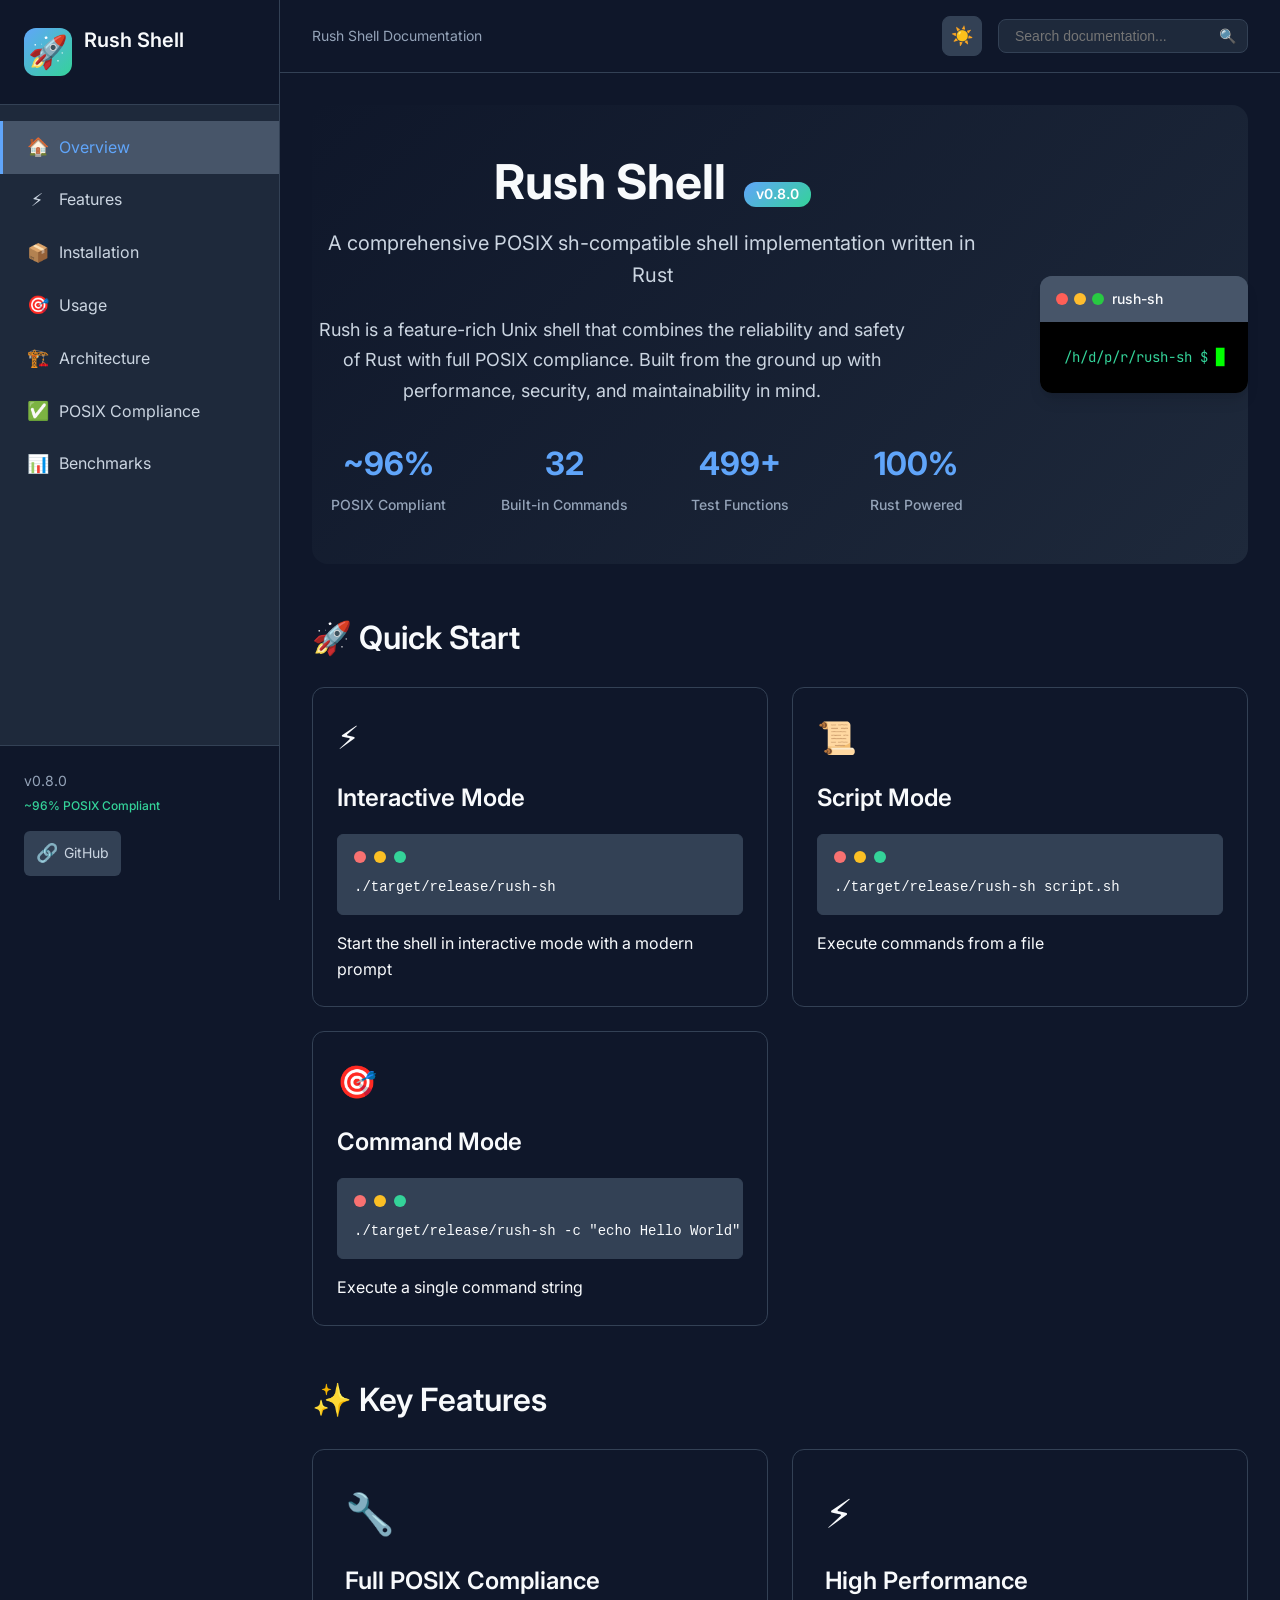
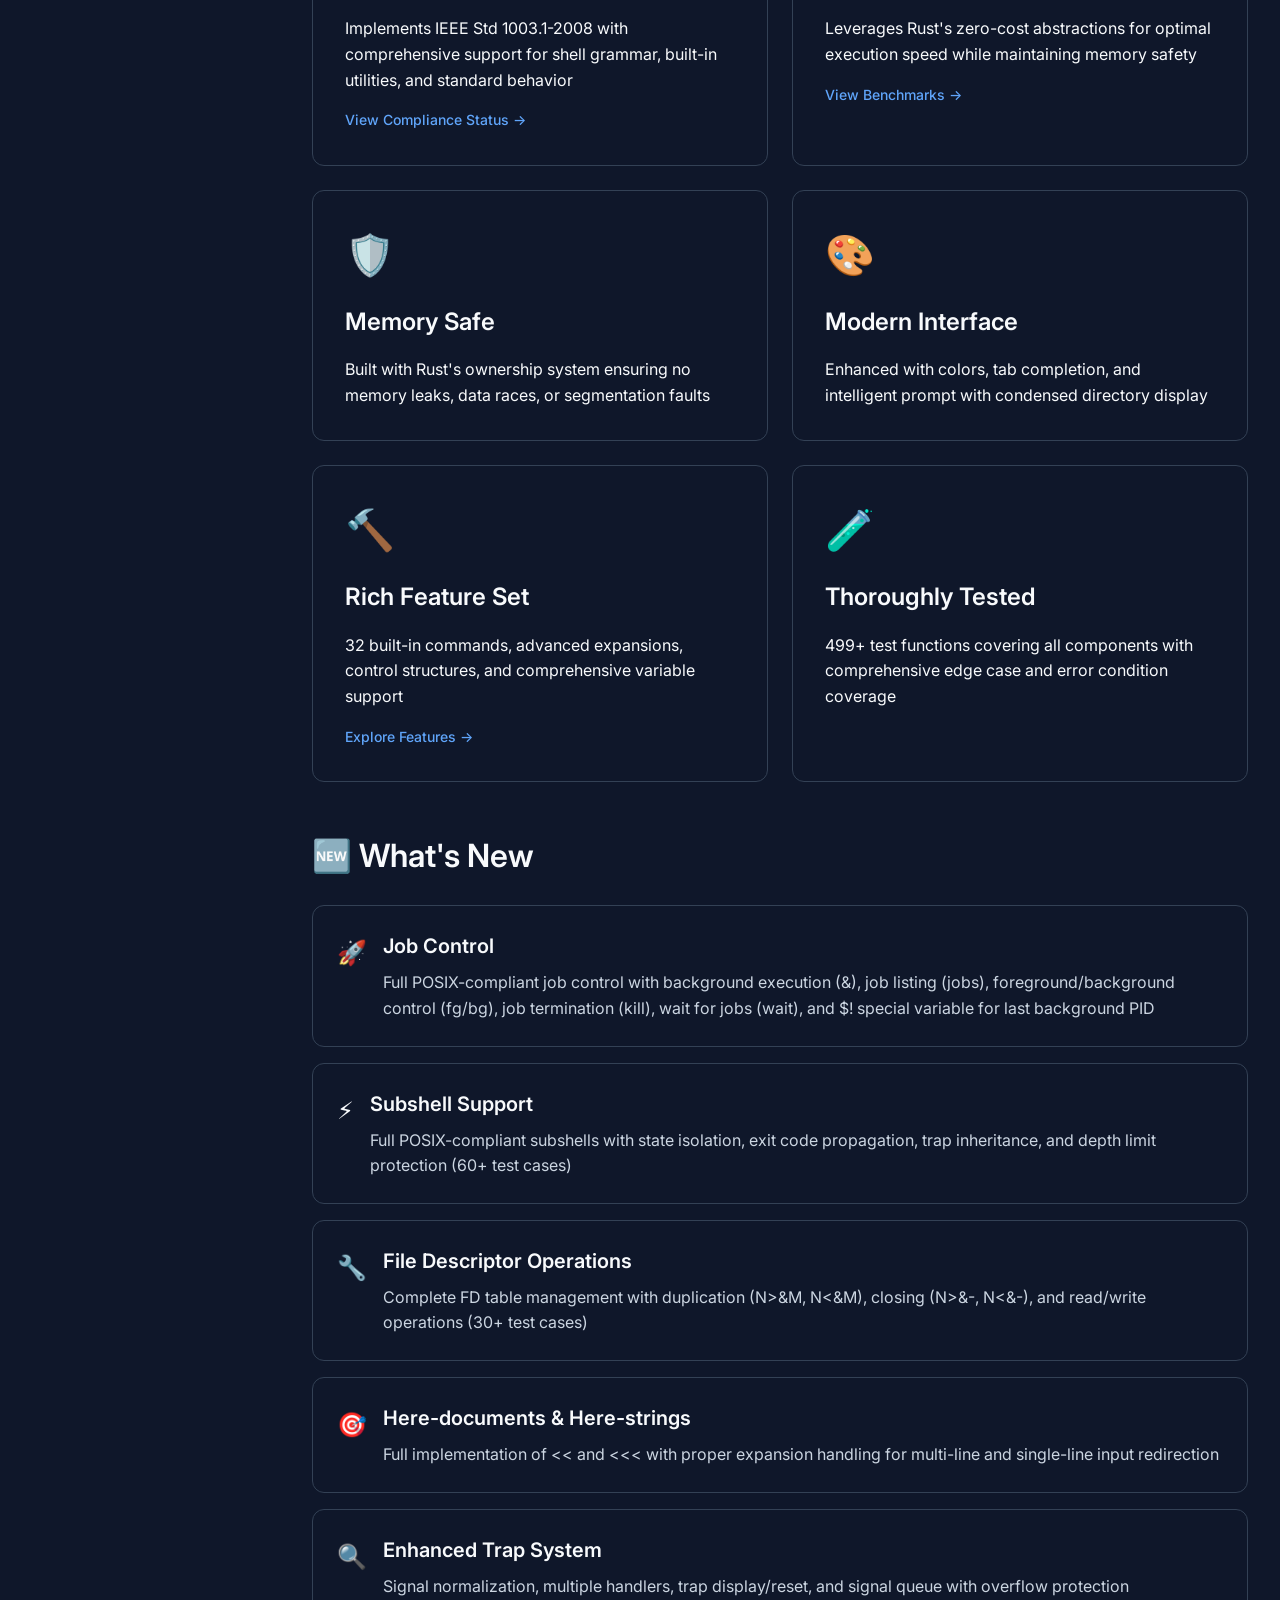
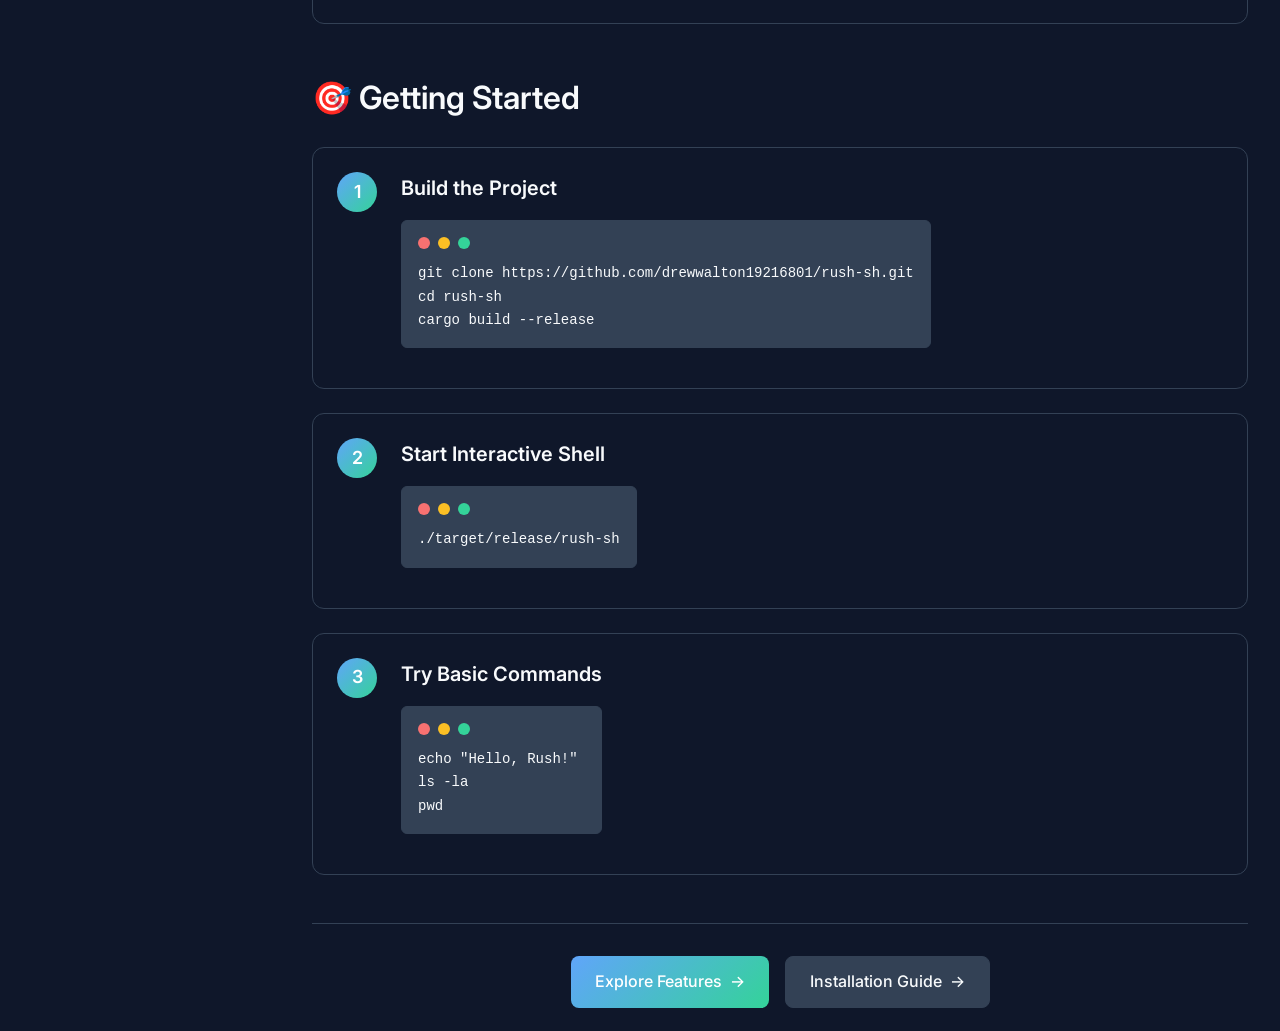
<file: docs/index.html>
<!DOCTYPE html>
<html lang="en">

<head>
    <meta charset="UTF-8">
    <meta name="viewport" content="width=device-width, initial-scale=1.0">
    <title>Rush Shell - A Unix shell written in Rust</title>
    <link rel="stylesheet" href="styles.css">
    <link rel="preconnect" href="https://fonts.googleapis.com">
    <link rel="preconnect" href="https://fonts.gstatic.com" crossorigin>
    <link
        href="https://fonts.googleapis.com/css2?family=JetBrains+Mono:wght@400;500;600&family=Inter:wght@300;400;500;600;700&display=swap"
        rel="stylesheet">
</head>

<body>
    <div class="layout">
        <!-- Sidebar Navigation -->
        <nav class="sidebar" id="sidebar">
            <div class="sidebar-header">
                <div class="logo-container">
                    <div class="logo">🚀</div>
                    <h2>Rush Shell</h2>
                </div>
            </div>

            <div class="sidebar-nav">
                <a href="index.html" class="nav-link active">
                    <span class="nav-icon">🏠</span>
                    <span>Overview</span>
                </a>
                <a href="features.html" class="nav-link">
                    <span class="nav-icon">⚡</span>
                    <span>Features</span>
                </a>
                <a href="installation.html" class="nav-link">
                    <span class="nav-icon">📦</span>
                    <span>Installation</span>
                </a>
                <a href="usage.html" class="nav-link">
                    <span class="nav-icon">🎯</span>
                    <span>Usage</span>
                </a>
                <a href="architecture.html" class="nav-link">
                    <span class="nav-icon">🏗️</span>
                    <span>Architecture</span>
                </a>
                <a href="compliance.html" class="nav-link">
                    <span class="nav-icon">✅</span>
                    <span>POSIX Compliance</span>
                </a>
                <a href="benchmarks.html" class="nav-link">
                    <span class="nav-icon">📊</span>
                    <span>Benchmarks</span>
                </a>
            </div>

            <div class="sidebar-footer">
                <div class="version-info">
                    <span class="version">v0.8.0</span>
                    <span class="status">~96% POSIX Compliant</span>
                </div>
                <div class="external-links">
                    <a href="https://github.com/drewwalton19216801/rush-sh" target="_blank" class="external-link">
                        <span class="nav-icon">🔗</span>
                        <span>GitHub</span>
                    </a>
                </div>
            </div>
        </nav>

        <!-- Main Content -->
        <main class="main-content">
            <!-- Mobile menu button -->
            <button class="mobile-menu-btn" id="mobileMenuBtn">
                <span></span>
                <span></span>
                <span></span>
            </button>

            <!-- Header -->
            <header class="page-header">
                <div class="header-content">
                    <div class="breadcrumb">
                        <span>Rush Shell Documentation</span>
                    </div>
                    <div class="header-actions">
                        <button class="theme-toggle" id="themeToggle">
                            <span class="theme-icon">🌙</span>
                        </button>
                        <div class="search-container">
                            <input type="text" class="search-input" placeholder="Search documentation..."
                                id="searchInput">
                            <span class="search-icon">🔍</span>
                        </div>
                    </div>
                </div>
            </header>

            <!-- Page Content -->
            <div class="page-content">
                <!-- Hero Section -->
                <section class="hero">
                    <div class="hero-content">
                        <div class="hero-text">
                            <h1 class="hero-title">
                                Rush Shell
                                <span class="version-badge">v0.8.0</span>
                            </h1>
                            <p class="hero-subtitle">
                                A comprehensive POSIX sh-compatible shell implementation written in Rust
                            </p>
                            <div class="hero-description">
                                <p>Rush is a feature-rich Unix shell that combines the reliability and safety of Rust
                                    with full POSIX compliance. Built from the ground up with performance, security, and
                                    maintainability in mind.</p>
                            </div>

                            <div class="hero-stats">
                                <div class="stat">
                                    <div class="stat-value">~96%</div>
                                    <div class="stat-label">POSIX Compliant</div>
                                </div>
                                <div class="stat">
                                    <div class="stat-value">32</div>
                                    <div class="stat-label">Built-in Commands</div>
                                </div>
                                <div class="stat">
                                    <div class="stat-value">499+</div>
                                    <div class="stat-label">Test Functions</div>
                                </div>
                                <div class="stat">
                                    <div class="stat-value">100%</div>
                                    <div class="stat-label">Rust Powered</div>
                                </div>
                            </div>
                        </div>

                        <div class="hero-visual">
                            <div class="terminal-demo">
                                <div class="terminal-header">
                                    <div class="terminal-dots">
                                        <span class="dot red"></span>
                                        <span class="dot yellow"></span>
                                        <span class="dot green"></span>
                                    </div>
                                    <div class="terminal-title">rush-sh</div>
                                </div>
                                <div class="terminal-body">
                                    <div class="terminal-prompt">
                                        <span class="prompt-path">/h/d/p/r/rush-sh $</span>
                                        <span class="prompt-cursor">█</span>
                                    </div>
                                </div>
                            </div>
                        </div>
                    </div>
                </section>

                <!-- Quick Start -->
                <section class="quick-start">
                    <h2>🚀 Quick Start</h2>
                    <div class="quick-start-grid">
                        <div class="quick-start-card">
                            <div class="card-icon">⚡</div>
                            <h3>Interactive Mode</h3>
                            <div class="code-block">
                                <pre><code>./target/release/rush-sh</code></pre>
                            </div>
                            <p>Start the shell in interactive mode with a modern prompt</p>
                        </div>

                        <div class="quick-start-card">
                            <div class="card-icon">📜</div>
                            <h3>Script Mode</h3>
                            <div class="code-block">
                                <pre><code>./target/release/rush-sh script.sh</code></pre>
                            </div>
                            <p>Execute commands from a file</p>
                        </div>

                        <div class="quick-start-card">
                            <div class="card-icon">🎯</div>
                            <h3>Command Mode</h3>
                            <div class="code-block">
                                <pre><code>./target/release/rush-sh -c "echo Hello World"</code></pre>
                            </div>
                            <p>Execute a single command string</p>
                        </div>
                    </div>
                </section>

                <!-- Key Features -->
                <section class="key-features">
                    <h2>✨ Key Features</h2>
                    <div class="features-grid">
                        <div class="feature-card">
                            <div class="feature-icon">🔧</div>
                            <h3>Full POSIX Compliance</h3>
                            <p>Implements IEEE Std 1003.1-2008 with comprehensive support for shell grammar, built-in
                                utilities, and standard behavior</p>
                            <a href="compliance.html" class="feature-link">View Compliance Status →</a>
                        </div>

                        <div class="feature-card">
                            <div class="feature-icon">⚡</div>
                            <h3>High Performance</h3>
                            <p>Leverages Rust's zero-cost abstractions for optimal execution speed while maintaining
                                memory safety</p>
                            <a href="benchmarks.html" class="feature-link">View Benchmarks →</a>
                        </div>

                        <div class="feature-card">
                            <div class="feature-icon">🛡️</div>
                            <h3>Memory Safe</h3>
                            <p>Built with Rust's ownership system ensuring no memory leaks, data races, or segmentation
                                faults</p>
                        </div>

                        <div class="feature-card">
                            <div class="feature-icon">🎨</div>
                            <h3>Modern Interface</h3>
                            <p>Enhanced with colors, tab completion, and intelligent prompt with condensed directory
                                display</p>
                        </div>

                        <div class="feature-card">
                            <div class="feature-icon">🔨</div>
                            <h3>Rich Feature Set</h3>
                            <p>32 built-in commands, advanced expansions, control structures, and comprehensive variable
                                support</p>
                            <a href="features.html" class="feature-link">Explore Features →</a>
                        </div>

                        <div class="feature-card">
                            <div class="feature-icon">🧪</div>
                            <h3>Thoroughly Tested</h3>
                            <p>499+ test functions covering all components with comprehensive edge case and error
                                condition coverage</p>
                        </div>
                    </div>
                </section>

                <!-- Recent Updates -->
                <section class="recent-updates">
                    <h2>🆕 What's New</h2>
                    <div class="updates-list">
                        <div class="update-item">
                            <div class="update-badge">🚀</div>
                            <div class="update-content">
                                <h4>Job Control</h4>
                                <p>Full POSIX-compliant job control with background execution (&amp;), job listing (jobs),
                                    foreground/background control (fg/bg), job termination (kill), wait for jobs (wait),
                                    and $! special variable for last background PID</p>
                            </div>
                        </div>

                        <div class="update-item">
                            <div class="update-badge">⚡</div>
                            <div class="update-content">
                                <h4>Subshell Support</h4>
                                <p>Full POSIX-compliant subshells with state isolation, exit code propagation, trap
                                    inheritance, and depth limit protection (60+ test cases)</p>
                            </div>
                        </div>

                        <div class="update-item">
                            <div class="update-badge">🔧</div>
                            <div class="update-content">
                                <h4>File Descriptor Operations</h4>
                                <p>Complete FD table management with duplication (N>&M, N<&M), closing (N>&-, N<&-), and
                                            read/write operations (30+ test cases)</p>
                            </div>
                        </div>

                        <div class="update-item">
                            <div class="update-badge">🎯</div>
                            <div class="update-content">
                                <h4>Here-documents & Here-strings</h4>
                                <p>Full implementation of << and <<< with proper expansion handling for multi-line and
                                        single-line input redirection</p>
                            </div>
                        </div>

                        <div class="update-item">
                            <div class="update-badge">🔍</div>
                            <div class="update-content">
                                <h4>Enhanced Trap System</h4>
                                <p>Signal normalization, multiple handlers, trap display/reset, and signal queue with
                                    overflow protection</p>
                            </div>
                        </div>
                    </div>
                </section>

                <!-- Getting Started -->
                <section class="getting-started">
                    <h2>🎯 Getting Started</h2>
                    <div class="steps-container">
                        <div class="step">
                            <div class="step-number">1</div>
                            <div class="step-content">
                                <h4>Build the Project</h4>
                                <div class="code-block">
                                    <pre><code>git clone https://github.com/drewwalton19216801/rush-sh.git
cd rush-sh
cargo build --release</code></pre>
                                </div>
                            </div>
                        </div>

                        <div class="step">
                            <div class="step-number">2</div>
                            <div class="step-content">
                                <h4>Start Interactive Shell</h4>
                                <div class="code-block">
                                    <pre><code>./target/release/rush-sh</code></pre>
                                </div>
                            </div>
                        </div>

                        <div class="step">
                            <div class="step-number">3</div>
                            <div class="step-content">
                                <h4>Try Basic Commands</h4>
                                <div class="code-block">
                                    <pre><code>echo "Hello, Rush!"
ls -la
pwd</code></pre>
                                </div>
                            </div>
                        </div>
                    </div>
                </section>

                <!-- Navigation Footer -->
                <div class="section-nav">
                    <div class="nav-links">
                        <a href="features.html" class="nav-button primary">
                            <span>Explore Features</span>
                            <span class="nav-arrow">→</span>
                        </a>
                        <a href="installation.html" class="nav-button secondary">
                            <span>Installation Guide</span>
                            <span class="nav-arrow">→</span>
                        </a>
                    </div>
                </div>
            </div>
        </main>
    </div>

    <script src="script.js"></script>
</body>

</html>
</file>
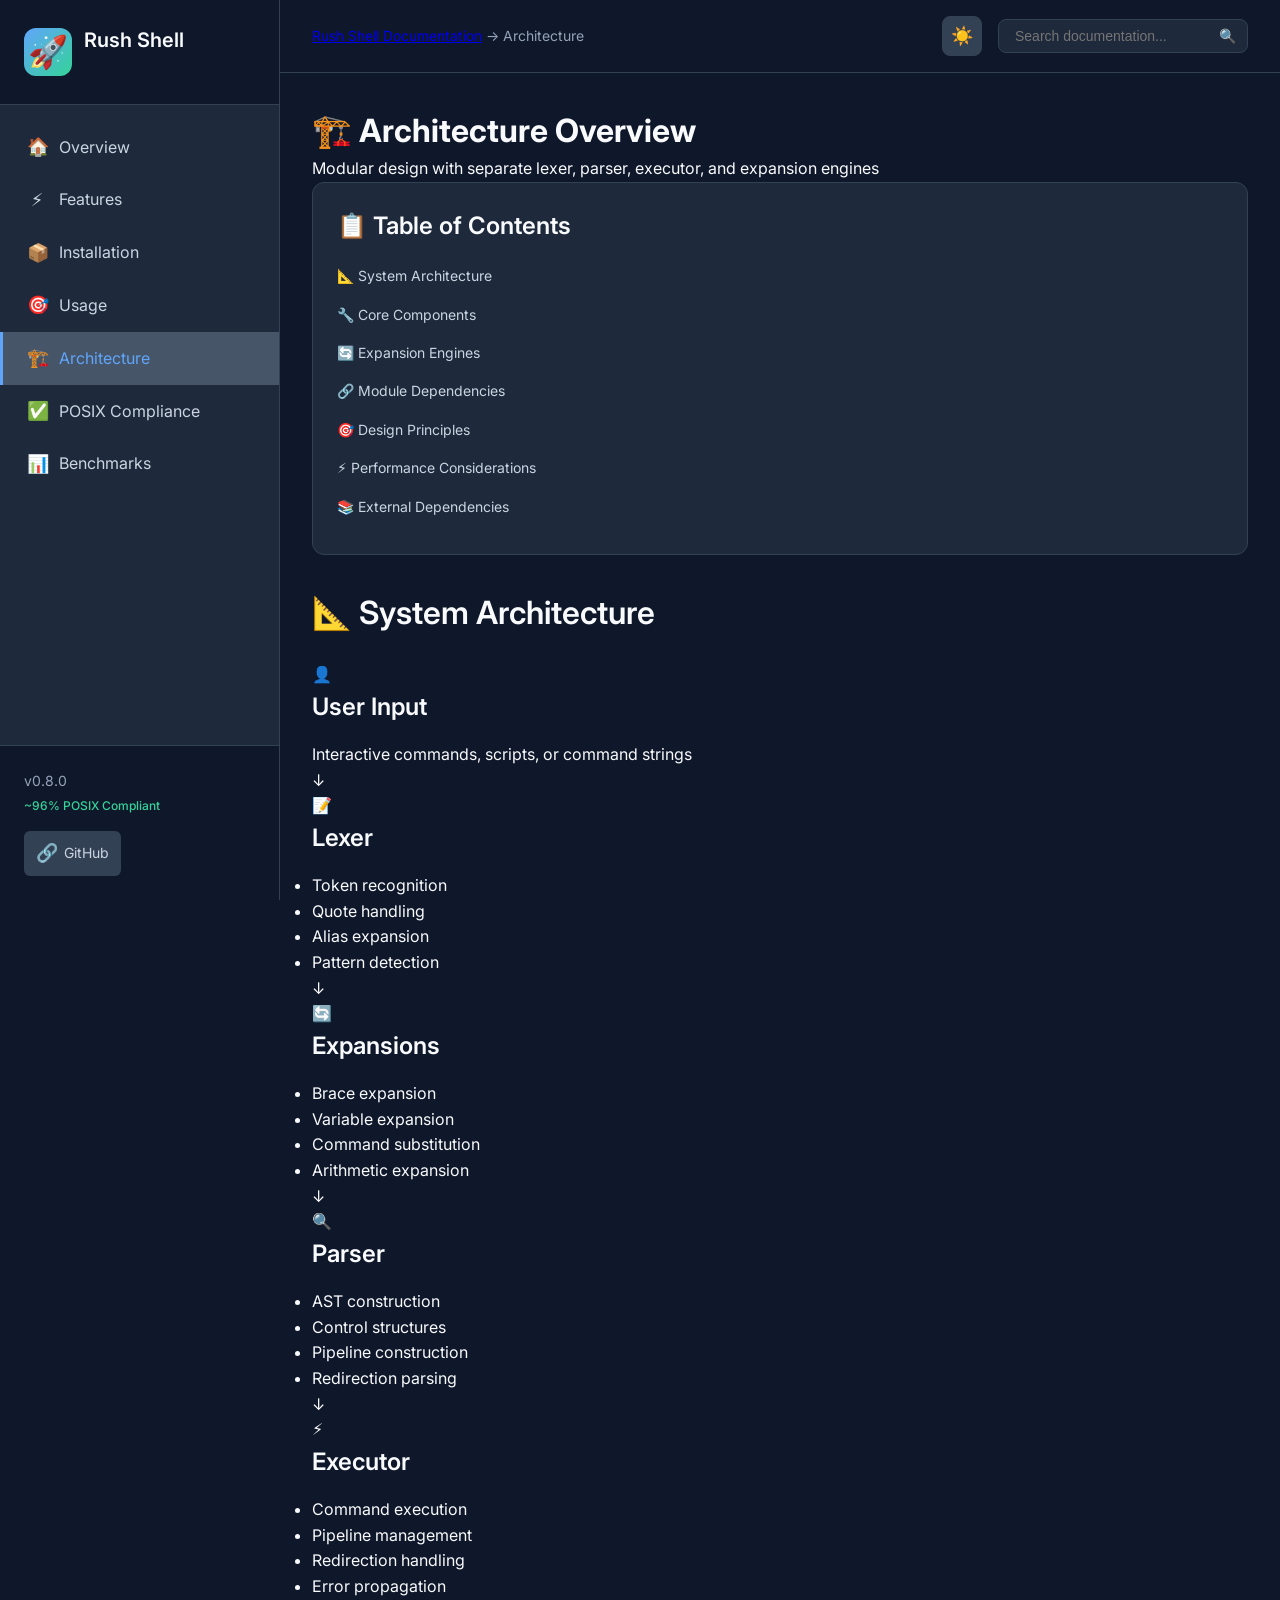
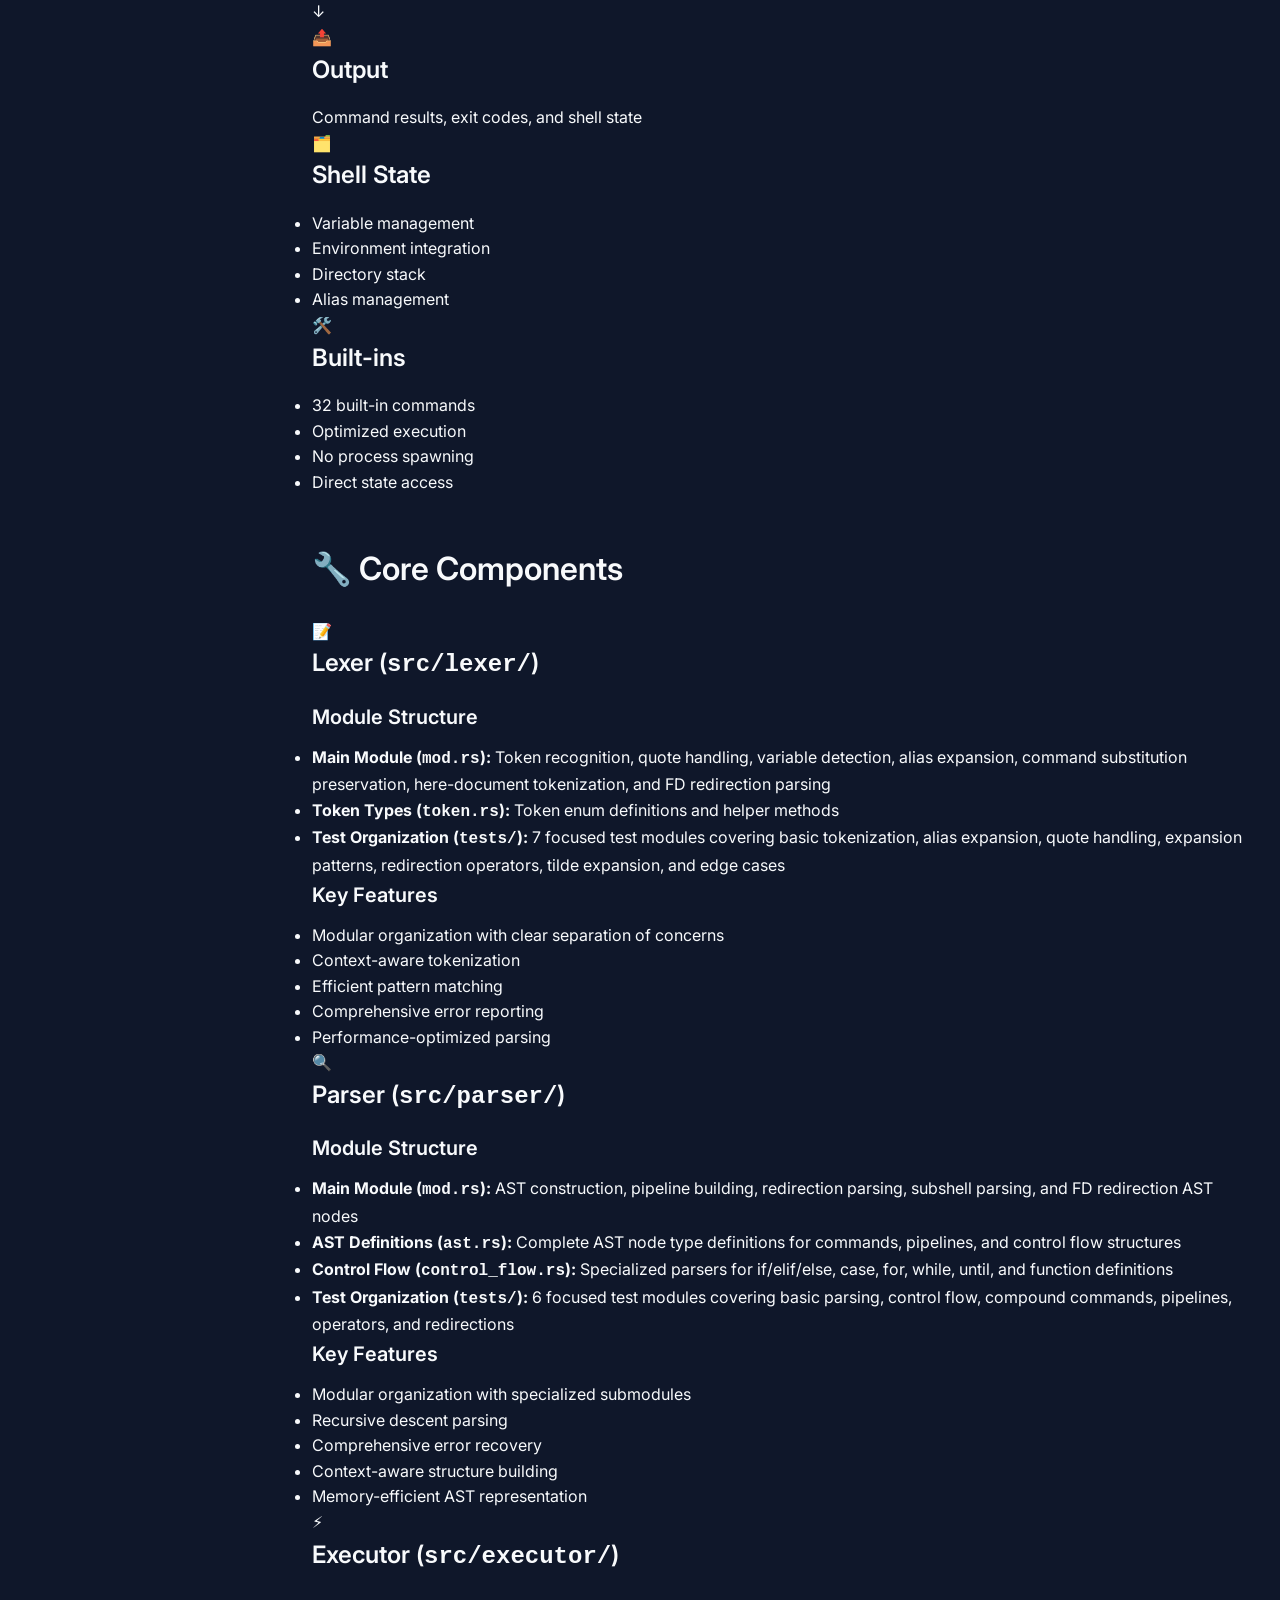
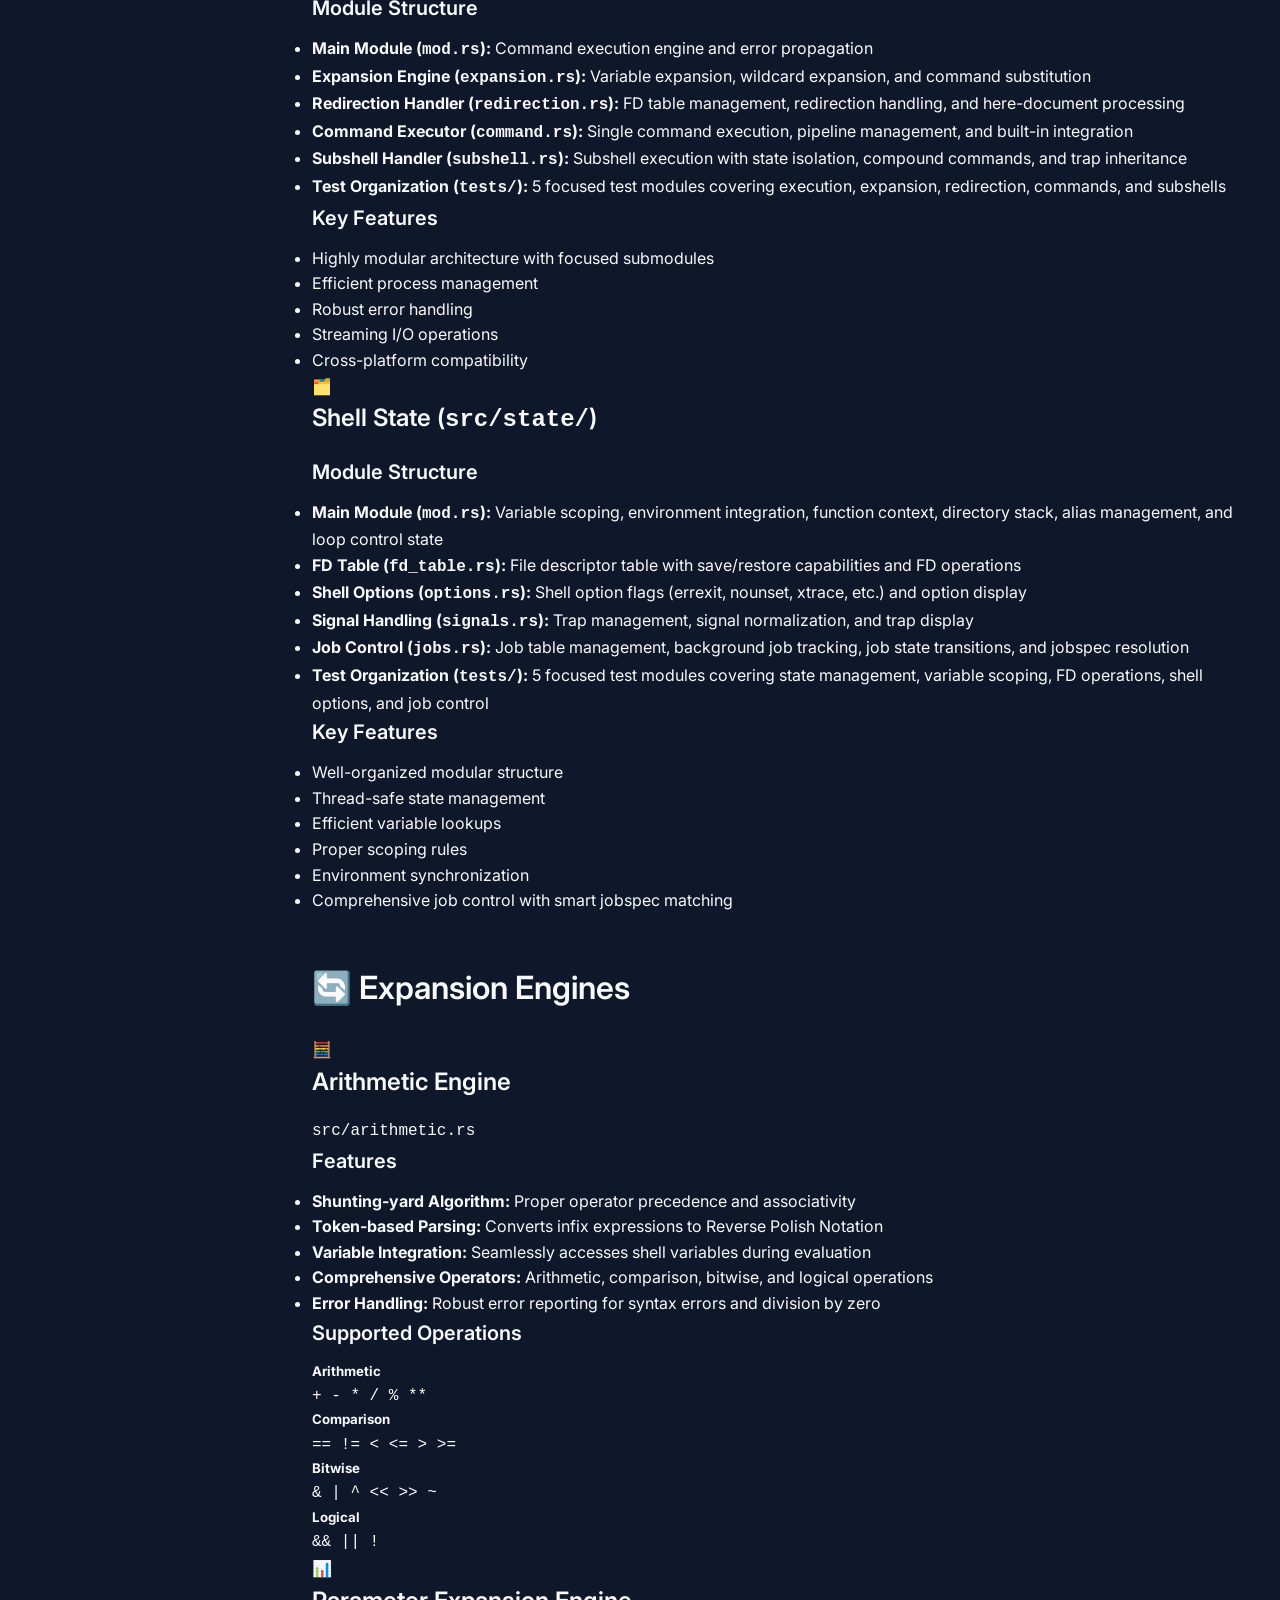
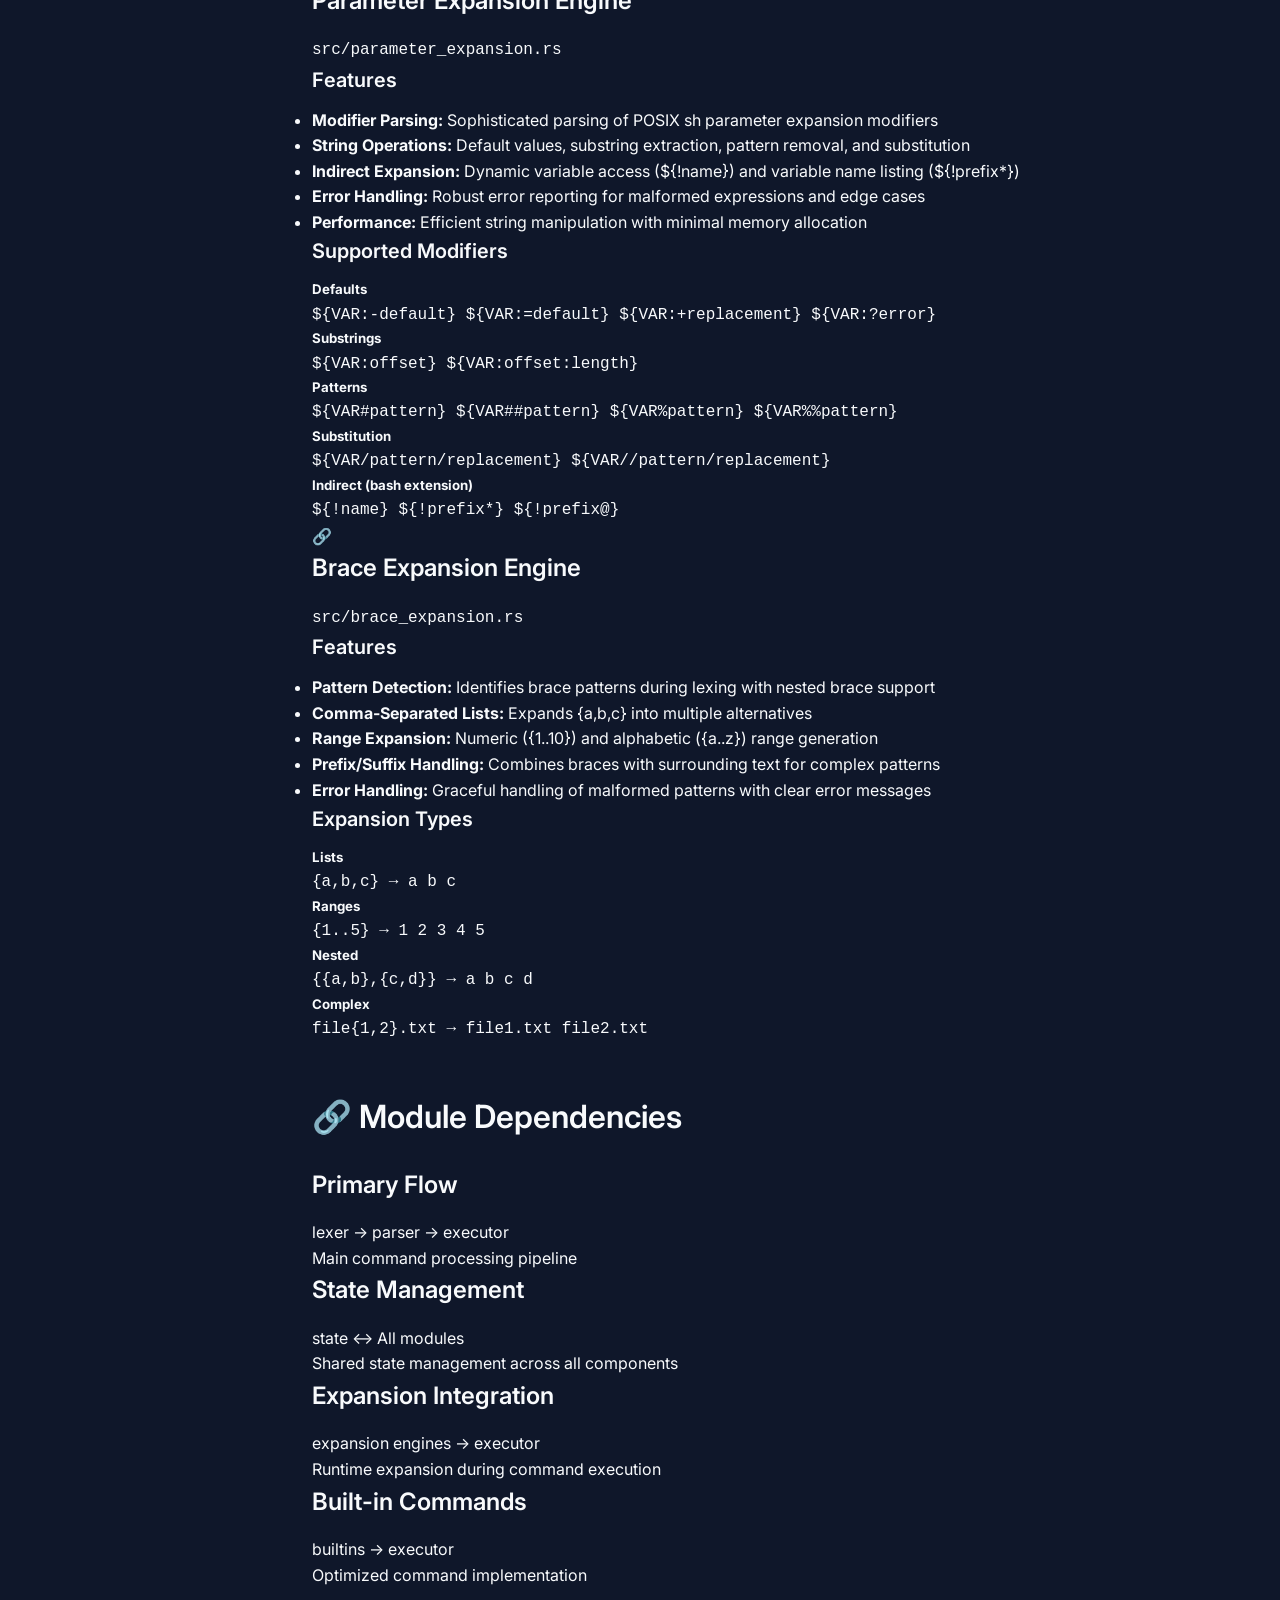
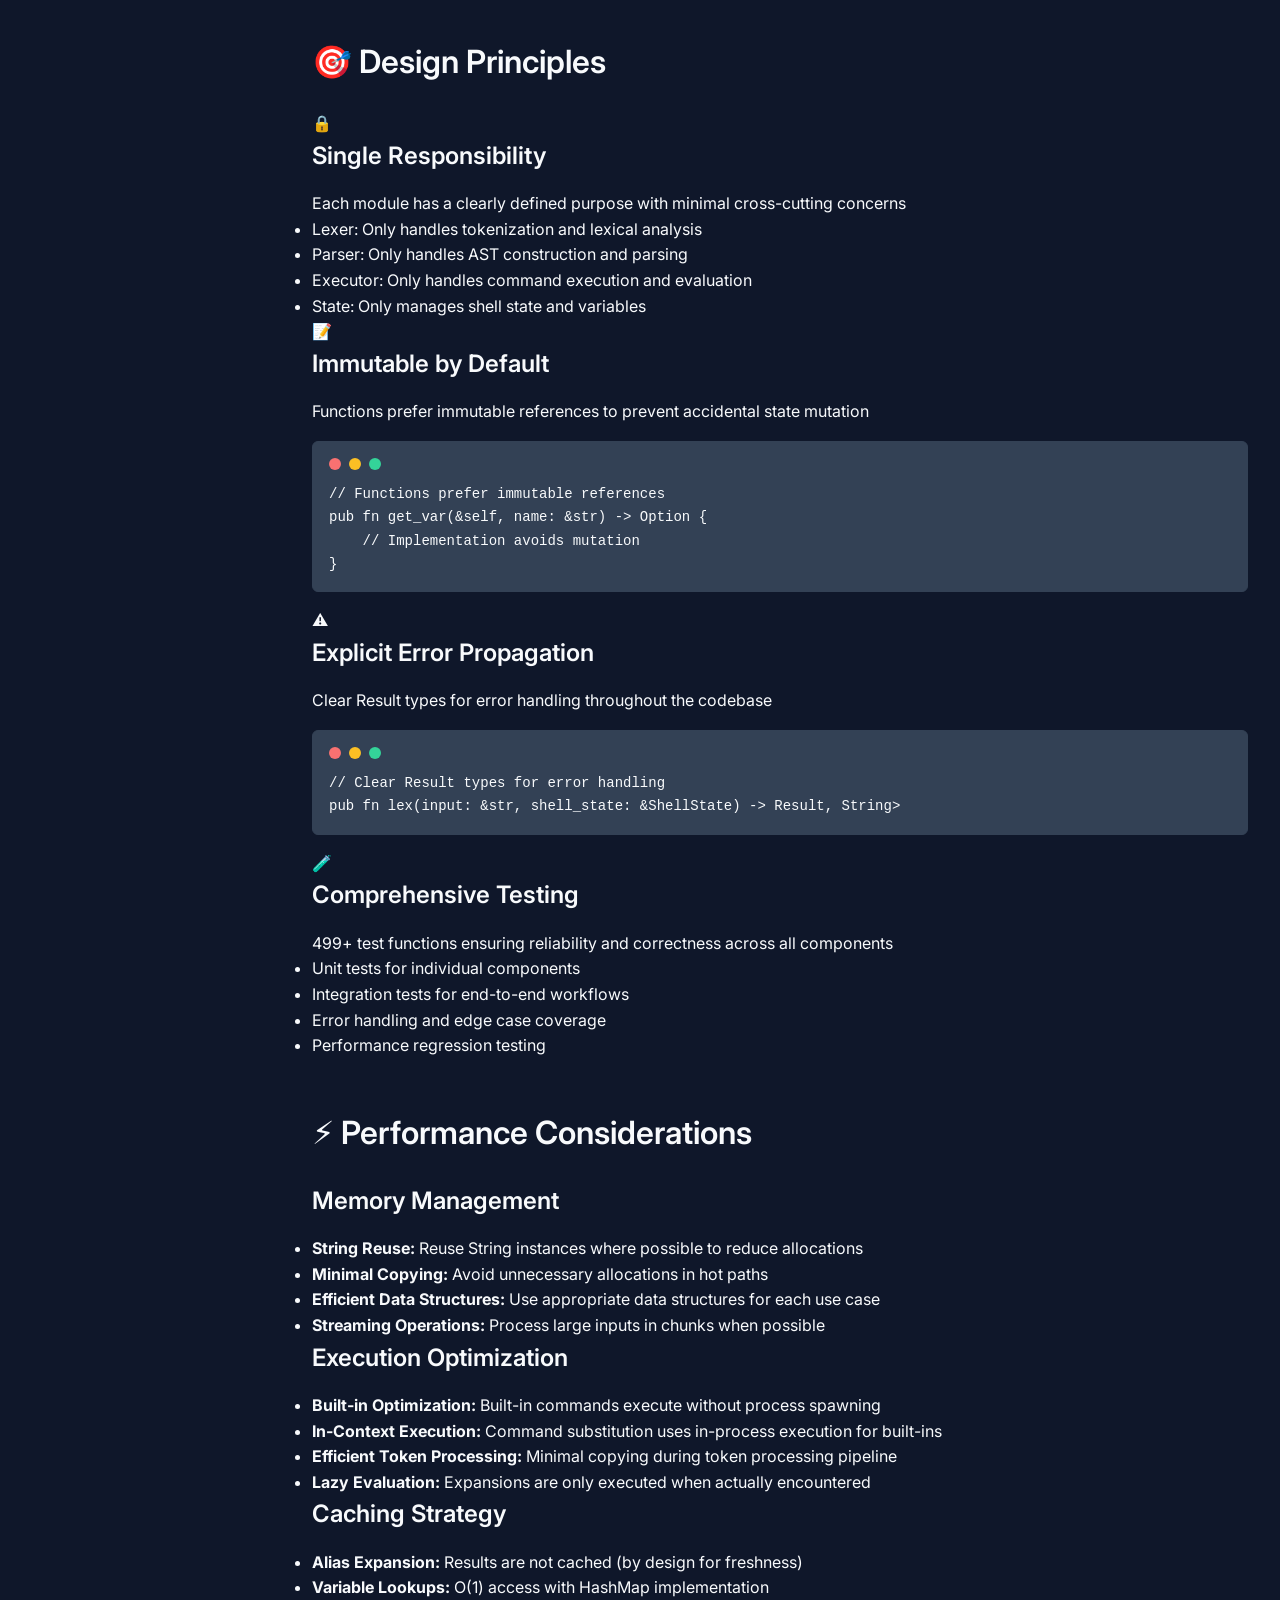
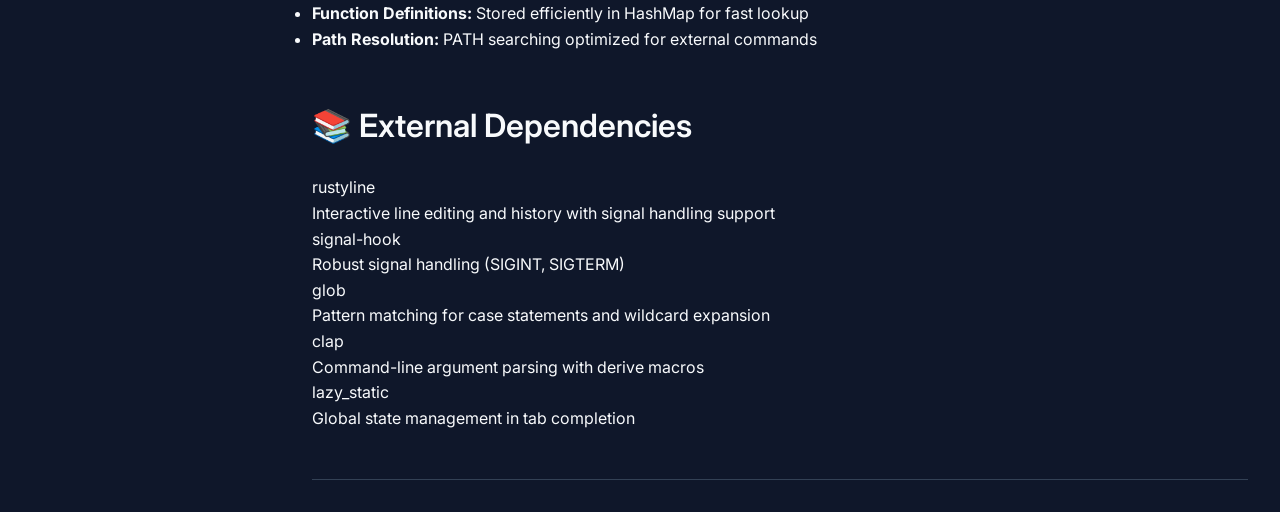
<file: docs/architecture.html>
<!DOCTYPE html>
<html lang="en">

<head>
    <meta charset="UTF-8">
    <meta name="viewport" content="width=device-width, initial-scale=1.0">
    <title>Architecture - Rush Shell Documentation</title>
    <link rel="stylesheet" href="styles.css">
    <link rel="preconnect" href="https://fonts.googleapis.com">
    <link rel="preconnect" href="https://fonts.gstatic.com" crossorigin>
    <link
        href="https://fonts.googleapis.com/css2?family=JetBrains+Mono:wght@400;500;600&family=Inter:wght@300;400;500;600;700&display=swap"
        rel="stylesheet">
</head>

<body>
    <div class="layout">
        <!-- Sidebar Navigation -->
        <nav class="sidebar" id="sidebar">
            <div class="sidebar-header">
                <div class="logo-container">
                    <div class="logo">🚀</div>
                    <h2>Rush Shell</h2>
                </div>
            </div>

            <div class="sidebar-nav">
                <a href="index.html" class="nav-link">
                    <span class="nav-icon">🏠</span>
                    <span>Overview</span>
                </a>
                <a href="features.html" class="nav-link">
                    <span class="nav-icon">⚡</span>
                    <span>Features</span>
                </a>
                <a href="installation.html" class="nav-link">
                    <span class="nav-icon">📦</span>
                    <span>Installation</span>
                </a>
                <a href="usage.html" class="nav-link">
                    <span class="nav-icon">🎯</span>
                    <span>Usage</span>
                </a>
                <a href="architecture.html" class="nav-link active">
                    <span class="nav-icon">🏗️</span>
                    <span>Architecture</span>
                </a>
                <a href="compliance.html" class="nav-link">
                    <span class="nav-icon">✅</span>
                    <span>POSIX Compliance</span>
                </a>
                <a href="benchmarks.html" class="nav-link">
                    <span class="nav-icon">📊</span>
                    <span>Benchmarks</span>
                </a>
            </div>

            <div class="sidebar-footer">
                <div class="version-info">
                    <span class="version">v0.8.0</span>
                    <span class="status">~96% POSIX Compliant</span>
                </div>
                <div class="external-links">
                    <a href="https://github.com/drewwalton19216801/rush-sh" target="_blank" class="external-link">
                        <span class="nav-icon">🔗</span>
                        <span>GitHub</span>
                    </a>
                </div>
            </div>
        </nav>

        <!-- Main Content -->
        <main class="main-content">
            <!-- Mobile menu button -->
            <button class="mobile-menu-btn" id="mobileMenuBtn">
                <span></span>
                <span></span>
                <span></span>
            </button>

            <!-- Header -->
            <header class="page-header">
                <div class="header-content">
                    <div class="breadcrumb">
                        <a href="index.html">Rush Shell Documentation</a> → <span>Architecture</span>
                    </div>
                    <div class="header-actions">
                        <button class="theme-toggle" id="themeToggle">
                            <span class="theme-icon">🌙</span>
                        </button>
                        <div class="search-container">
                            <input type="text" class="search-input" placeholder="Search documentation..."
                                id="searchInput">
                            <span class="search-icon">🔍</span>
                        </div>
                    </div>
                </div>
            </header>

            <!-- Page Content -->
            <div class="page-content">
                <div class="architecture-hero">
                    <h1>🏗️ Architecture Overview</h1>
                    <p>Modular design with separate lexer, parser, executor, and expansion engines</p>
                </div>

                <!-- Architecture Diagram -->
                <section id="architecture-diagram">
                    <h2>📐 System Architecture</h2>

                    <div class="architecture-diagram">
                        <div class="diagram-container">
                            <!-- Input/Output -->
                            <div class="component user-input">
                                <div class="component-header">
                                    <div class="component-icon">👤</div>
                                    <h3>User Input</h3>
                                </div>
                                <div class="component-content">
                                    <p>Interactive commands, scripts, or command strings</p>
                                </div>
                            </div>

                            <!-- Main Pipeline -->
                            <div class="pipeline">
                                <div class="pipeline-arrow">↓</div>

                                <div class="component lexer">
                                    <div class="component-header">
                                        <div class="component-icon">📝</div>
                                        <h3>Lexer</h3>
                                    </div>
                                    <div class="component-content">
                                        <ul>
                                            <li>Token recognition</li>
                                            <li>Quote handling</li>
                                            <li>Alias expansion</li>
                                            <li>Pattern detection</li>
                                        </ul>
                                    </div>
                                </div>

                                <div class="pipeline-arrow">↓</div>

                                <div class="component expansions">
                                    <div class="component-header">
                                        <div class="component-icon">🔄</div>
                                        <h3>Expansions</h3>
                                    </div>
                                    <div class="component-content">
                                        <ul>
                                            <li>Brace expansion</li>
                                            <li>Variable expansion</li>
                                            <li>Command substitution</li>
                                            <li>Arithmetic expansion</li>
                                        </ul>
                                    </div>
                                </div>

                                <div class="pipeline-arrow">↓</div>

                                <div class="component parser">
                                    <div class="component-header">
                                        <div class="component-icon">🔍</div>
                                        <h3>Parser</h3>
                                    </div>
                                    <div class="component-content">
                                        <ul>
                                            <li>AST construction</li>
                                            <li>Control structures</li>
                                            <li>Pipeline construction</li>
                                            <li>Redirection parsing</li>
                                        </ul>
                                    </div>
                                </div>

                                <div class="pipeline-arrow">↓</div>

                                <div class="component executor">
                                    <div class="component-header">
                                        <div class="component-icon">⚡</div>
                                        <h3>Executor</h3>
                                    </div>
                                    <div class="component-content">
                                        <ul>
                                            <li>Command execution</li>
                                            <li>Pipeline management</li>
                                            <li>Redirection handling</li>
                                            <li>Error propagation</li>
                                        </ul>
                                    </div>
                                </div>

                                <div class="pipeline-arrow">↓</div>

                                <div class="component output">
                                    <div class="component-header">
                                        <div class="component-icon">📤</div>
                                        <h3>Output</h3>
                                    </div>
                                    <div class="component-content">
                                        <p>Command results, exit codes, and shell state</p>
                                    </div>
                                </div>
                            </div>

                            <!-- Supporting Components -->
                            <div class="supporting-components">
                                <div class="support-left">
                                    <div class="component state">
                                        <div class="component-header">
                                            <div class="component-icon">🗂️</div>
                                            <h3>Shell State</h3>
                                        </div>
                                        <div class="component-content">
                                            <ul>
                                                <li>Variable management</li>
                                                <li>Environment integration</li>
                                                <li>Directory stack</li>
                                                <li>Alias management</li>
                                            </ul>
                                        </div>
                                    </div>
                                </div>

                                <div class="support-right">
                                    <div class="component builtins">
                                        <div class="component-header">
                                            <div class="component-icon">🛠️</div>
                                            <h3>Built-ins</h3>
                                        </div>
                                        <div class="component-content">
                                            <ul>
                                                <li>32 built-in commands</li>
                                                <li>Optimized execution</li>
                                                <li>No process spawning</li>
                                                <li>Direct state access</li>
                                            </ul>
                                        </div>
                                    </div>
                                </div>
                            </div>
                        </div>
                    </div>
                </section>

                <!-- Core Components -->
                <section id="core-components">
                    <h2>🔧 Core Components</h2>

                    <div class="components-grid">
                        <div class="component-card">
                            <div class="component-header">
                                <div class="component-icon">📝</div>
                                <h3>Lexer (<code>src/lexer/</code>)</h3>
                            </div>
                            <div class="component-details">
                                <h4>Module Structure</h4>
                                <ul>
                                    <li><strong>Main Module (<code>mod.rs</code>):</strong> Token recognition, quote
                                        handling, variable detection, alias expansion, command substitution
                                        preservation, here-document tokenization, and FD redirection parsing</li>
                                    <li><strong>Token Types (<code>token.rs</code>):</strong> Token enum definitions and
                                        helper methods</li>
                                    <li><strong>Test Organization (<code>tests/</code>):</strong> 7 focused test modules
                                        covering basic tokenization, alias expansion, quote handling, expansion
                                        patterns, redirection operators, tilde expansion, and edge cases</li>
                                </ul>

                                <h4>Key Features</h4>
                                <ul>
                                    <li>Modular organization with clear separation of concerns</li>
                                    <li>Context-aware tokenization</li>
                                    <li>Efficient pattern matching</li>
                                    <li>Comprehensive error reporting</li>
                                    <li>Performance-optimized parsing</li>
                                </ul>
                            </div>
                        </div>

                        <div class="component-card">
                            <div class="component-header">
                                <div class="component-icon">🔍</div>
                                <h3>Parser (<code>src/parser/</code>)</h3>
                            </div>
                            <div class="component-details">
                                <h4>Module Structure</h4>
                                <ul>
                                    <li><strong>Main Module (<code>mod.rs</code>):</strong> AST construction, pipeline
                                        building, redirection parsing, subshell parsing, and FD redirection AST nodes
                                    </li>
                                    <li><strong>AST Definitions (<code>ast.rs</code>):</strong> Complete AST node type
                                        definitions for commands, pipelines, and control flow structures</li>
                                    <li><strong>Control Flow (<code>control_flow.rs</code>):</strong> Specialized
                                        parsers for if/elif/else, case, for, while, until, and function definitions</li>
                                    <li><strong>Test Organization (<code>tests/</code>):</strong> 6 focused test modules
                                        covering basic parsing, control flow, compound commands, pipelines, operators,
                                        and redirections</li>
                                </ul>

                                <h4>Key Features</h4>
                                <ul>
                                    <li>Modular organization with specialized submodules</li>
                                    <li>Recursive descent parsing</li>
                                    <li>Comprehensive error recovery</li>
                                    <li>Context-aware structure building</li>
                                    <li>Memory-efficient AST representation</li>
                                </ul>
                            </div>
                        </div>

                        <div class="component-card">
                            <div class="component-header">
                                <div class="component-icon">⚡</div>
                                <h3>Executor (<code>src/executor/</code>)</h3>
                            </div>
                            <div class="component-details">
                                <h4>Module Structure</h4>
                                <ul>
                                    <li><strong>Main Module (<code>mod.rs</code>):</strong> Command execution engine and
                                        error propagation</li>
                                    <li><strong>Expansion Engine (<code>expansion.rs</code>):</strong> Variable
                                        expansion, wildcard expansion, and command substitution</li>
                                    <li><strong>Redirection Handler (<code>redirection.rs</code>):</strong> FD table
                                        management, redirection handling, and here-document processing</li>
                                    <li><strong>Command Executor (<code>command.rs</code>):</strong> Single command
                                        execution, pipeline management, and built-in integration</li>
                                    <li><strong>Subshell Handler (<code>subshell.rs</code>):</strong> Subshell execution
                                        with state isolation, compound commands, and trap inheritance</li>
                                    <li><strong>Test Organization (<code>tests/</code>):</strong> 5 focused test modules
                                        covering execution, expansion, redirection, commands, and subshells</li>
                                </ul>

                                <h4>Key Features</h4>
                                <ul>
                                    <li>Highly modular architecture with focused submodules</li>
                                    <li>Efficient process management</li>
                                    <li>Robust error handling</li>
                                    <li>Streaming I/O operations</li>
                                    <li>Cross-platform compatibility</li>
                                </ul>
                            </div>
                        </div>

                        <div class="component-card">
                            <div class="component-header">
                                <div class="component-icon">🗂️</div>
                                <h3>Shell State (<code>src/state/</code>)</h3>
                            </div>
                            <div class="component-details">
                                <h4>Module Structure</h4>
                                <ul>
                                    <li><strong>Main Module (<code>mod.rs</code>):</strong> Variable scoping,
                                        environment integration, function context, directory stack, alias management,
                                        and loop control state</li>
                                    <li><strong>FD Table (<code>fd_table.rs</code>):</strong> File descriptor table with
                                        save/restore capabilities and FD operations</li>
                                    <li><strong>Shell Options (<code>options.rs</code>):</strong> Shell option flags
                                        (errexit, nounset, xtrace, etc.) and option display</li>
                                    <li><strong>Signal Handling (<code>signals.rs</code>):</strong> Trap management,
                                        signal normalization, and trap display</li>
                                    <li><strong>Job Control (<code>jobs.rs</code>):</strong> Job table management,
                                        background job tracking, job state transitions, and jobspec resolution</li>
                                    <li><strong>Test Organization (<code>tests/</code>):</strong> 5 focused test modules
                                        covering state management, variable scoping, FD operations, shell options, and
                                        job control</li>
                                </ul>

                                <h4>Key Features</h4>
                                <ul>
                                    <li>Well-organized modular structure</li>
                                    <li>Thread-safe state management</li>
                                    <li>Efficient variable lookups</li>
                                    <li>Proper scoping rules</li>
                                    <li>Environment synchronization</li>
                                    <li>Comprehensive job control with smart jobspec matching</li>
                                </ul>
                            </div>
                        </div>
                    </div>
                </section>

                <!-- Expansion Engines -->
                <section id="expansion-engines">
                    <h2>🔄 Expansion Engines</h2>

                    <div class="engines-grid">
                        <div class="engine-card">
                            <div class="engine-header">
                                <div class="engine-icon">🧮</div>
                                <h3>Arithmetic Engine</h3>
                                <p><code>src/arithmetic.rs</code></p>
                            </div>
                            <div class="engine-details">
                                <h4>Features</h4>
                                <ul>
                                    <li><strong>Shunting-yard Algorithm:</strong> Proper operator precedence and
                                        associativity</li>
                                    <li><strong>Token-based Parsing:</strong> Converts infix expressions to Reverse
                                        Polish Notation</li>
                                    <li><strong>Variable Integration:</strong> Seamlessly accesses shell variables
                                        during evaluation</li>
                                    <li><strong>Comprehensive Operators:</strong> Arithmetic, comparison, bitwise, and
                                        logical operations</li>
                                    <li><strong>Error Handling:</strong> Robust error reporting for syntax errors and
                                        division by zero</li>
                                </ul>

                                <h4>Supported Operations</h4>
                                <div class="operations">
                                    <div class="operation-group">
                                        <h5>Arithmetic</h5>
                                        <code>+ - * / % **</code>
                                    </div>
                                    <div class="operation-group">
                                        <h5>Comparison</h5>
                                        <code>== != < <= > >=</code>
                                    </div>
                                    <div class="operation-group">
                                        <h5>Bitwise</h5>
                                        <code>& | ^ << >> ~</code>
                                    </div>
                                    <div class="operation-group">
                                        <h5>Logical</h5>
                                        <code>&& || !</code>
                                    </div>
                                </div>
                            </div>
                        </div>

                        <div class="engine-card">
                            <div class="engine-header">
                                <div class="engine-icon">📊</div>
                                <h3>Parameter Expansion Engine</h3>
                                <p><code>src/parameter_expansion.rs</code></p>
                            </div>
                            <div class="engine-details">
                                <h4>Features</h4>
                                <ul>
                                    <li><strong>Modifier Parsing:</strong> Sophisticated parsing of POSIX sh parameter
                                        expansion modifiers</li>
                                    <li><strong>String Operations:</strong> Default values, substring extraction,
                                        pattern removal, and substitution</li>
                                    <li><strong>Indirect Expansion:</strong> Dynamic variable access (${!name}) and
                                        variable name listing (${!prefix*})</li>
                                    <li><strong>Error Handling:</strong> Robust error reporting for malformed
                                        expressions and edge cases</li>
                                    <li><strong>Performance:</strong> Efficient string manipulation with minimal memory
                                        allocation</li>
                                </ul>

                                <h4>Supported Modifiers</h4>
                                <div class="modifiers">
                                    <div class="modifier-group">
                                        <h5>Defaults</h5>
                                        <code>${VAR:-default} ${VAR:=default} ${VAR:+replacement} ${VAR:?error}</code>
                                    </div>
                                    <div class="modifier-group">
                                        <h5>Substrings</h5>
                                        <code>${VAR:offset} ${VAR:offset:length}</code>
                                    </div>
                                    <div class="modifier-group">
                                        <h5>Patterns</h5>
                                        <code>${VAR#pattern} ${VAR##pattern} ${VAR%pattern} ${VAR%%pattern}</code>
                                    </div>
                                    <div class="modifier-group">
                                        <h5>Substitution</h5>
                                        <code>${VAR/pattern/replacement} ${VAR//pattern/replacement}</code>
                                    </div>
                                    <div class="modifier-group">
                                        <h5>Indirect (bash extension)</h5>
                                        <code>${!name} ${!prefix*} ${!prefix@}</code>
                                    </div>
                                </div>
                            </div>
                        </div>

                        <div class="engine-card">
                            <div class="engine-header">
                                <div class="engine-icon">🔗</div>
                                <h3>Brace Expansion Engine</h3>
                                <p><code>src/brace_expansion.rs</code></p>
                            </div>
                            <div class="engine-details">
                                <h4>Features</h4>
                                <ul>
                                    <li><strong>Pattern Detection:</strong> Identifies brace patterns during lexing with
                                        nested brace support</li>
                                    <li><strong>Comma-Separated Lists:</strong> Expands {a,b,c} into multiple
                                        alternatives</li>
                                    <li><strong>Range Expansion:</strong> Numeric ({1..10}) and alphabetic ({a..z})
                                        range generation</li>
                                    <li><strong>Prefix/Suffix Handling:</strong> Combines braces with surrounding text
                                        for complex patterns</li>
                                    <li><strong>Error Handling:</strong> Graceful handling of malformed patterns with
                                        clear error messages</li>
                                </ul>

                                <h4>Expansion Types</h4>
                                <div class="expansion-types">
                                    <div class="expansion-example">
                                        <h5>Lists</h5>
                                        <code>{a,b,c} → a b c</code>
                                    </div>
                                    <div class="expansion-example">
                                        <h5>Ranges</h5>
                                        <code>{1..5} → 1 2 3 4 5</code>
                                    </div>
                                    <div class="expansion-example">
                                        <h5>Nested</h5>
                                        <code>{{a,b},{c,d}} → a b c d</code>
                                    </div>
                                    <div class="expansion-example">
                                        <h5>Complex</h5>
                                        <code>file{1,2}.txt → file1.txt file2.txt</code>
                                    </div>
                                </div>
                            </div>
                        </div>
                    </div>
                </section>

                <!-- Module Dependencies -->
                <section id="module-dependencies">
                    <h2>🔗 Module Dependencies</h2>

                    <div class="dependencies-container">
                        <div class="dependency-flow">
                            <h3>Primary Flow</h3>
                            <div class="flow-diagram">
                                <div class="flow-item">
                                    <span class="flow-component">lexer</span>
                                    <span class="flow-arrow">→</span>
                                    <span class="flow-component">parser</span>
                                    <span class="flow-arrow">→</span>
                                    <span class="flow-component">executor</span>
                                </div>
                                <p class="flow-description">Main command processing pipeline</p>
                            </div>
                        </div>

                        <div class="dependency-flow">
                            <h3>State Management</h3>
                            <div class="flow-diagram">
                                <div class="flow-item">
                                    <span class="flow-component">state</span>
                                    <span class="flow-arrow">↔</span>
                                    <span class="flow-component">All modules</span>
                                </div>
                                <p class="flow-description">Shared state management across all components</p>
                            </div>
                        </div>

                        <div class="dependency-flow">
                            <h3>Expansion Integration</h3>
                            <div class="flow-diagram">
                                <div class="flow-item">
                                    <span class="flow-component">expansion engines</span>
                                    <span class="flow-arrow">→</span>
                                    <span class="flow-component">executor</span>
                                </div>
                                <p class="flow-description">Runtime expansion during command execution</p>
                            </div>
                        </div>

                        <div class="dependency-flow">
                            <h3>Built-in Commands</h3>
                            <div class="flow-diagram">
                                <div class="flow-item">
                                    <span class="flow-component">builtins</span>
                                    <span class="flow-arrow">→</span>
                                    <span class="flow-component">executor</span>
                                </div>
                                <p class="flow-description">Optimized command implementation</p>
                            </div>
                        </div>
                    </div>
                </section>

                <!-- Design Principles -->
                <section id="design-principles">
                    <h2>🎯 Design Principles</h2>

                    <div class="principles-grid">
                        <div class="principle-card">
                            <div class="principle-icon">🔒</div>
                            <h3>Single Responsibility</h3>
                            <p>Each module has a clearly defined purpose with minimal cross-cutting concerns</p>
                            <ul>
                                <li>Lexer: Only handles tokenization and lexical analysis</li>
                                <li>Parser: Only handles AST construction and parsing</li>
                                <li>Executor: Only handles command execution and evaluation</li>
                                <li>State: Only manages shell state and variables</li>
                            </ul>
                        </div>

                        <div class="principle-card">
                            <div class="principle-icon">📝</div>
                            <h3>Immutable by Default</h3>
                            <p>Functions prefer immutable references to prevent accidental state mutation</p>
                            <div class="code-block">
                                <pre><code>// Functions prefer immutable references
pub fn get_var(&self, name: &str) -> Option<String> {
    // Implementation avoids mutation
}</code></pre>
                            </div>
                        </div>

                        <div class="principle-card">
                            <div class="principle-icon">⚠️</div>
                            <h3>Explicit Error Propagation</h3>
                            <p>Clear Result types for error handling throughout the codebase</p>
                            <div class="code-block">
                                <pre><code>// Clear Result types for error handling
pub fn lex(input: &str, shell_state: &ShellState) -> Result<Vec<Token>, String></code></pre>
                            </div>
                        </div>

                        <div class="principle-card">
                            <div class="principle-icon">🧪</div>
                            <h3>Comprehensive Testing</h3>
                            <p>499+ test functions ensuring reliability and correctness across all components</p>
                            <ul>
                                <li>Unit tests for individual components</li>
                                <li>Integration tests for end-to-end workflows</li>
                                <li>Error handling and edge case coverage</li>
                                <li>Performance regression testing</li>
                            </ul>
                        </div>
                    </div>
                </section>

                <!-- Performance Considerations -->
                <section id="performance">
                    <h2>⚡ Performance Considerations</h2>

                    <div class="performance-sections">
                        <div class="performance-section">
                            <h3>Memory Management</h3>
                            <ul>
                                <li><strong>String Reuse:</strong> Reuse String instances where possible to reduce
                                    allocations</li>
                                <li><strong>Minimal Copying:</strong> Avoid unnecessary allocations in hot paths</li>
                                <li><strong>Efficient Data Structures:</strong> Use appropriate data structures for each
                                    use case</li>
                                <li><strong>Streaming Operations:</strong> Process large inputs in chunks when possible
                                </li>
                            </ul>
                        </div>

                        <div class="performance-section">
                            <h3>Execution Optimization</h3>
                            <ul>
                                <li><strong>Built-in Optimization:</strong> Built-in commands execute without process
                                    spawning</li>
                                <li><strong>In-Context Execution:</strong> Command substitution uses in-process
                                    execution for built-ins</li>
                                <li><strong>Efficient Token Processing:</strong> Minimal copying during token processing
                                    pipeline</li>
                                <li><strong>Lazy Evaluation:</strong> Expansions are only executed when actually
                                    encountered</li>
                            </ul>
                        </div>

                        <div class="performance-section">
                            <h3>Caching Strategy</h3>
                            <ul>
                                <li><strong>Alias Expansion:</strong> Results are not cached (by design for freshness)
                                </li>
                                <li><strong>Variable Lookups:</strong> O(1) access with HashMap implementation</li>
                                <li><strong>Function Definitions:</strong> Stored efficiently in HashMap for fast lookup
                                </li>
                                <li><strong>Path Resolution:</strong> PATH searching optimized for external commands
                                </li>
                            </ul>
                        </div>
                    </div>
                </section>

                <!-- External Dependencies -->
                <section id="dependencies">
                    <h2>📚 External Dependencies</h2>

                    <div class="dependencies-list">
                        <div class="dependency-item">
                            <div class="dep-name">rustyline</div>
                            <div class="dep-description">Interactive line editing and history with signal handling
                                support</div>
                        </div>

                        <div class="dependency-item">
                            <div class="dep-name">signal-hook</div>
                            <div class="dep-description">Robust signal handling (SIGINT, SIGTERM)</div>
                        </div>

                        <div class="dependency-item">
                            <div class="dep-name">glob</div>
                            <div class="dep-description">Pattern matching for case statements and wildcard expansion
                            </div>
                        </div>

                        <div class="dependency-item">
                            <div class="dep-name">clap</div>
                            <div class="dep-description">Command-line argument parsing with derive macros</div>
                        </div>

                        <div class="dependency-item">
                            <div class="dep-name">lazy_static</div>
                            <div class="dep-description">Global state management in tab completion</div>
                        </div>
                    </div>
                </section>

                <!-- Navigation Footer -->
                <div class="section-nav">
                    <div class="nav-links">
                        <a href="usage.html" class="nav-button secondary">
                            <span>← Usage Guide</span>
                        </a>
                        <a href="compliance.html" class="nav-button primary">
                            <span>POSIX Compliance</span>
                            <span class="nav-arrow">→</span>
                        </a>
                    </div>
                </div>
            </div>
        </main>
    </div>

    <script src="script.js"></script>
</body>

</html>
</file>
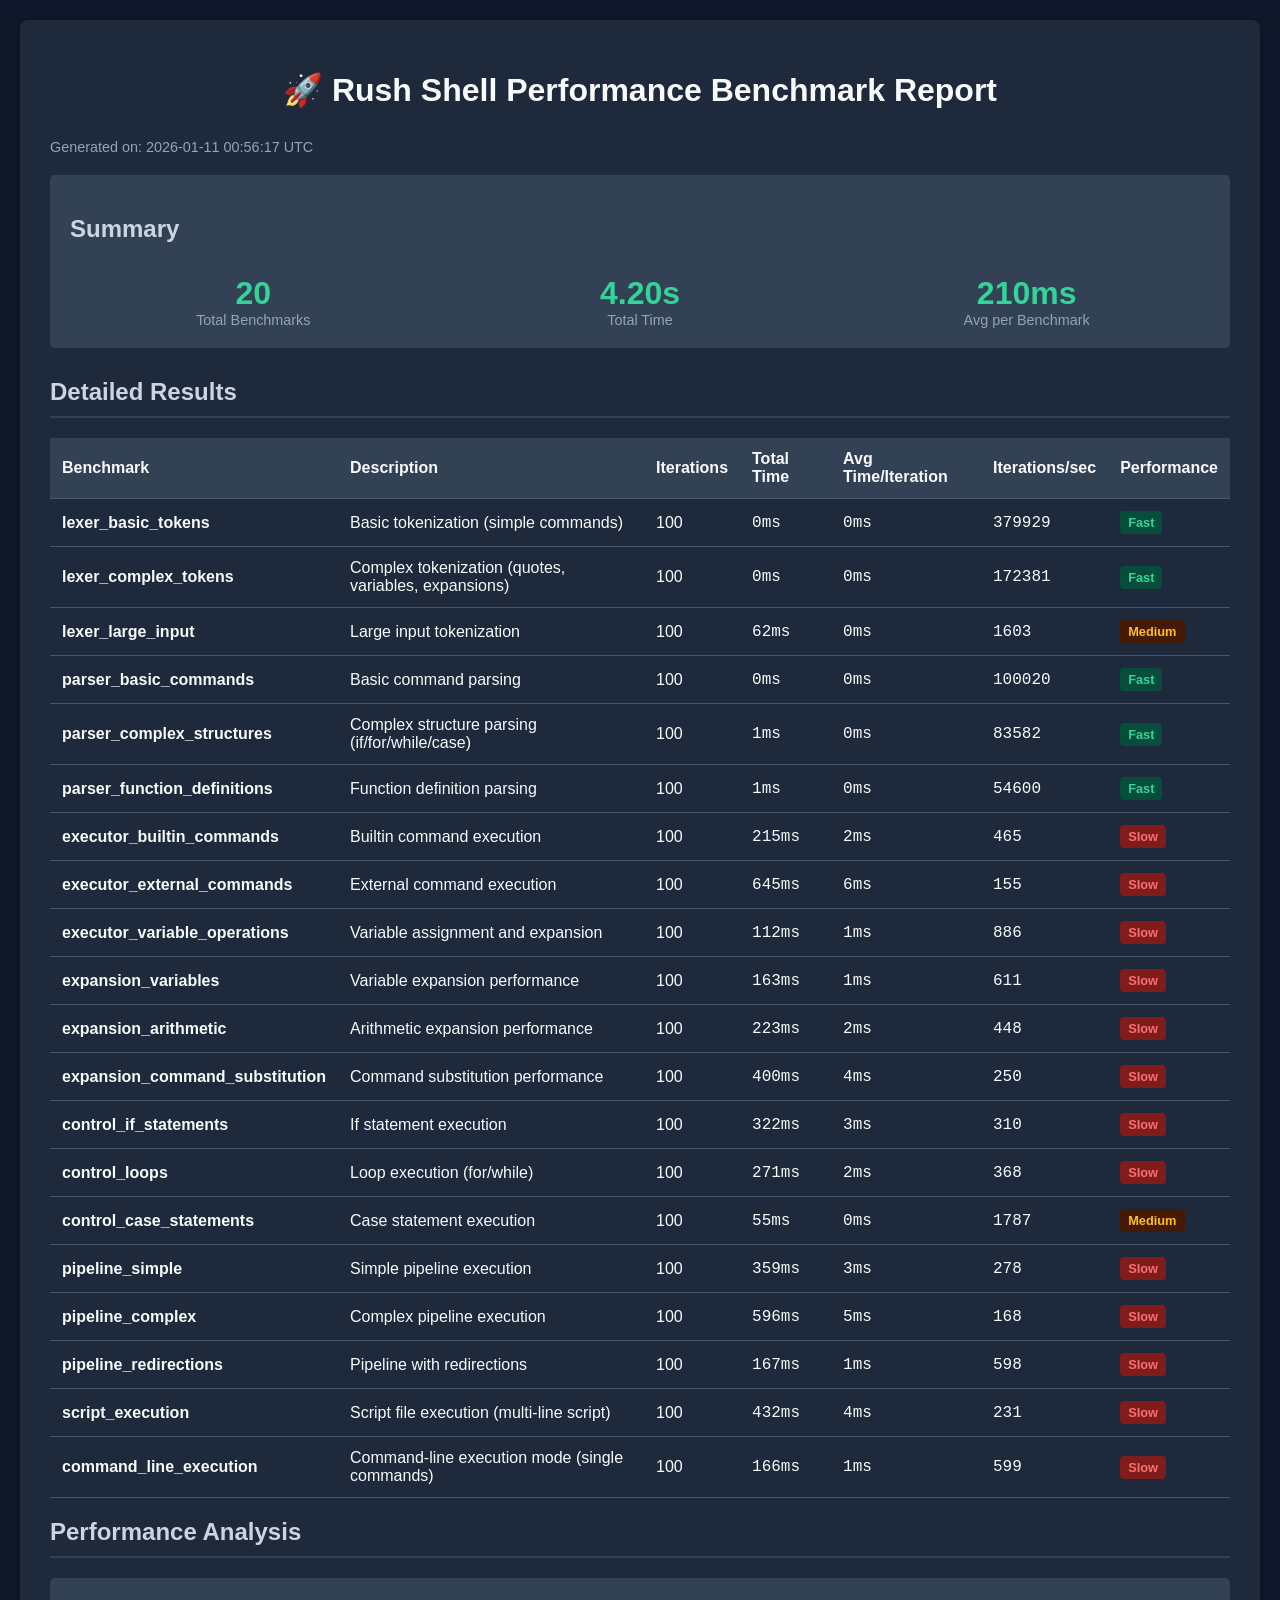
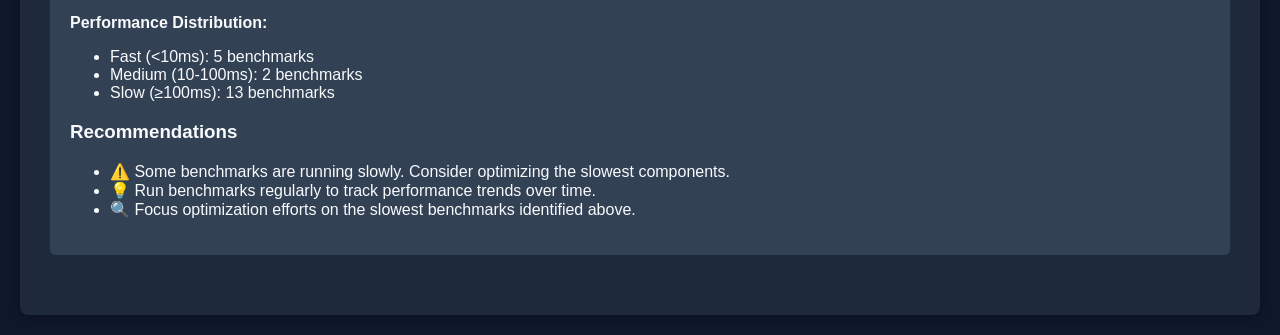
<file: docs/benchmark_report.html>
<!DOCTYPE html>
<html lang="en">
<head>
    <meta charset="UTF-8">
    <meta name="viewport" content="width=device-width, initial-scale=1.0">
    <title>Rush Shell Benchmark Report</title>
    <style>
        body { font-family: -apple-system, BlinkMacSystemFont, 'Segoe UI', Roboto, sans-serif; margin: 0; padding: 20px; background: #0f172a; }
        .container { max-width: 1200px; margin: 0 auto; background: #1e293b; padding: 30px; border-radius: 8px; box-shadow: 0 2px 10px rgba(0,0,0,0.3); }
        h1 { color: #f8fafc; text-align: center; margin-bottom: 30px; }
        h2 { color: #cbd5e1; border-bottom: 2px solid #334155; padding-bottom: 10px; }
        .summary { background: #334155; padding: 20px; border-radius: 5px; margin-bottom: 30px; }
        .summary-grid { display: grid; grid-template-columns: repeat(auto-fit, minmax(200px, 1fr)); gap: 20px; }
        .summary-item { text-align: center; }
        .summary-value { font-size: 2em; font-weight: bold; color: #34d399; }
        .summary-label { color: #94a3b8; font-size: 0.9em; }
        table { width: 100%; border-collapse: collapse; margin-top: 20px; }
        th, td { padding: 12px; text-align: left; border-bottom: 1px solid #475569; color: #f8fafc; }
        th { background-color: #334155; font-weight: 600; color: #f8fafc; }
        tr:hover { background-color: #475569; }
        .duration { font-family: 'Courier New', monospace; }
        .performance-indicator { display: inline-block; padding: 4px 8px; border-radius: 4px; font-size: 0.8em; font-weight: bold; }
        .fast { background-color: #064e3b; color: #34d399; }
        .medium { background-color: #451a03; color: #fbbf24; }
        .slow { background-color: #7f1d1d; color: #f87171; }
        .timestamp { color: #94a3b8; font-size: 0.9em; margin-bottom: 20px; }
    </style>
</head>
<body>
    <div class="container">
        <h1>🚀 Rush Shell Performance Benchmark Report</h1>
        <div class="timestamp">Generated on: 2026-01-11 00:56:17 UTC</div>
        <div class="summary">
            <h2>Summary</h2>
            <div class="summary-grid">
                <div class="summary-item">
                    <div class="summary-value">20</div>
                    <div class="summary-label">Total Benchmarks</div>
                </div>
                <div class="summary-item">
                    <div class="summary-value">4.20s</div>
                    <div class="summary-label">Total Time</div>
                </div>
                <div class="summary-item">
                    <div class="summary-value">210ms</div>
                    <div class="summary-label">Avg per Benchmark</div>
                </div>
            </div>
        </div>
        <h2>Detailed Results</h2>
        <table>
            <thead>
                <tr>
                    <th>Benchmark</th>
                    <th>Description</th>
                    <th>Iterations</th>
                    <th>Total Time</th>
                    <th>Avg Time/Iteration</th>
                    <th>Iterations/sec</th>
                    <th>Performance</th>
                </tr>
            </thead>
            <tbody>
                <tr>
                    <td><strong>lexer_basic_tokens</strong></td>
                    <td>Basic tokenization (simple commands)</td>
                    <td>100</td>
                    <td class="duration">0ms</td>
                    <td class="duration">0ms</td>
                    <td class="duration">379929</td>
                    <td><span class="performance-indicator fast">Fast</span></td>
                </tr>
                <tr>
                    <td><strong>lexer_complex_tokens</strong></td>
                    <td>Complex tokenization (quotes, variables, expansions)</td>
                    <td>100</td>
                    <td class="duration">0ms</td>
                    <td class="duration">0ms</td>
                    <td class="duration">172381</td>
                    <td><span class="performance-indicator fast">Fast</span></td>
                </tr>
                <tr>
                    <td><strong>lexer_large_input</strong></td>
                    <td>Large input tokenization</td>
                    <td>100</td>
                    <td class="duration">62ms</td>
                    <td class="duration">0ms</td>
                    <td class="duration">1603</td>
                    <td><span class="performance-indicator medium">Medium</span></td>
                </tr>
                <tr>
                    <td><strong>parser_basic_commands</strong></td>
                    <td>Basic command parsing</td>
                    <td>100</td>
                    <td class="duration">0ms</td>
                    <td class="duration">0ms</td>
                    <td class="duration">100020</td>
                    <td><span class="performance-indicator fast">Fast</span></td>
                </tr>
                <tr>
                    <td><strong>parser_complex_structures</strong></td>
                    <td>Complex structure parsing (if/for/while/case)</td>
                    <td>100</td>
                    <td class="duration">1ms</td>
                    <td class="duration">0ms</td>
                    <td class="duration">83582</td>
                    <td><span class="performance-indicator fast">Fast</span></td>
                </tr>
                <tr>
                    <td><strong>parser_function_definitions</strong></td>
                    <td>Function definition parsing</td>
                    <td>100</td>
                    <td class="duration">1ms</td>
                    <td class="duration">0ms</td>
                    <td class="duration">54600</td>
                    <td><span class="performance-indicator fast">Fast</span></td>
                </tr>
                <tr>
                    <td><strong>executor_builtin_commands</strong></td>
                    <td>Builtin command execution</td>
                    <td>100</td>
                    <td class="duration">215ms</td>
                    <td class="duration">2ms</td>
                    <td class="duration">465</td>
                    <td><span class="performance-indicator slow">Slow</span></td>
                </tr>
                <tr>
                    <td><strong>executor_external_commands</strong></td>
                    <td>External command execution</td>
                    <td>100</td>
                    <td class="duration">645ms</td>
                    <td class="duration">6ms</td>
                    <td class="duration">155</td>
                    <td><span class="performance-indicator slow">Slow</span></td>
                </tr>
                <tr>
                    <td><strong>executor_variable_operations</strong></td>
                    <td>Variable assignment and expansion</td>
                    <td>100</td>
                    <td class="duration">112ms</td>
                    <td class="duration">1ms</td>
                    <td class="duration">886</td>
                    <td><span class="performance-indicator slow">Slow</span></td>
                </tr>
                <tr>
                    <td><strong>expansion_variables</strong></td>
                    <td>Variable expansion performance</td>
                    <td>100</td>
                    <td class="duration">163ms</td>
                    <td class="duration">1ms</td>
                    <td class="duration">611</td>
                    <td><span class="performance-indicator slow">Slow</span></td>
                </tr>
                <tr>
                    <td><strong>expansion_arithmetic</strong></td>
                    <td>Arithmetic expansion performance</td>
                    <td>100</td>
                    <td class="duration">223ms</td>
                    <td class="duration">2ms</td>
                    <td class="duration">448</td>
                    <td><span class="performance-indicator slow">Slow</span></td>
                </tr>
                <tr>
                    <td><strong>expansion_command_substitution</strong></td>
                    <td>Command substitution performance</td>
                    <td>100</td>
                    <td class="duration">400ms</td>
                    <td class="duration">4ms</td>
                    <td class="duration">250</td>
                    <td><span class="performance-indicator slow">Slow</span></td>
                </tr>
                <tr>
                    <td><strong>control_if_statements</strong></td>
                    <td>If statement execution</td>
                    <td>100</td>
                    <td class="duration">322ms</td>
                    <td class="duration">3ms</td>
                    <td class="duration">310</td>
                    <td><span class="performance-indicator slow">Slow</span></td>
                </tr>
                <tr>
                    <td><strong>control_loops</strong></td>
                    <td>Loop execution (for/while)</td>
                    <td>100</td>
                    <td class="duration">271ms</td>
                    <td class="duration">2ms</td>
                    <td class="duration">368</td>
                    <td><span class="performance-indicator slow">Slow</span></td>
                </tr>
                <tr>
                    <td><strong>control_case_statements</strong></td>
                    <td>Case statement execution</td>
                    <td>100</td>
                    <td class="duration">55ms</td>
                    <td class="duration">0ms</td>
                    <td class="duration">1787</td>
                    <td><span class="performance-indicator medium">Medium</span></td>
                </tr>
                <tr>
                    <td><strong>pipeline_simple</strong></td>
                    <td>Simple pipeline execution</td>
                    <td>100</td>
                    <td class="duration">359ms</td>
                    <td class="duration">3ms</td>
                    <td class="duration">278</td>
                    <td><span class="performance-indicator slow">Slow</span></td>
                </tr>
                <tr>
                    <td><strong>pipeline_complex</strong></td>
                    <td>Complex pipeline execution</td>
                    <td>100</td>
                    <td class="duration">596ms</td>
                    <td class="duration">5ms</td>
                    <td class="duration">168</td>
                    <td><span class="performance-indicator slow">Slow</span></td>
                </tr>
                <tr>
                    <td><strong>pipeline_redirections</strong></td>
                    <td>Pipeline with redirections</td>
                    <td>100</td>
                    <td class="duration">167ms</td>
                    <td class="duration">1ms</td>
                    <td class="duration">598</td>
                    <td><span class="performance-indicator slow">Slow</span></td>
                </tr>
                <tr>
                    <td><strong>script_execution</strong></td>
                    <td>Script file execution (multi-line script)</td>
                    <td>100</td>
                    <td class="duration">432ms</td>
                    <td class="duration">4ms</td>
                    <td class="duration">231</td>
                    <td><span class="performance-indicator slow">Slow</span></td>
                </tr>
                <tr>
                    <td><strong>command_line_execution</strong></td>
                    <td>Command-line execution mode (single commands)</td>
                    <td>100</td>
                    <td class="duration">166ms</td>
                    <td class="duration">1ms</td>
                    <td class="duration">599</td>
                    <td><span class="performance-indicator slow">Slow</span></td>
                </tr>
            </tbody>
        </table>
        <h2>Performance Analysis</h2>
        <div class="summary">
            <p style="color: #f8fafc;"><strong>Performance Distribution:</strong></p>
            <ul style="color: #f8fafc;">
                <li>Fast (<10ms): 5 benchmarks</li>
                <li>Medium (10-100ms): 2 benchmarks</li>
                <li>Slow (≥100ms): 13 benchmarks</li>
            </ul>
            <h3 style="color: #f8fafc;">Recommendations</h3>
            <ul style="color: #f8fafc;">
                <li>⚠️ Some benchmarks are running slowly. Consider optimizing the slowest components.</li>
                <li>💡 Run benchmarks regularly to track performance trends over time.</li>
                <li>🔍 Focus optimization efforts on the slowest benchmarks identified above.</li>
            </ul>
        </div>
    </div>
</body>
</html>
</file>
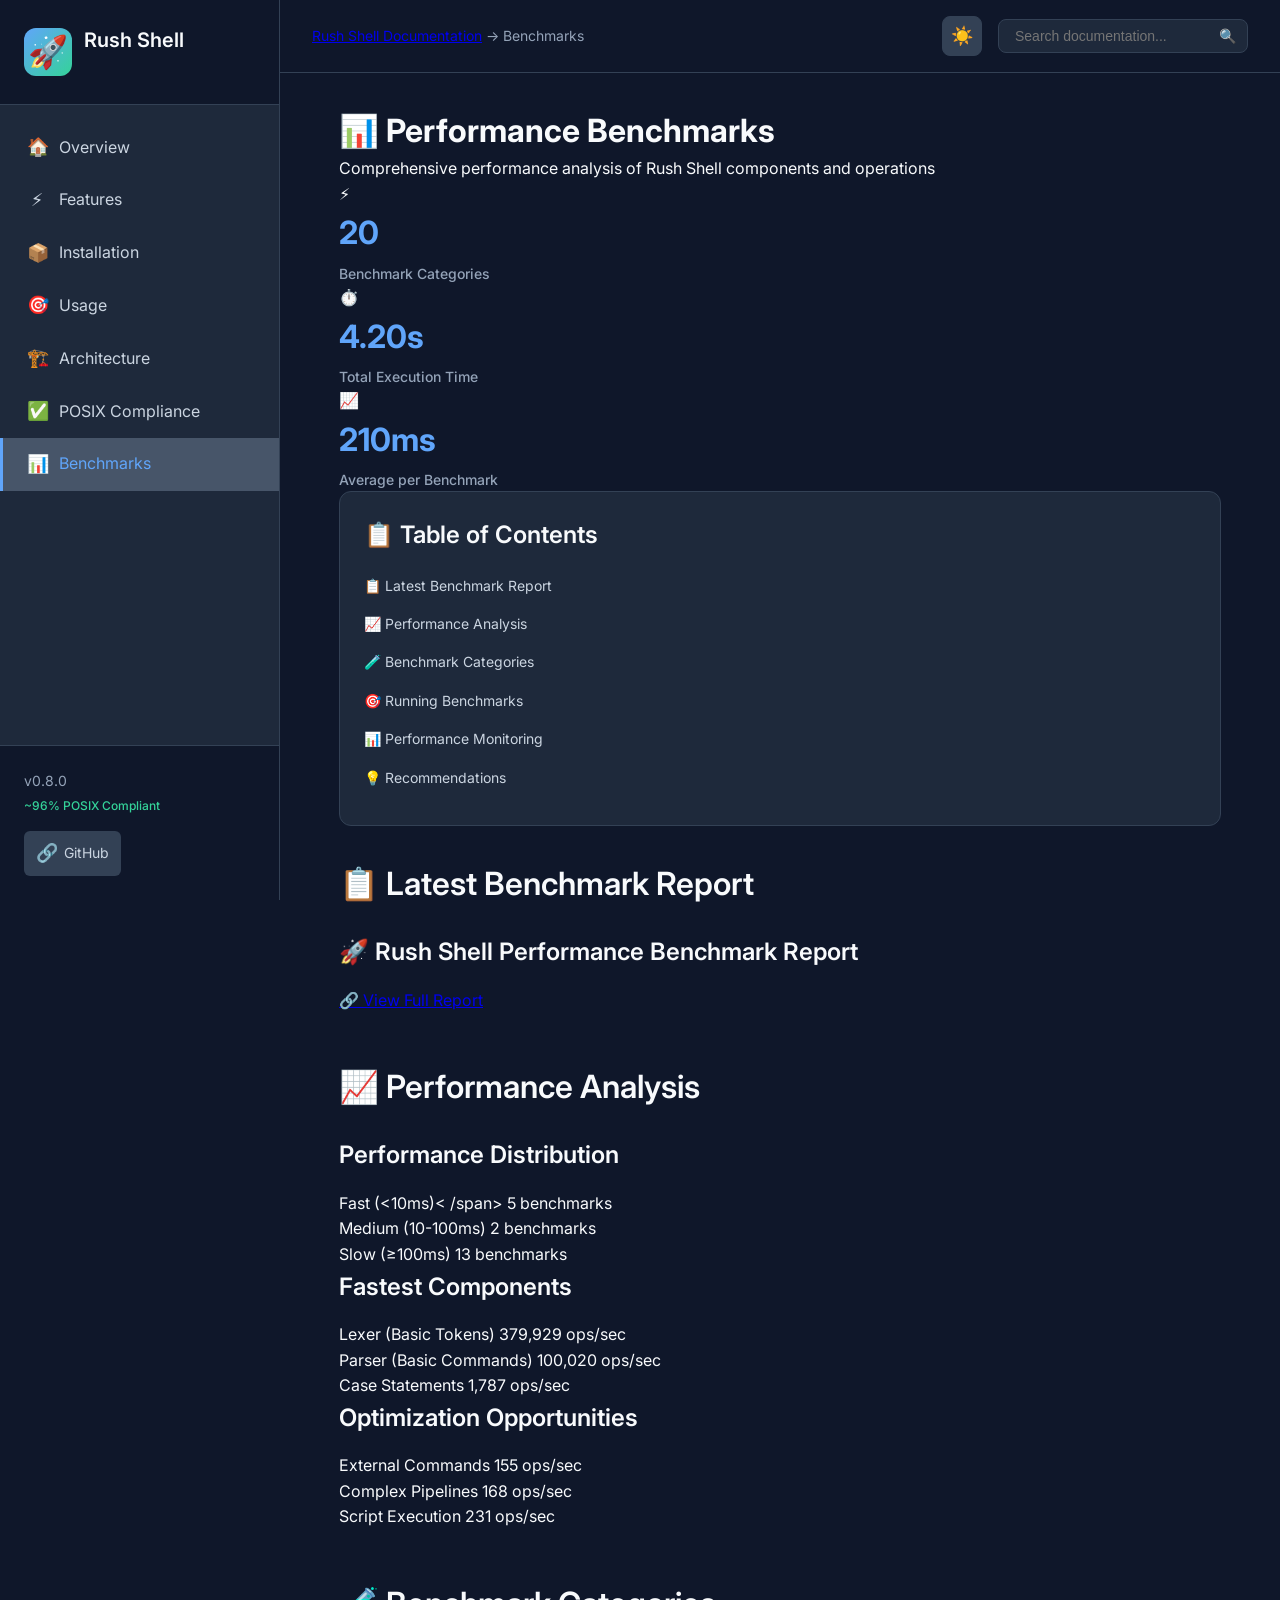
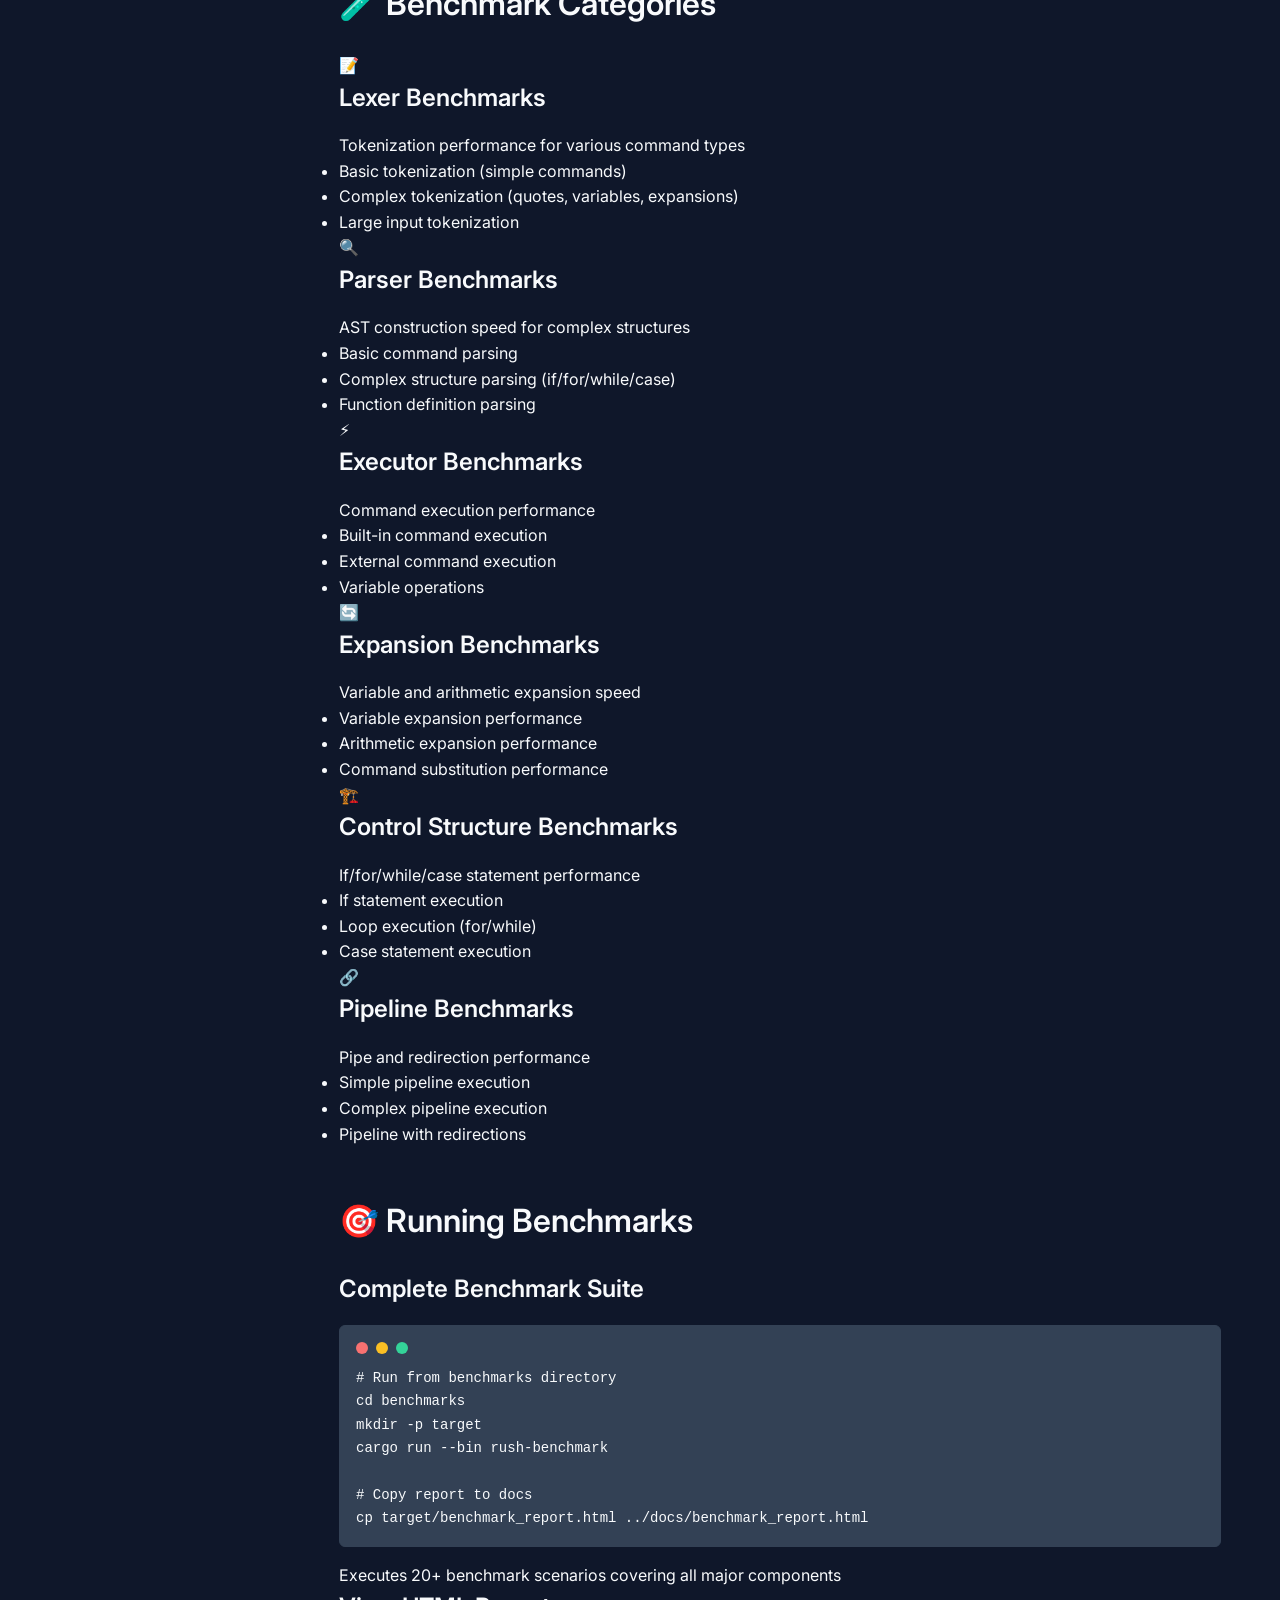
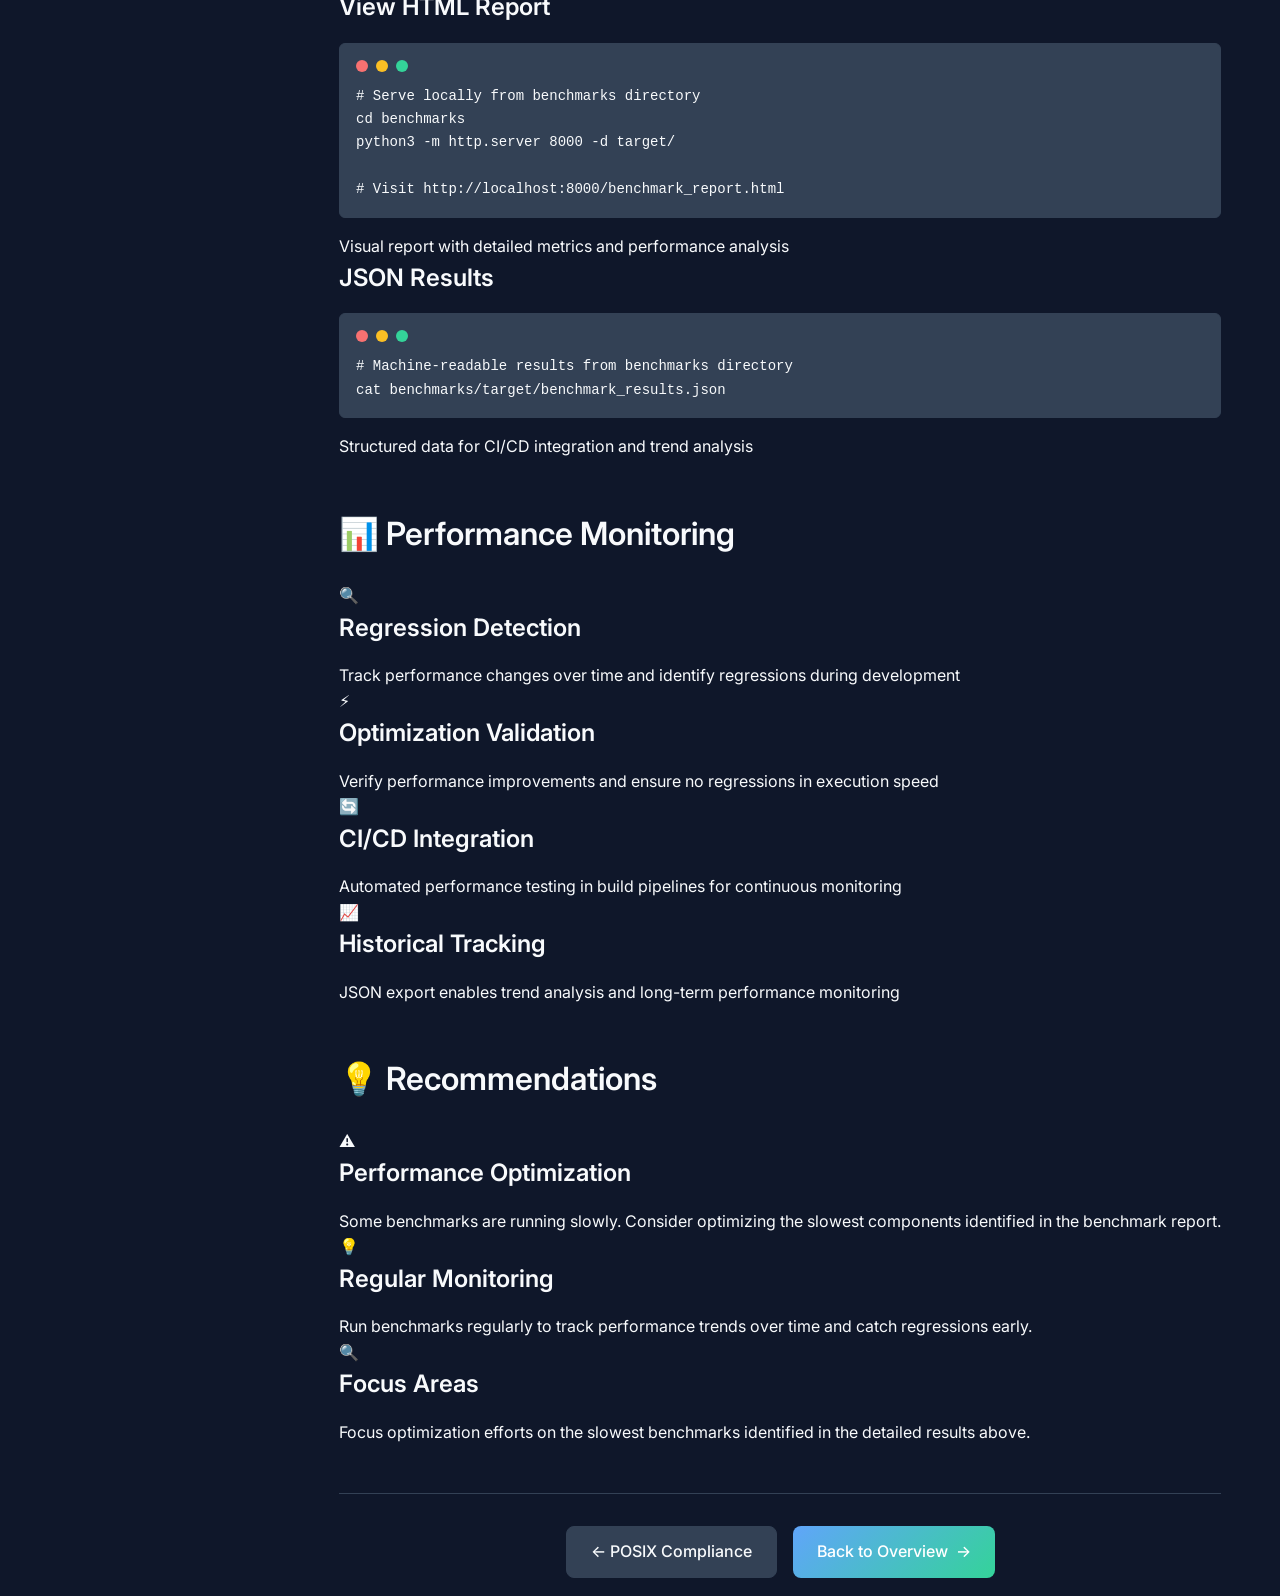
<file: docs/benchmarks.html>
<!DOCTYPE html>
<html lang="en">

<head>
    <meta charset="UTF-8">
    <meta name="viewport" content="width=device-width, initial-scale=1.0">
    <title>Performance Benchmarks - Rush Shell Documentation</title>
    <link rel="stylesheet" href="styles.css">
    <link rel="preconnect" href="https://fonts.googleapis.com">
    <link rel="preconnect" href="https://fonts.gstatic.com" crossorigin>
    <link
        href="https://fonts.googleapis.com/css2?family=JetBrains+Mono:wght@400;500;600&family=Inter:wght@300;400;500;600;700&display=swap"
        rel="stylesheet">
</head>

<body>
    <div class="layout">
        <!-- Sidebar Navigation -->
        <nav class="sidebar" id="sidebar">
            <div class="sidebar-header">
                <div class="logo-container">
                    <div class="logo">🚀</div>
                    <h2>Rush Shell</h2>
                </div>
            </div>

            <div class="sidebar-nav">
                <a href="index.html" class="nav-link">
                    <span class="nav-icon">🏠</span>
                    <span>Overview</span>
                </a>
                <a href="features.html" class="nav-link">
                    <span class="nav-icon">⚡</span>
                    <span>Features</span>
                </a>
                <a href="installation.html" class="nav-link">
                    <span class="nav-icon">📦</span>
                    <span>Installation</span>
                </a>
                <a href="usage.html" class="nav-link">
                    <span class="nav-icon">🎯</span>
                    <span>Usage</span>
                </a>
                <a href="architecture.html" class="nav-link">
                    <span class="nav-icon">🏗️</span>
                    <span>Architecture</span>
                </a>
                <a href="compliance.html" class="nav-link">
                    <span class="nav-icon">✅</span>
                    <span>POSIX Compliance</span>
                </a>
                <a href="benchmarks.html" class="nav-link active">
                    <span class="nav-icon">📊</span>
                    <span>Benchmarks</span>
                </a>
            </div>

            <div class="sidebar-footer">
                <div class="version-info">
                    <span class="version">v0.8.0</span>
                    <span class="status">~96% POSIX Compliant</span>
                </div>
                <div class="external-links">
                    <a href="https://github.com/drewwalton19216801/rush-sh" target="_blank" class="external-link">
                        <span class="nav-icon">🔗</span>
                        <span>GitHub</span>
                    </a>
                </div>
            </div>
        </nav>

        <!-- Main Content -->
        <main class="main-content">
            <!-- Mobile menu button -->
            <button class="mobile-menu-btn" id="mobileMenuBtn">
                <span></span>
                <span></span>
                <span></span>
            </button>

            <!-- Header -->
            <header class="page-header">
                <div class="header-content">
                    <div class="breadcrumb">
                        <a href="index.html">Rush Shell Documentation</a> → <span>Benchmarks</span>
                    </div>
                    <div class="header-actions">
                        <button class="theme-toggle" id="themeToggle">
                            <span class="theme-icon">🌙</span>
                        </button>
                        <div class="search-container">
                            <input type="text" class="search-input" placeholder="Search documentation..."
                                id="searchInput">
                            <span class="search-icon">🔍</span>
                        </div>
                    </div>
                </div>
            </header>

            <!-- Page Content -->
            <div class="page-content">
                <div class="benchmarks-hero">
                    <h1>📊 Performance Benchmarks</h1>
                    <p>Comprehensive performance analysis of Rush Shell components and operations</p>

                    <!-- Quick Stats -->
                    <div class="benchmark-stats">
                        <div class="stat-card">
                            <div class="stat-icon">⚡</div>
                            <div class="stat-content">
                                <div class="stat-value">20</div>
                                <div class="stat-label">Benchmark Categories</div>
                            </div>
                        </div>
                        <div class="stat-card">
                            <div class="stat-icon">⏱️</div>
                            <div class="stat-content">
                                <div class="stat-value">4.20s</div>
                                <div class="stat-label">Total Execution Time</div>
                            </div>
                        </div>
                        <div class="stat-card">
                            <div class="stat-icon">📈</div>
                            <div class="stat-content">
                                <div class="stat-value">210ms</div>
                                <div class="stat-label">Average per Benchmark</div>
                            </div>
                        </div>
                    </div>
                </div>

                <!-- Benchmark Report -->
                <section id="benchmark-report">
                    <h2>📋 Latest Benchmark Report</h2>

                    <div class="report-container">
                        <div class="report-header">
                            <div class="report-info">
                                <h3>🚀 Rush Shell Performance Benchmark Report</h3>
                            </div>
                            <div class="report-actions">
                                <a href="benchmark_report.html" target="_blank" class="report-button primary">
                                    <span>🔗</span>
                                    <span>View Full Report</span>
                                </a>
                            </div>
                        </div>
                    </div>
                </section>

                <!-- Performance Analysis -->
                <section id="performance-analysis">
                    <h2>📈 Performance Analysis</h2>

                    <div class="analysis-grid">
                        <div class="analysis-card">
                            <h3>Performance Distribution</h3>
                            <div class="performance-breakdown">
                                <div class="perf-item fast">
                                    <span class="perf-label">Fast (<10ms)< /span>
                                            <span class="perf-count">5 benchmarks</span>
                                </div>
                                <div class="perf-item medium">
                                    <span class="perf-label">Medium (10-100ms)</span>
                                    <span class="perf-count">2 benchmarks</span>
                                </div>
                                <div class="perf-item slow">
                                    <span class="perf-label">Slow (≥100ms)</span>
                                    <span class="perf-count">13 benchmarks</span>
                                </div>
                            </div>
                        </div>

                        <div class="analysis-card">
                            <h3>Fastest Components</h3>
                            <div class="fastest-list">
                                <div class="component-item">
                                    <span class="component-name">Lexer (Basic Tokens)</span>
                                    <span class="component-time">379,929 ops/sec</span>
                                </div>
                                <div class="component-item">
                                    <span class="component-name">Parser (Basic Commands)</span>
                                    <span class="component-time">100,020 ops/sec</span>
                                </div>
                                <div class="component-item">
                                    <span class="component-name">Case Statements</span>
                                    <span class="component-time">1,787 ops/sec</span>
                                </div>
                            </div>
                        </div>

                        <div class="analysis-card">
                            <h3>Optimization Opportunities</h3>
                            <div class="slowest-list">
                                <div class="component-item slow">
                                    <span class="component-name">External Commands</span>
                                    <span class="component-time">155 ops/sec</span>
                                </div>
                                <div class="component-item slow">
                                    <span class="component-name">Complex Pipelines</span>
                                    <span class="component-time">168 ops/sec</span>
                                </div>
                                <div class="component-item slow">
                                    <span class="component-name">Script Execution</span>
                                    <span class="component-time">231 ops/sec</span>
                                </div>
                            </div>
                        </div>
                    </div>
                </section>

                <!-- Benchmark Categories -->
                <section id="benchmark-categories">
                    <h2>🧪 Benchmark Categories</h2>

                    <div class="categories-grid">
                        <div class="category-card">
                            <div class="category-icon">📝</div>
                            <h3>Lexer Benchmarks</h3>
                            <p>Tokenization performance for various command types</p>
                            <ul>
                                <li>Basic tokenization (simple commands)</li>
                                <li>Complex tokenization (quotes, variables, expansions)</li>
                                <li>Large input tokenization</li>
                            </ul>
                        </div>

                        <div class="category-card">
                            <div class="category-icon">🔍</div>
                            <h3>Parser Benchmarks</h3>
                            <p>AST construction speed for complex structures</p>
                            <ul>
                                <li>Basic command parsing</li>
                                <li>Complex structure parsing (if/for/while/case)</li>
                                <li>Function definition parsing</li>
                            </ul>
                        </div>

                        <div class="category-card">
                            <div class="category-icon">⚡</div>
                            <h3>Executor Benchmarks</h3>
                            <p>Command execution performance</p>
                            <ul>
                                <li>Built-in command execution</li>
                                <li>External command execution</li>
                                <li>Variable operations</li>
                            </ul>
                        </div>

                        <div class="category-card">
                            <div class="category-icon">🔄</div>
                            <h3>Expansion Benchmarks</h3>
                            <p>Variable and arithmetic expansion speed</p>
                            <ul>
                                <li>Variable expansion performance</li>
                                <li>Arithmetic expansion performance</li>
                                <li>Command substitution performance</li>
                            </ul>
                        </div>

                        <div class="category-card">
                            <div class="category-icon">🏗️</div>
                            <h3>Control Structure Benchmarks</h3>
                            <p>If/for/while/case statement performance</p>
                            <ul>
                                <li>If statement execution</li>
                                <li>Loop execution (for/while)</li>
                                <li>Case statement execution</li>
                            </ul>
                        </div>

                        <div class="category-card">
                            <div class="category-icon">🔗</div>
                            <h3>Pipeline Benchmarks</h3>
                            <p>Pipe and redirection performance</p>
                            <ul>
                                <li>Simple pipeline execution</li>
                                <li>Complex pipeline execution</li>
                                <li>Pipeline with redirections</li>
                            </ul>
                        </div>
                    </div>
                </section>

                <!-- Running Benchmarks -->
                <section id="running-benchmarks">
                    <h2>🎯 Running Benchmarks</h2>

                    <div class="benchmark-instructions">
                        <div class="instruction-card">
                            <h3>Complete Benchmark Suite</h3>
                            <div class="code-block">
                                <pre><code># Run from benchmarks directory
cd benchmarks
mkdir -p target
cargo run --bin rush-benchmark

# Copy report to docs
cp target/benchmark_report.html ../docs/benchmark_report.html</code></pre>
                            </div>
                            <p>Executes 20+ benchmark scenarios covering all major components</p>
                        </div>

                        <div class="instruction-card">
                            <h3>View HTML Report</h3>
                            <div class="code-block">
                                <pre><code># Serve locally from benchmarks directory
cd benchmarks
python3 -m http.server 8000 -d target/

# Visit http://localhost:8000/benchmark_report.html</code></pre>
                            </div>
                            <p>Visual report with detailed metrics and performance analysis</p>
                        </div>

                        <div class="instruction-card">
                            <h3>JSON Results</h3>
                            <div class="code-block">
                                <pre><code># Machine-readable results from benchmarks directory
cat benchmarks/target/benchmark_results.json</code></pre>
                            </div>
                            <p>Structured data for CI/CD integration and trend analysis</p>
                        </div>
                    </div>
                </section>

                <!-- Performance Monitoring -->
                <section id="monitoring">
                    <h2>📊 Performance Monitoring</h2>

                    <div class="monitoring-features">
                        <div class="monitor-card">
                            <div class="monitor-icon">🔍</div>
                            <h3>Regression Detection</h3>
                            <p>Track performance changes over time and identify regressions during development</p>
                        </div>

                        <div class="monitor-card">
                            <div class="monitor-icon">⚡</div>
                            <h3>Optimization Validation</h3>
                            <p>Verify performance improvements and ensure no regressions in execution speed</p>
                        </div>

                        <div class="monitor-card">
                            <div class="monitor-icon">🔄</div>
                            <h3>CI/CD Integration</h3>
                            <p>Automated performance testing in build pipelines for continuous monitoring</p>
                        </div>

                        <div class="monitor-card">
                            <div class="monitor-icon">📈</div>
                            <h3>Historical Tracking</h3>
                            <p>JSON export enables trend analysis and long-term performance monitoring</p>
                        </div>
                    </div>
                </section>

                <!-- Recommendations -->
                <section id="recommendations">
                    <h2>💡 Recommendations</h2>

                    <div class="recommendations">
                        <div class="recommendation-card warning">
                            <div class="rec-icon">⚠️</div>
                            <div class="rec-content">
                                <h3>Performance Optimization</h3>
                                <p>Some benchmarks are running slowly. Consider optimizing the slowest components
                                    identified in the benchmark report.</p>
                            </div>
                        </div>

                        <div class="recommendation-card info">
                            <div class="rec-icon">💡</div>
                            <div class="rec-content">
                                <h3>Regular Monitoring</h3>
                                <p>Run benchmarks regularly to track performance trends over time and catch regressions
                                    early.</p>
                            </div>
                        </div>

                        <div class="recommendation-card info">
                            <div class="rec-icon">🔍</div>
                            <div class="rec-content">
                                <h3>Focus Areas</h3>
                                <p>Focus optimization efforts on the slowest benchmarks identified in the detailed
                                    results above.</p>
                            </div>
                        </div>
                    </div>
                </section>

                <!-- Navigation Footer -->
                <div class="section-nav">
                    <div class="nav-links">
                        <a href="compliance.html" class="nav-button secondary">
                            <span>← POSIX Compliance</span>
                        </a>
                        <a href="index.html" class="nav-button primary">
                            <span>Back to Overview</span>
                            <span class="nav-arrow">→</span>
                        </a>
                    </div>
                </div>
            </div>
        </main>
    </div>

    <script src="script.js"></script>
</body>

</html>
</file>
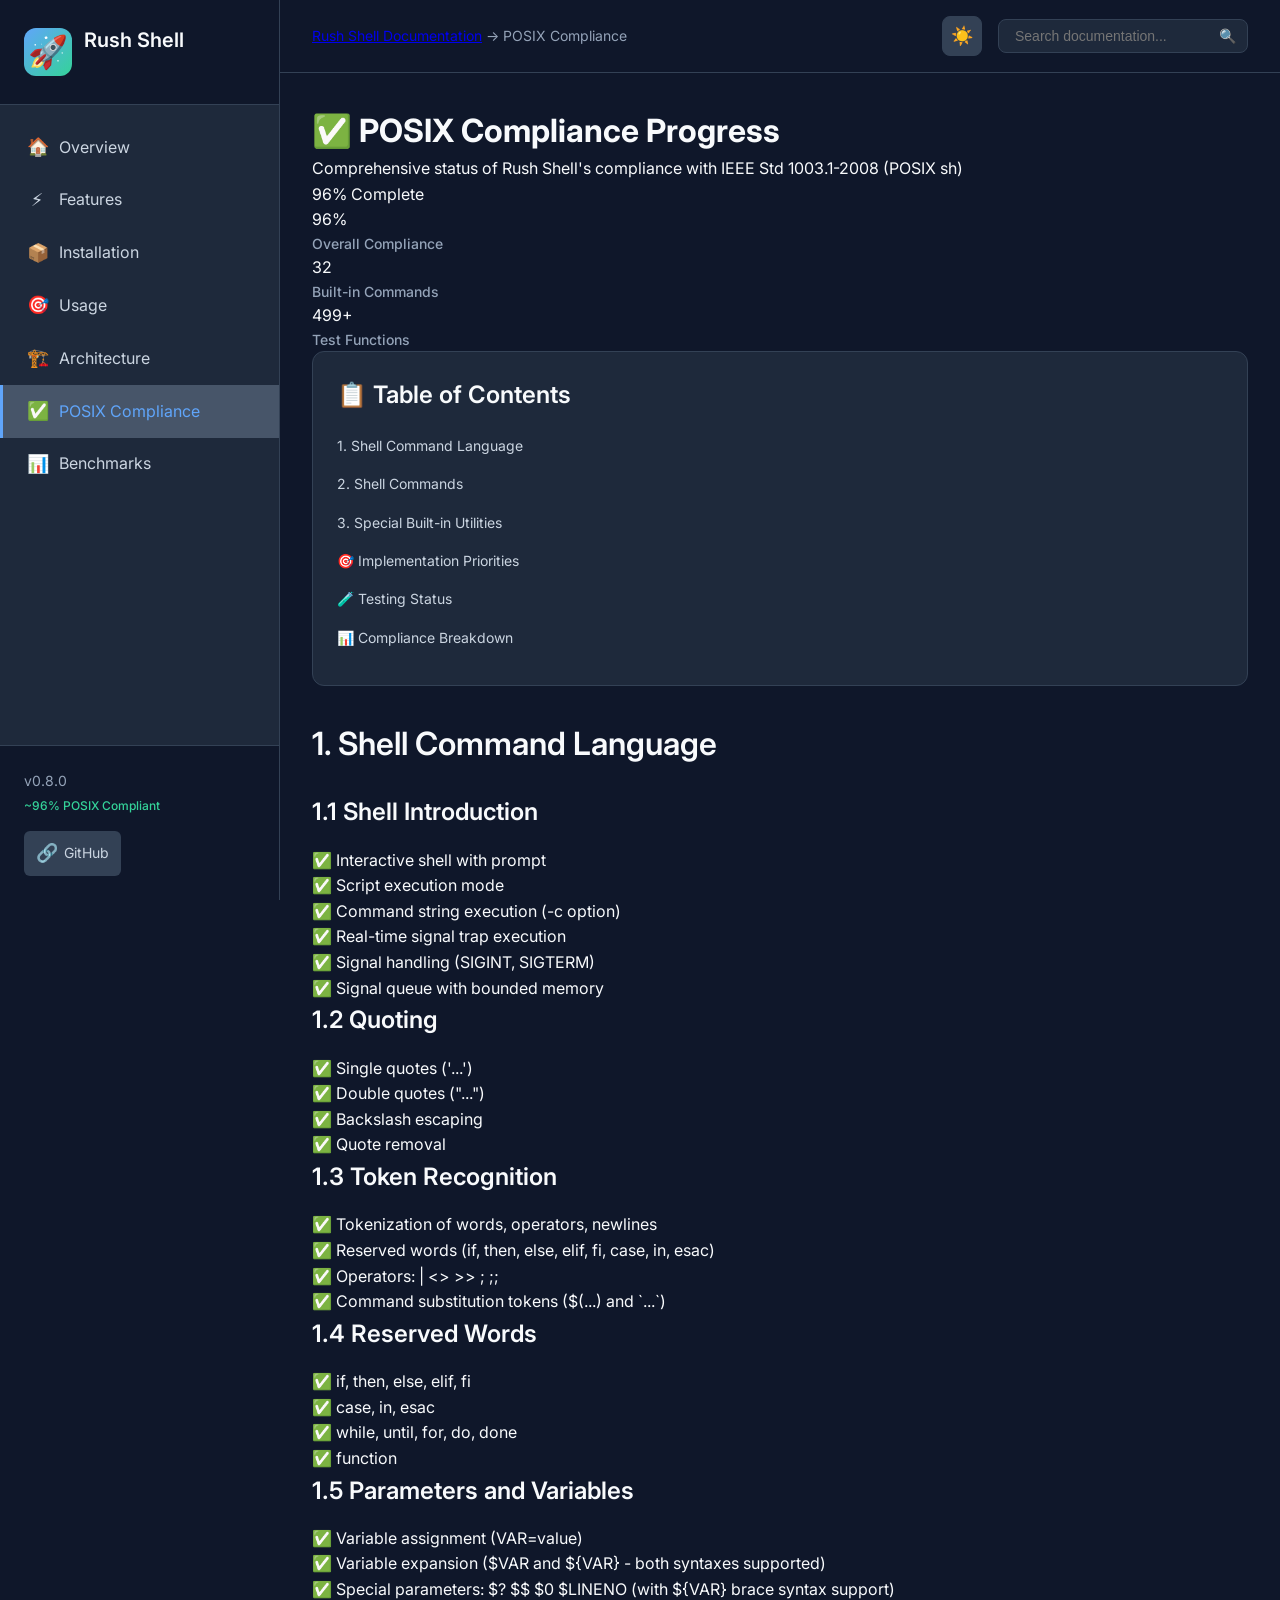
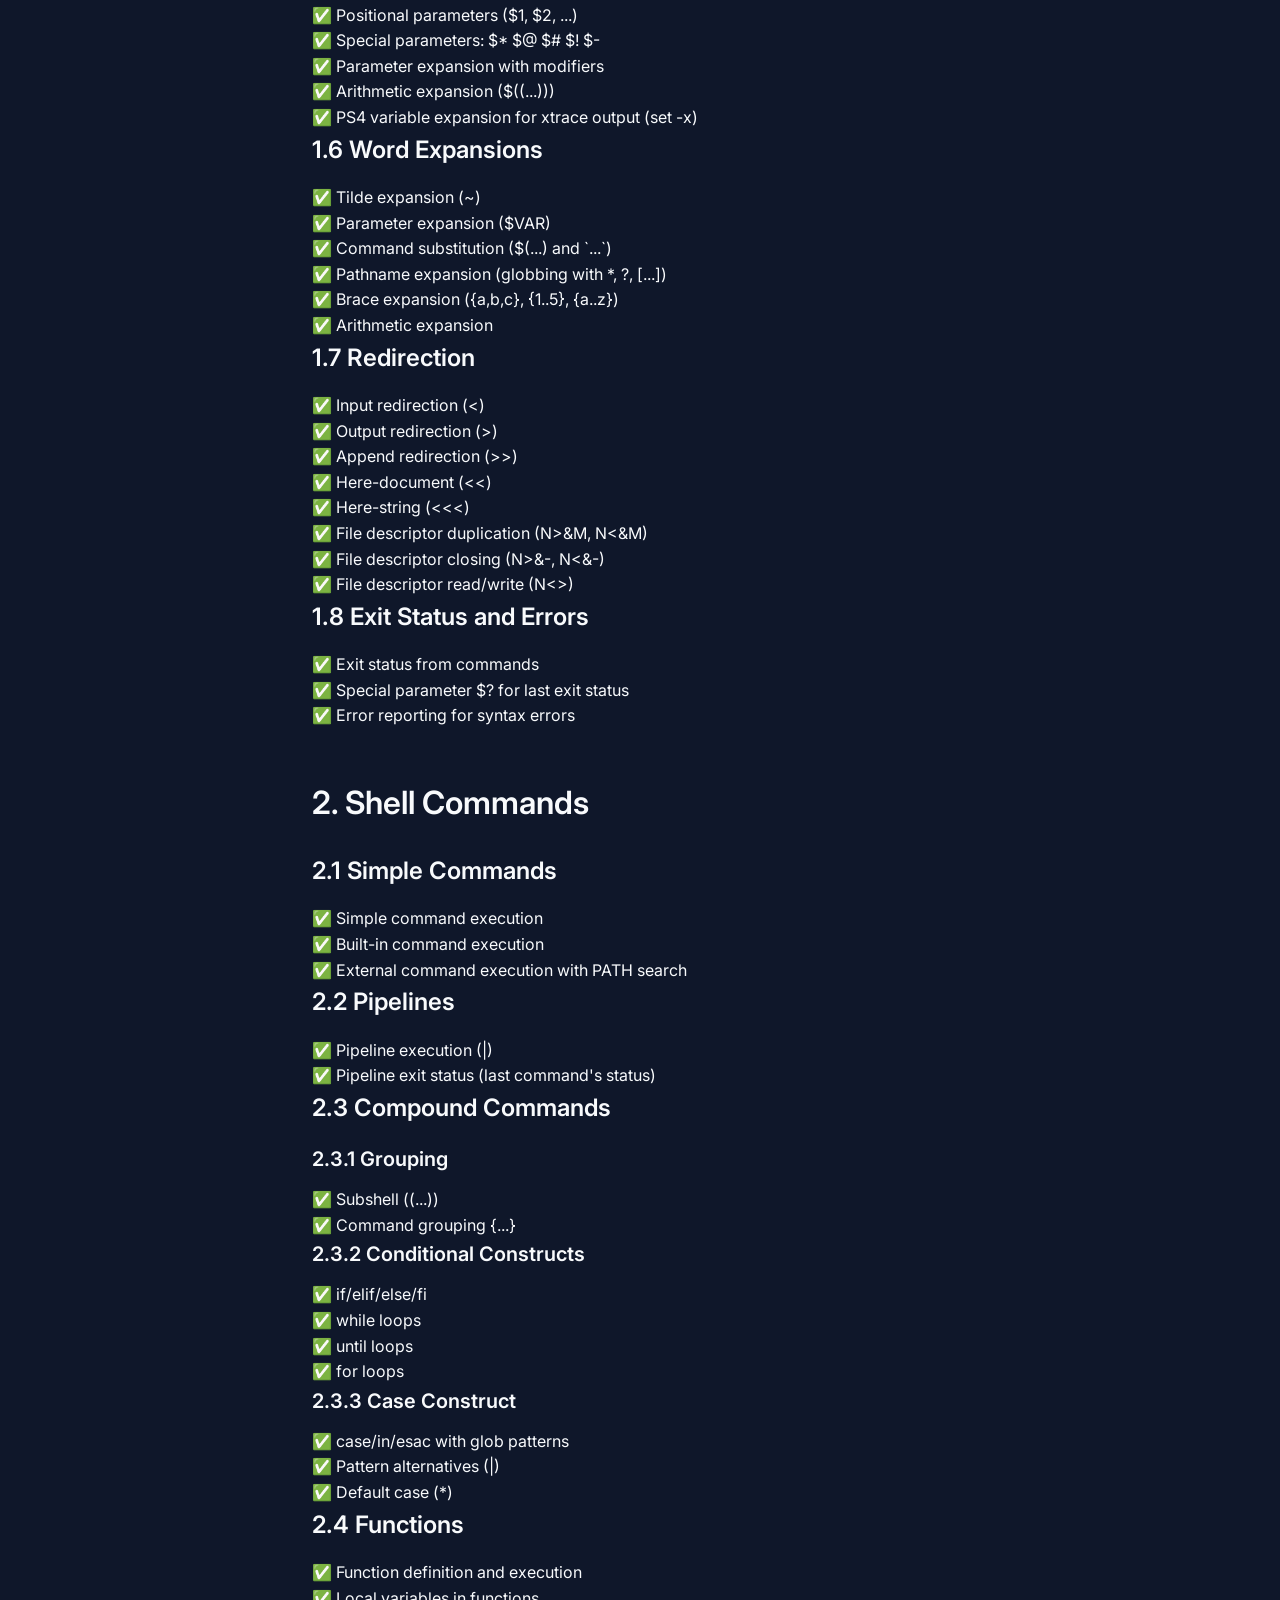
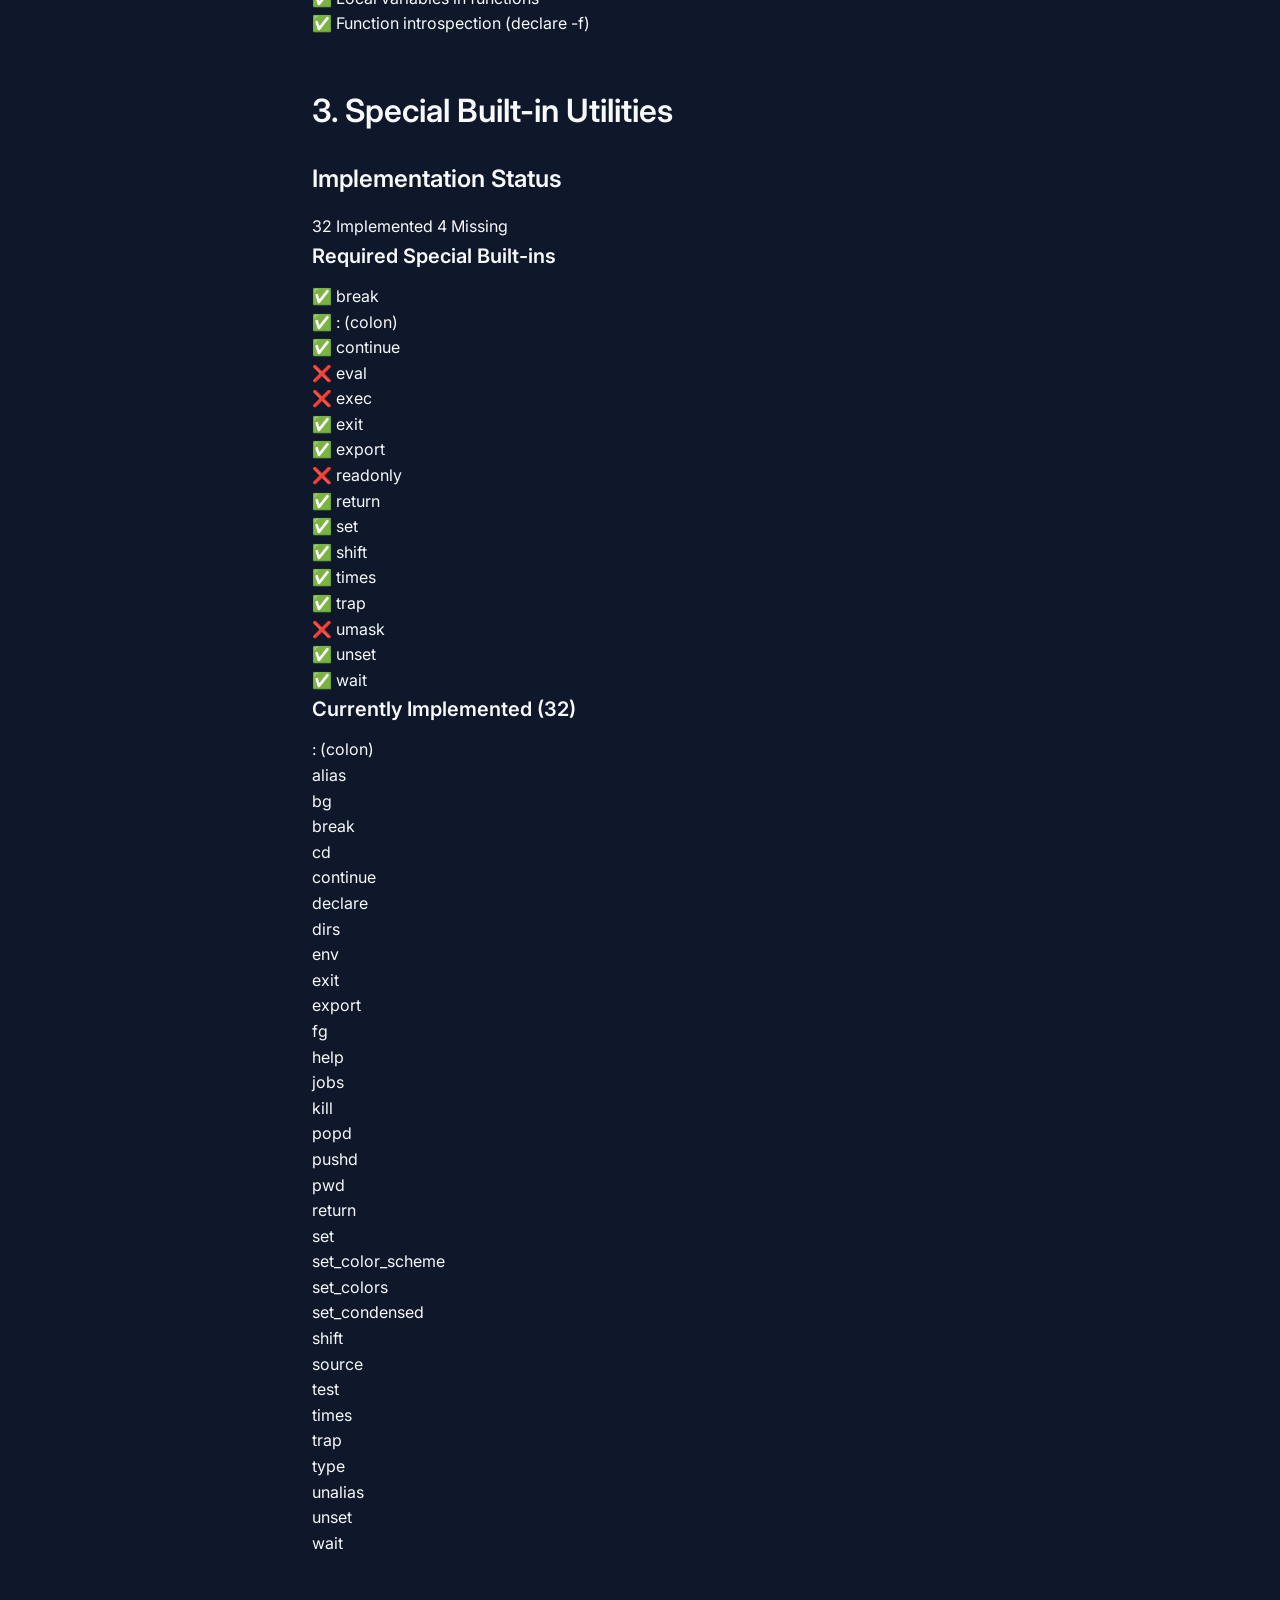
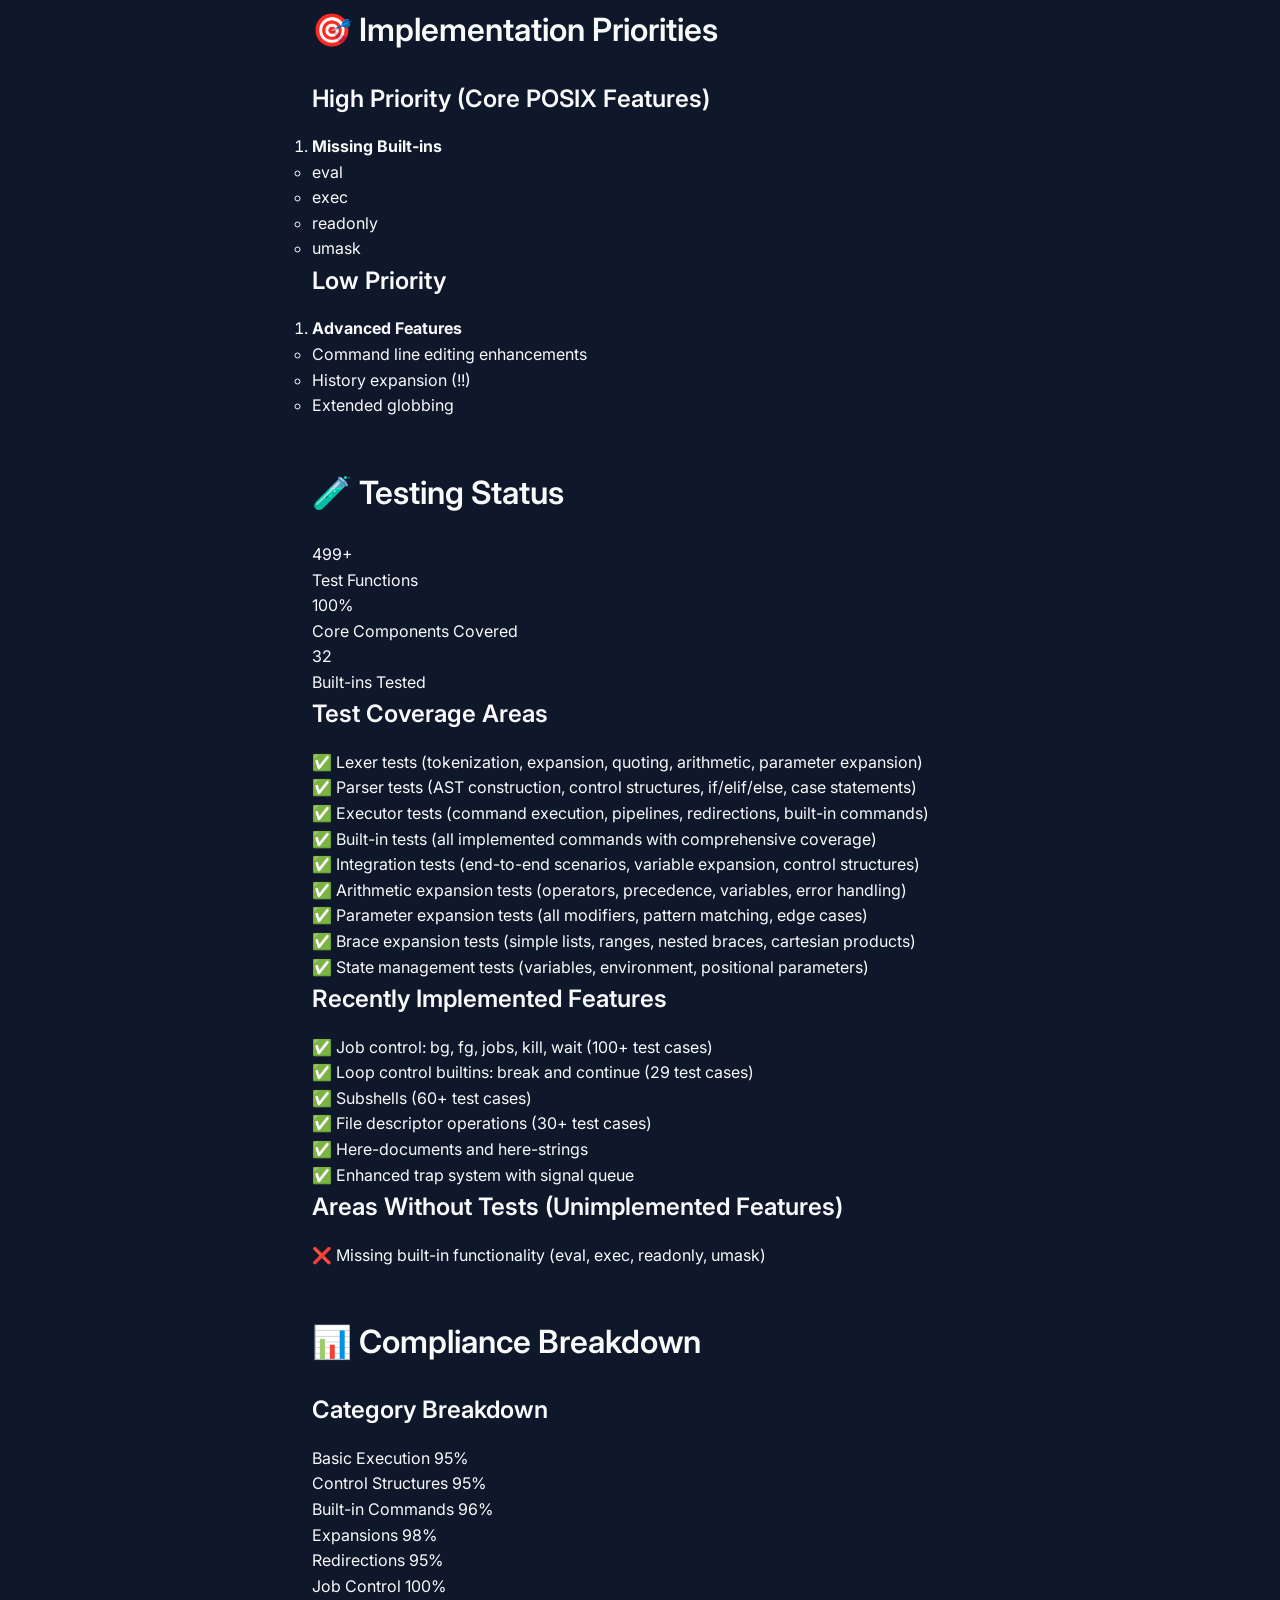
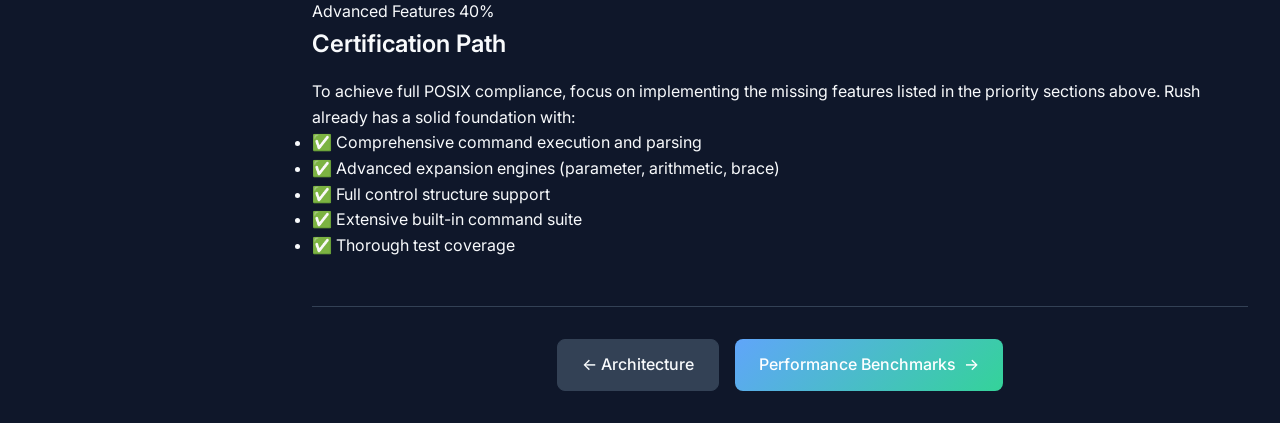
<file: docs/compliance.html>
<!DOCTYPE html>
<html lang="en">

<head>
    <meta charset="UTF-8">
    <meta name="viewport" content="width=device-width, initial-scale=1.0">
    <title>POSIX Compliance - Rush Shell Documentation</title>
    <link rel="stylesheet" href="styles.css">
    <link rel="preconnect" href="https://fonts.googleapis.com">
    <link rel="preconnect" href="https://fonts.gstatic.com" crossorigin>
    <link
        href="https://fonts.googleapis.com/css2?family=JetBrains+Mono:wght@400;500;600&family=Inter:wght@300;400;500;600;700&display=swap"
        rel="stylesheet">
</head>

<body>
    <div class="layout">
        <!-- Sidebar Navigation -->
        <nav class="sidebar" id="sidebar">
            <div class="sidebar-header">
                <div class="logo-container">
                    <div class="logo">🚀</div>
                    <h2>Rush Shell</h2>
                </div>
            </div>

            <div class="sidebar-nav">
                <a href="index.html" class="nav-link">
                    <span class="nav-icon">🏠</span>
                    <span>Overview</span>
                </a>
                <a href="features.html" class="nav-link">
                    <span class="nav-icon">⚡</span>
                    <span>Features</span>
                </a>
                <a href="installation.html" class="nav-link">
                    <span class="nav-icon">📦</span>
                    <span>Installation</span>
                </a>
                <a href="usage.html" class="nav-link">
                    <span class="nav-icon">🎯</span>
                    <span>Usage</span>
                </a>
                <a href="architecture.html" class="nav-link">
                    <span class="nav-icon">🏗️</span>
                    <span>Architecture</span>
                </a>
                <a href="compliance.html" class="nav-link active">
                    <span class="nav-icon">✅</span>
                    <span>POSIX Compliance</span>
                </a>
                <a href="benchmarks.html" class="nav-link">
                    <span class="nav-icon">📊</span>
                    <span>Benchmarks</span>
                </a>
            </div>

            <div class="sidebar-footer">
                <div class="version-info">
                    <span class="version">v0.8.0</span>
                    <span class="status">~96% POSIX Compliant</span>
                </div>
                <div class="external-links">
                    <a href="https://github.com/drewwalton19216801/rush-sh" target="_blank" class="external-link">
                        <span class="nav-icon">🔗</span>
                        <span>GitHub</span>
                    </a>
                </div>
            </div>
        </nav>

        <!-- Main Content -->
        <main class="main-content">
            <!-- Mobile menu button -->
            <button class="mobile-menu-btn" id="mobileMenuBtn">
                <span></span>
                <span></span>
                <span></span>
            </button>

            <!-- Header -->
            <header class="page-header">
                <div class="header-content">
                    <div class="breadcrumb">
                        <a href="index.html">Rush Shell Documentation</a> → <span>POSIX Compliance</span>
                    </div>
                    <div class="header-actions">
                        <button class="theme-toggle" id="themeToggle">
                            <span class="theme-icon">🌙</span>
                        </button>
                        <div class="search-container">
                            <input type="text" class="search-input" placeholder="Search documentation..."
                                id="searchInput">
                            <span class="search-icon">🔍</span>
                        </div>
                    </div>
                </div>
            </header>

            <!-- Page Content -->
            <div class="page-content">
                <div class="compliance-hero">
                    <h1>✅ POSIX Compliance Progress</h1>
                    <p>Comprehensive status of Rush Shell's compliance with IEEE Std 1003.1-2008 (POSIX sh)</p>

                    <!-- Compliance Overview -->
                    <div class="compliance-overview">
                        <div class="compliance-meter">
                            <div class="meter-container">
                                <div class="meter-bar">
                                    <div class="meter-fill" style="width: 96%"></div>
                                </div>
                                <div class="meter-label">96% Complete</div>
                            </div>
                        </div>

                        <div class="compliance-stats">
                            <div class="stat-item">
                                <div class="stat-number">96%</div>
                                <div class="stat-label">Overall Compliance</div>
                            </div>
                            <div class="stat-item">
                                <div class="stat-number">32</div>
                                <div class="stat-label">Built-in Commands</div>
                            </div>
                            <div class="stat-item">
                                <div class="stat-number">499+</div>
                                <div class="stat-label">Test Functions</div>
                            </div>
                        </div>
                    </div>
                </div>

                <!-- Shell Command Language -->
                <section id="shell-language">
                    <h2>1. Shell Command Language</h2>

                    <div class="compliance-section">
                        <h3>1.1 Shell Introduction</h3>
                        <div class="compliance-grid">
                            <div class="compliance-item implemented">
                                <span class="status-icon">✅</span>
                                <span class="item-text">Interactive shell with prompt</span>
                            </div>
                            <div class="compliance-item implemented">
                                <span class="status-icon">✅</span>
                                <span class="item-text">Script execution mode</span>
                            </div>
                            <div class="compliance-item implemented">
                                <span class="status-icon">✅</span>
                                <span class="item-text">Command string execution (-c option)</span>
                            </div>
                            <div class="compliance-item implemented">
                                <span class="status-icon">✅</span>
                                <span class="item-text">Real-time signal trap execution</span>
                            </div>
                            <div class="compliance-item implemented">
                                <span class="status-icon">✅</span>
                                <span class="item-text">Signal handling (SIGINT, SIGTERM)</span>
                            </div>
                            <div class="compliance-item implemented">
                                <span class="status-icon">✅</span>
                                <span class="item-text">Signal queue with bounded memory</span>
                            </div>
                        </div>
                    </div>

                    <div class="compliance-section">
                        <h3>1.2 Quoting</h3>
                        <div class="compliance-grid">
                            <div class="compliance-item implemented">
                                <span class="status-icon">✅</span>
                                <span class="item-text">Single quotes ('...')</span>
                            </div>
                            <div class="compliance-item implemented">
                                <span class="status-icon">✅</span>
                                <span class="item-text">Double quotes ("...")</span>
                            </div>
                            <div class="compliance-item implemented">
                                <span class="status-icon">✅</span>
                                <span class="item-text">Backslash escaping</span>
                            </div>
                            <div class="compliance-item implemented">
                                <span class="status-icon">✅</span>
                                <span class="item-text">Quote removal</span>
                            </div>
                        </div>
                    </div>

                    <div class="compliance-section">
                        <h3>1.3 Token Recognition</h3>
                        <div class="compliance-grid">
                            <div class="compliance-item implemented">
                                <span class="status-icon">✅</span>
                                <span class="item-text">Tokenization of words, operators, newlines</span>
                            </div>
                            <div class="compliance-item implemented">
                                <span class="status-icon">✅</span>
                                <span class="item-text">Reserved words (if, then, else, elif, fi, case, in, esac)</span>
                            </div>
                            <div class="compliance-item implemented">
                                <span class="status-icon">✅</span>
                                <span class="item-text">Operators: | <> >> ; ;;</span>
                            </div>
                            <div class="compliance-item implemented">
                                <span class="status-icon">✅</span>
                                <span class="item-text">Command substitution tokens ($(...) and `...`)</span>
                            </div>
                        </div>
                    </div>

                    <div class="compliance-section">
                        <h3>1.4 Reserved Words</h3>
                        <div class="compliance-grid">
                            <div class="compliance-item implemented">
                                <span class="status-icon">✅</span>
                                <span class="item-text">if, then, else, elif, fi</span>
                            </div>
                            <div class="compliance-item implemented">
                                <span class="status-icon">✅</span>
                                <span class="item-text">case, in, esac</span>
                            </div>
                            <div class="compliance-item implemented">
                                <span class="status-icon">✅</span>
                                <span class="item-text">while, until, for, do, done</span>
                            </div>
                            <div class="compliance-item implemented">
                                <span class="status-icon">✅</span>
                                <span class="item-text">function</span>
                            </div>
                        </div>
                    </div>

                    <div class="compliance-section">
                        <h3>1.5 Parameters and Variables</h3>
                        <div class="compliance-grid">
                            <div class="compliance-item implemented">
                                <span class="status-icon">✅</span>
                                <span class="item-text">Variable assignment (VAR=value)</span>
                            </div>
                            <div class="compliance-item implemented">
                                <span class="status-icon">✅</span>
                                <span class="item-text">Variable expansion ($VAR and ${VAR} - both syntaxes supported)</span>
                            </div>
                            <div class="compliance-item implemented">
                                <span class="status-icon">✅</span>
                                <span class="item-text">Special parameters: $? $$ $0 $LINENO (with ${VAR} brace syntax support)</span>
                            </div>
                            <div class="compliance-item implemented">
                                <span class="status-icon">✅</span>
                                <span class="item-text">Positional parameters ($1, $2, ...)</span>
                            </div>
                            <div class="compliance-item implemented">
                                <span class="status-icon">✅</span>
                                <span class="item-text">Special parameters: $* $@ $# $! $-</span>
                            </div>
                            <div class="compliance-item implemented">
                                <span class="status-icon">✅</span>
                                <span class="item-text">Parameter expansion with modifiers</span>
                            </div>
                            <div class="compliance-item implemented">
                                <span class="status-icon">✅</span>
                                <span class="item-text">Arithmetic expansion ($((...)))</span>
                            </div>
                            <div class="compliance-item implemented">
                                <span class="status-icon">✅</span>
                                <span class="item-text">PS4 variable expansion for xtrace output (set -x)</span>
                            </div>
                        </div>
                    </div>

                    <div class="compliance-section">
                        <h3>1.6 Word Expansions</h3>
                        <div class="compliance-grid">
                            <div class="compliance-item implemented">
                                <span class="status-icon">✅</span>
                                <span class="item-text">Tilde expansion (~)</span>
                            </div>
                            <div class="compliance-item implemented">
                                <span class="status-icon">✅</span>
                                <span class="item-text">Parameter expansion ($VAR)</span>
                            </div>
                            <div class="compliance-item implemented">
                                <span class="status-icon">✅</span>
                                <span class="item-text">Command substitution ($(...) and `...`)</span>
                            </div>
                            <div class="compliance-item implemented">
                                <span class="status-icon">✅</span>
                                <span class="item-text">Pathname expansion (globbing with *, ?, [...])</span>
                            </div>
                            <div class="compliance-item implemented">
                                <span class="status-icon">✅</span>
                                <span class="item-text">Brace expansion ({a,b,c}, {1..5}, {a..z})</span>
                            </div>
                            <div class="compliance-item implemented">
                                <span class="status-icon">✅</span>
                                <span class="item-text">Arithmetic expansion</span>
                            </div>
                        </div>
                    </div>

                    <div class="compliance-section">
                        <h3>1.7 Redirection</h3>
                        <div class="compliance-grid">
                            <div class="compliance-item implemented">
                                <span class="status-icon">✅</span>
                                <span class="item-text">Input redirection (&lt;)</span>
                            </div>
                            <div class="compliance-item implemented">
                                <span class="status-icon">✅</span>
                                <span class="item-text">Output redirection (>)</span>
                            </div>
                            <div class="compliance-item implemented">
                                <span class="status-icon">✅</span>
                                <span class="item-text">Append redirection (>>)</span>
                            </div>
                            <div class="compliance-item implemented">
                                <span class="status-icon">✅</span>
                                <span class="item-text">Here-document (&lt;&lt;)</span>
                            </div>
                            <div class="compliance-item implemented">
                                <span class="status-icon">✅</span>
                                <span class="item-text">Here-string (&lt;&lt;&lt;)</span>
                            </div>
                            <div class="compliance-item implemented">
                                <span class="status-icon">✅</span>
                                <span class="item-text">File descriptor duplication (N>&amp;M, N&lt;&amp;M)</span>
                            </div>
                            <div class="compliance-item implemented">
                                <span class="status-icon">✅</span>
                                <span class="item-text">File descriptor closing (N>&amp;-, N&lt;&amp;-)</span>
                            </div>
                            <div class="compliance-item implemented">
                                <span class="status-icon">✅</span>
                                <span class="item-text">File descriptor read/write (N&lt;>)</span>
                            </div>
                        </div>
                    </div>

                    <div class="compliance-section">
                        <h3>1.8 Exit Status and Errors</h3>
                        <div class="compliance-grid">
                            <div class="compliance-item implemented">
                                <span class="status-icon">✅</span>
                                <span class="item-text">Exit status from commands</span>
                            </div>
                            <div class="compliance-item implemented">
                                <span class="status-icon">✅</span>
                                <span class="item-text">Special parameter $? for last exit status</span>
                            </div>
                            <div class="compliance-item implemented">
                                <span class="status-icon">✅</span>
                                <span class="item-text">Error reporting for syntax errors</span>
                            </div>
                        </div>
                    </div>
                </section>

                <!-- Shell Commands -->
                <section id="shell-commands">
                    <h2>2. Shell Commands</h2>

                    <div class="compliance-section">
                        <h3>2.1 Simple Commands</h3>
                        <div class="compliance-grid">
                            <div class="compliance-item implemented">
                                <span class="status-icon">✅</span>
                                <span class="item-text">Simple command execution</span>
                            </div>
                            <div class="compliance-item implemented">
                                <span class="status-icon">✅</span>
                                <span class="item-text">Built-in command execution</span>
                            </div>
                            <div class="compliance-item implemented">
                                <span class="status-icon">✅</span>
                                <span class="item-text">External command execution with PATH search</span>
                            </div>
                        </div>
                    </div>

                    <div class="compliance-section">
                        <h3>2.2 Pipelines</h3>
                        <div class="compliance-grid">
                            <div class="compliance-item implemented">
                                <span class="status-icon">✅</span>
                                <span class="item-text">Pipeline execution (|)</span>
                            </div>
                            <div class="compliance-item implemented">
                                <span class="status-icon">✅</span>
                                <span class="item-text">Pipeline exit status (last command's status)</span>
                            </div>
                        </div>
                    </div>

                    <div class="compliance-section">
                        <h3>2.3 Compound Commands</h3>

                        <h4>2.3.1 Grouping</h4>
                        <div class="compliance-grid">
                            <div class="compliance-item implemented">
                                <span class="status-icon">✅</span>
                                <span class="item-text">Subshell ((...))</span>
                            </div>
                            <div class="compliance-item implemented">
                                <span class="status-icon">✅</span>
                                <span class="item-text">Command grouping {...}</span>
                            </div>
                        </div>

                        <h4>2.3.2 Conditional Constructs</h4>
                        <div class="compliance-grid">
                            <div class="compliance-item implemented">
                                <span class="status-icon">✅</span>
                                <span class="item-text">if/elif/else/fi</span>
                            </div>
                            <div class="compliance-item implemented">
                                <span class="status-icon">✅</span>
                                <span class="item-text">while loops</span>
                            </div>
                            <div class="compliance-item implemented">
                                <span class="status-icon">✅</span>
                                <span class="item-text">until loops</span>
                            </div>
                            <div class="compliance-item implemented">
                                <span class="status-icon">✅</span>
                                <span class="item-text">for loops</span>
                            </div>
                        </div>

                        <h4>2.3.3 Case Construct</h4>
                        <div class="compliance-grid">
                            <div class="compliance-item implemented">
                                <span class="status-icon">✅</span>
                                <span class="item-text">case/in/esac with glob patterns</span>
                            </div>
                            <div class="compliance-item implemented">
                                <span class="status-icon">✅</span>
                                <span class="item-text">Pattern alternatives (|)</span>
                            </div>
                            <div class="compliance-item implemented">
                                <span class="status-icon">✅</span>
                                <span class="item-text">Default case (*)</span>
                            </div>
                        </div>
                    </div>

                    <div class="compliance-section">
                        <h3>2.4 Functions</h3>
                        <div class="compliance-grid">
                            <div class="compliance-item implemented">
                                <span class="status-icon">✅</span>
                                <span class="item-text">Function definition and execution</span>
                            </div>
                            <div class="compliance-item implemented">
                                <span class="status-icon">✅</span>
                                <span class="item-text">Local variables in functions</span>
                            </div>
                            <div class="compliance-item implemented">
                                <span class="status-icon">✅</span>
                                <span class="item-text">Function introspection (declare -f)</span>
                            </div>
                        </div>
                    </div>
                </section>

                <!-- Built-in Utilities -->
                <section id="builtins">
                    <h2>3. Special Built-in Utilities</h2>

                    <div class="builtins-status">
                        <div class="status-summary">
                            <h3>Implementation Status</h3>
                            <div class="status-badges">
                                <span class="badge implemented">32 Implemented</span>
                                <span class="badge missing">4 Missing</span>
                            </div>
                        </div>

                        <div class="builtins-grid">
                            <div class="builtins-column">
                                <h4>Required Special Built-ins</h4>
                                <div class="compliance-grid">
                                    <div class="compliance-item implemented">
                                        <span class="status-icon">✅</span>
                                        <span class="item-text">break</span>
                                    </div>
                                    <div class="compliance-item implemented">
                                        <span class="status-icon">✅</span>
                                        <span class="item-text">: (colon)</span>
                                    </div>
                                    <div class="compliance-item implemented">
                                        <span class="status-icon">✅</span>
                                        <span class="item-text">continue</span>
                                    </div>
                                    <div class="compliance-item missing">
                                        <span class="status-icon">❌</span>
                                        <span class="item-text">eval</span>
                                    </div>
                                    <div class="compliance-item missing">
                                        <span class="status-icon">❌</span>
                                        <span class="item-text">exec</span>
                                    </div>
                                    <div class="compliance-item implemented">
                                        <span class="status-icon">✅</span>
                                        <span class="item-text">exit</span>
                                    </div>
                                    <div class="compliance-item implemented">
                                        <span class="status-icon">✅</span>
                                        <span class="item-text">export</span>
                                    </div>
                                    <div class="compliance-item missing">
                                        <span class="status-icon">❌</span>
                                        <span class="item-text">readonly</span>
                                    </div>
                                    <div class="compliance-item implemented">
                                        <span class="status-icon">✅</span>
                                        <span class="item-text">return</span>
                                    </div>
                                    <div class="compliance-item implemented">
                                        <span class="status-icon">✅</span>
                                        <span class="item-text">set</span>
                                    </div>
                                    <div class="compliance-item implemented">
                                        <span class="status-icon">✅</span>
                                        <span class="item-text">shift</span>
                                    </div>
                                    <div class="compliance-item implemented">
                                        <span class="status-icon">✅</span>
                                        <span class="item-text">times</span>
                                    </div>
                                    <div class="compliance-item implemented">
                                        <span class="status-icon">✅</span>
                                        <span class="item-text">trap</span>
                                    </div>
                                    <div class="compliance-item missing">
                                        <span class="status-icon">❌</span>
                                        <span class="item-text">umask</span>
                                    </div>
                                    <div class="compliance-item implemented">
                                        <span class="status-icon">✅</span>
                                        <span class="item-text">unset</span>
                                    </div>
                                    <div class="compliance-item implemented">
                                        <span class="status-icon">✅</span>
                                        <span class="item-text">wait</span>
                                    </div>
                                </div>
                            </div>

                            <div class="builtins-column">
                                <h4>Currently Implemented (32)</h4>
                                <div class="implemented-list">
                                    <div class="builtin-tag">: (colon)</div>
                                    <div class="builtin-tag">alias</div>
                                    <div class="builtin-tag">bg</div>
                                    <div class="builtin-tag">break</div>
                                    <div class="builtin-tag">cd</div>
                                    <div class="builtin-tag">continue</div>
                                    <div class="builtin-tag">declare</div>
                                    <div class="builtin-tag">dirs</div>
                                    <div class="builtin-tag">env</div>
                                    <div class="builtin-tag">exit</div>
                                    <div class="builtin-tag">export</div>
                                    <div class="builtin-tag">fg</div>
                                    <div class="builtin-tag">help</div>
                                    <div class="builtin-tag">jobs</div>
                                    <div class="builtin-tag">kill</div>
                                    <div class="builtin-tag">popd</div>
                                    <div class="builtin-tag">pushd</div>
                                    <div class="builtin-tag">pwd</div>
                                    <div class="builtin-tag">return</div>
                                    <div class="builtin-tag">set</div>
                                    <div class="builtin-tag">set_color_scheme</div>
                                    <div class="builtin-tag">set_colors</div>
                                    <div class="builtin-tag">set_condensed</div>
                                    <div class="builtin-tag">shift</div>
                                    <div class="builtin-tag">source</div>
                                    <div class="builtin-tag">test</div>
                                    <div class="builtin-tag">times</div>
                                    <div class="builtin-tag">trap</div>
                                    <div class="builtin-tag">type</div>
                                    <div class="builtin-tag">unalias</div>
                                    <div class="builtin-tag">unset</div>
                                    <div class="builtin-tag">wait</div>
                                </div>
                            </div>
                        </div>
                    </div>
                </section>

                <!-- Implementation Priorities -->
                <section id="priorities">
                    <h2>🎯 Implementation Priorities</h2>

                    <div class="priority-sections">
                        <div class="priority-section high">
                            <h3>High Priority (Core POSIX Features)</h3>
                            <ol>
                                <li><strong>Missing Built-ins</strong>
                                    <ul>
                                        <li>eval</li>
                                        <li>exec</li>
                                        <li>readonly</li>
                                        <li>umask</li>
                                    </ul>
                                </li>
                            </ol>
                        </div>

                        <div class="priority-section low">
                            <h3>Low Priority</h3>
                            <ol>
                                <li><strong>Advanced Features</strong>
                                    <ul>
                                        <li>Command line editing enhancements</li>
                                        <li>History expansion (!!)</li>
                                        <li>Extended globbing</li>
                                    </ul>
                                </li>
                            </ol>
                        </div>
                    </div>
                </section>

                <!-- Testing Status -->
                <section id="testing">
                    <h2>🧪 Testing Status</h2>

                    <div class="testing-overview">
                        <div class="testing-stats">
                            <div class="test-stat">
                                <div class="test-number">499+</div>
                                <div class="test-label">Test Functions</div>
                            </div>
                            <div class="test-stat">
                                <div class="test-number">100%</div>
                                <div class="test-label">Core Components Covered</div>
                            </div>
                            <div class="test-stat">
                                <div class="test-number">32</div>
                                <div class="test-label">Built-ins Tested</div>
                            </div>
                        </div>

                        <div class="test-categories">
                            <h3>Test Coverage Areas</h3>
                            <div class="compliance-grid">
                                <div class="compliance-item implemented">
                                    <span class="status-icon">✅</span>
                                    <span class="item-text">Lexer tests (tokenization, expansion, quoting, arithmetic,
                                        parameter expansion)</span>
                                </div>
                                <div class="compliance-item implemented">
                                    <span class="status-icon">✅</span>
                                    <span class="item-text">Parser tests (AST construction, control structures,
                                        if/elif/else, case statements)</span>
                                </div>
                                <div class="compliance-item implemented">
                                    <span class="status-icon">✅</span>
                                    <span class="item-text">Executor tests (command execution, pipelines, redirections,
                                        built-in commands)</span>
                                </div>
                                <div class="compliance-item implemented">
                                    <span class="status-icon">✅</span>
                                    <span class="item-text">Built-in tests (all implemented commands with comprehensive
                                        coverage)</span>
                                </div>
                                <div class="compliance-item implemented">
                                    <span class="status-icon">✅</span>
                                    <span class="item-text">Integration tests (end-to-end scenarios, variable expansion,
                                        control structures)</span>
                                </div>
                                <div class="compliance-item implemented">
                                    <span class="status-icon">✅</span>
                                    <span class="item-text">Arithmetic expansion tests (operators, precedence,
                                        variables, error handling)</span>
                                </div>
                                <div class="compliance-item implemented">
                                    <span class="status-icon">✅</span>
                                    <span class="item-text">Parameter expansion tests (all modifiers, pattern matching,
                                        edge cases)</span>
                                </div>
                                <div class="compliance-item implemented">
                                    <span class="status-icon">✅</span>
                                    <span class="item-text">Brace expansion tests (simple lists, ranges, nested braces,
                                        cartesian products)</span>
                                </div>
                                <div class="compliance-item implemented">
                                    <span class="status-icon">✅</span>
                                    <span class="item-text">State management tests (variables, environment, positional
                                        parameters)</span>
                                </div>
                            </div>
                        </div>

                        <div class="test-gaps">
                            <h3>Recently Implemented Features</h3>
                            <div class="compliance-grid">
                                <div class="compliance-item implemented">
                                    <span class="status-icon">✅</span>
                                    <span class="item-text">Job control: bg, fg, jobs, kill, wait (100+ test
                                        cases)</span>
                                </div>
                                <div class="compliance-item implemented">
                                    <span class="status-icon">✅</span>
                                    <span class="item-text">Loop control builtins: break and continue (29 test
                                        cases)</span>
                                </div>
                                <div class="compliance-item implemented">
                                    <span class="status-icon">✅</span>
                                    <span class="item-text">Subshells (60+ test cases)</span>
                                </div>
                                <div class="compliance-item implemented">
                                    <span class="status-icon">✅</span>
                                    <span class="item-text">File descriptor operations (30+ test cases)</span>
                                </div>
                                <div class="compliance-item implemented">
                                    <span class="status-icon">✅</span>
                                    <span class="item-text">Here-documents and here-strings</span>
                                </div>
                                <div class="compliance-item implemented">
                                    <span class="status-icon">✅</span>
                                    <span class="item-text">Enhanced trap system with signal queue</span>
                                </div>
                            </div>
                        </div>

                        <div class="test-gaps">
                            <h3>Areas Without Tests (Unimplemented Features)</h3>
                            <div class="compliance-grid">
                                <div class="compliance-item missing">
                                    <span class="status-icon">❌</span>
                                    <span class="item-text">Missing built-in functionality (eval, exec, readonly,
                                        umask)</span>
                                </div>
                            </div>
                        </div>
                    </div>
                </section>

                <!-- Compliance Breakdown -->
                <section id="breakdown">
                    <h2>📊 Compliance Breakdown</h2>

                    <div class="breakdown-grid">
                        <div class="breakdown-card">
                            <h3>Category Breakdown</h3>
                            <div class="breakdown-list">
                                <div class="breakdown-item">
                                    <span class="category">Basic Execution</span>
                                    <span class="percentage implemented">95%</span>
                                </div>
                                <div class="breakdown-item">
                                    <span class="category">Control Structures</span>
                                    <span class="percentage implemented">95%</span>
                                </div>
                                <div class="breakdown-item">
                                    <span class="category">Built-in Commands</span>
                                    <span class="percentage implemented">96%</span>
                                </div>
                                <div class="breakdown-item">
                                    <span class="category">Expansions</span>
                                    <span class="percentage implemented">98%</span>
                                </div>
                                <div class="breakdown-item">
                                    <span class="category">Redirections</span>
                                    <span class="percentage implemented">95%</span>
                                </div>
                                <div class="breakdown-item">
                                    <span class="category">Job Control</span>
                                    <span class="percentage implemented">100%</span>
                                </div>
                                <div class="breakdown-item">
                                    <span class="category">Advanced Features</span>
                                    <span class="percentage partial">40%</span>
                                </div>
                            </div>
                        </div>

                        <div class="breakdown-card">
                            <h3>Certification Path</h3>
                            <p>To achieve full POSIX compliance, focus on implementing the missing features listed in
                                the priority sections above. Rush already has a solid foundation with:</p>
                            <ul>
                                <li>✅ Comprehensive command execution and parsing</li>
                                <li>✅ Advanced expansion engines (parameter, arithmetic, brace)</li>
                                <li>✅ Full control structure support</li>
                                <li>✅ Extensive built-in command suite</li>
                                <li>✅ Thorough test coverage</li>
                            </ul>
                        </div>
                    </div>
                </section>

                <!-- Navigation Footer -->
                <div class="section-nav">
                    <div class="nav-links">
                        <a href="architecture.html" class="nav-button secondary">
                            <span>← Architecture</span>
                        </a>
                        <a href="benchmarks.html" class="nav-button primary">
                            <span>Performance Benchmarks</span>
                            <span class="nav-arrow">→</span>
                        </a>
                    </div>
                </div>
            </div>
        </main>
    </div>

    <script src="script.js"></script>
</body>

</html>
</file>
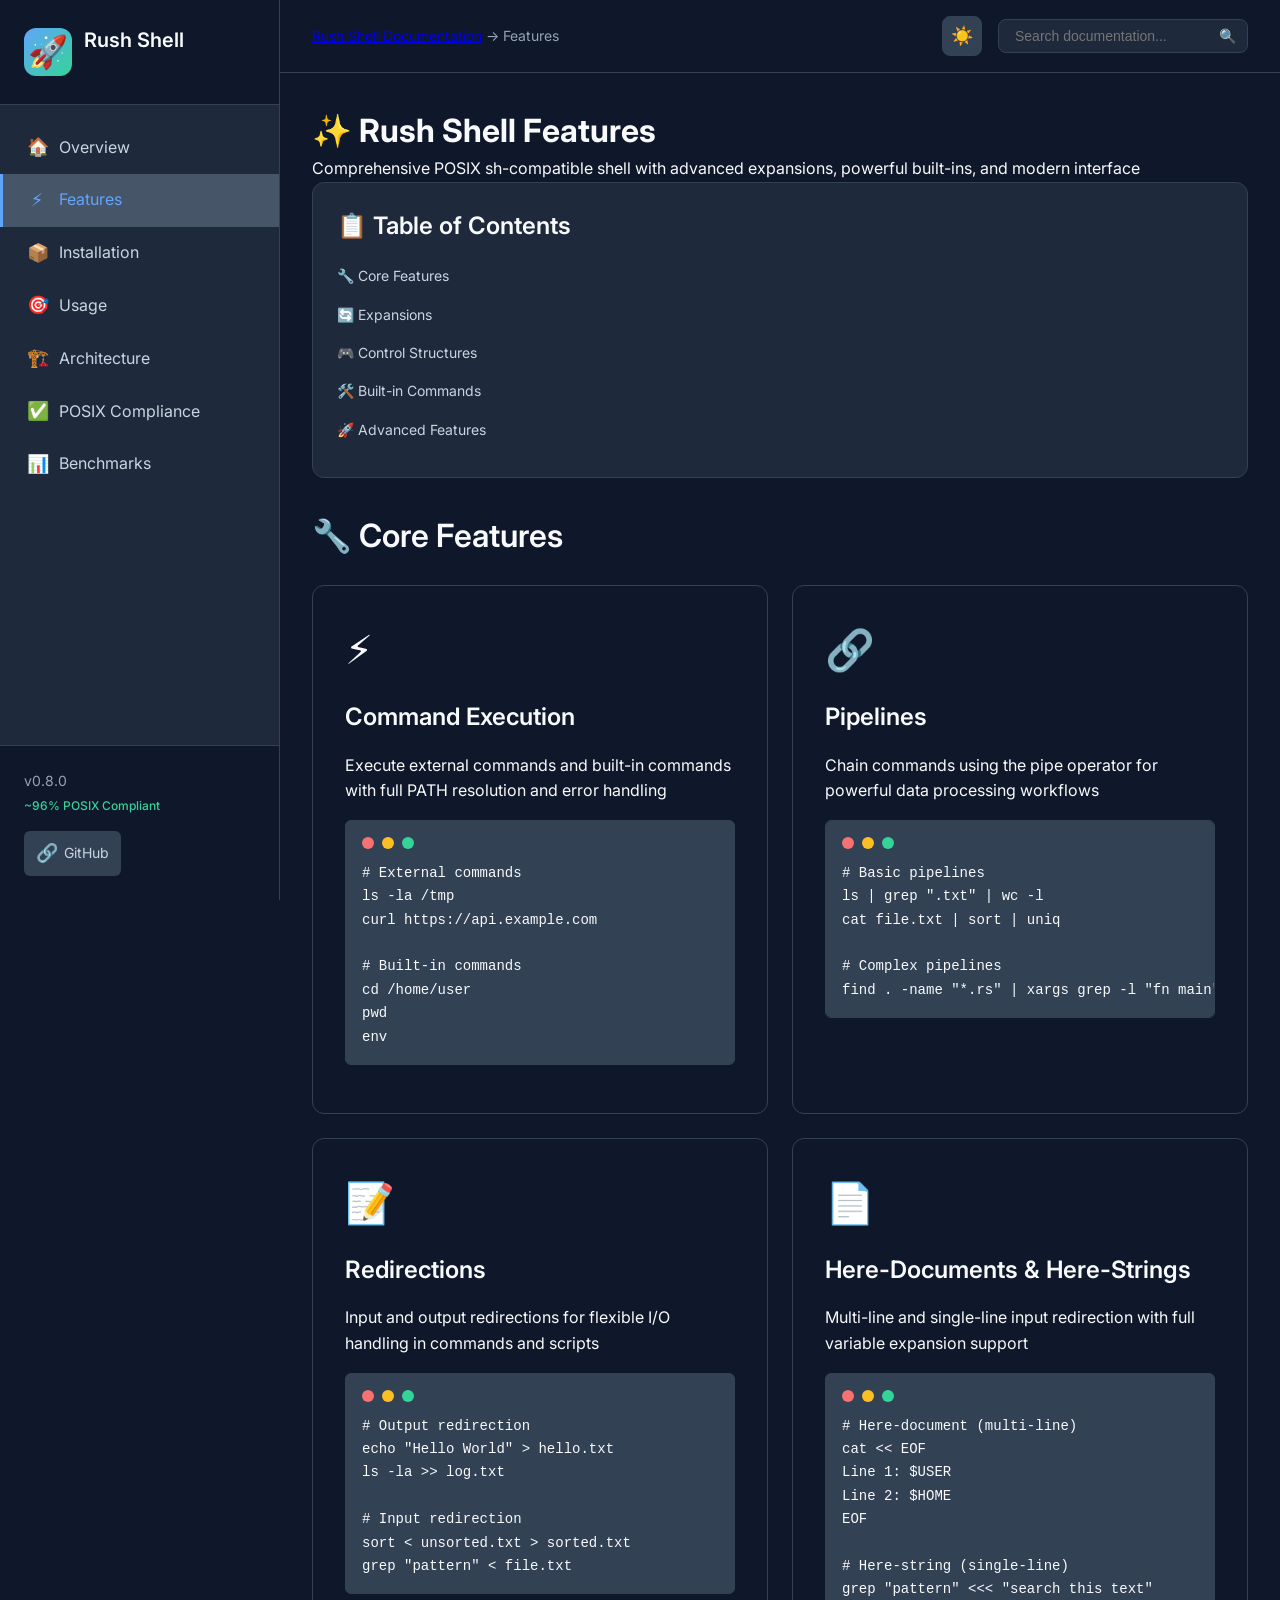
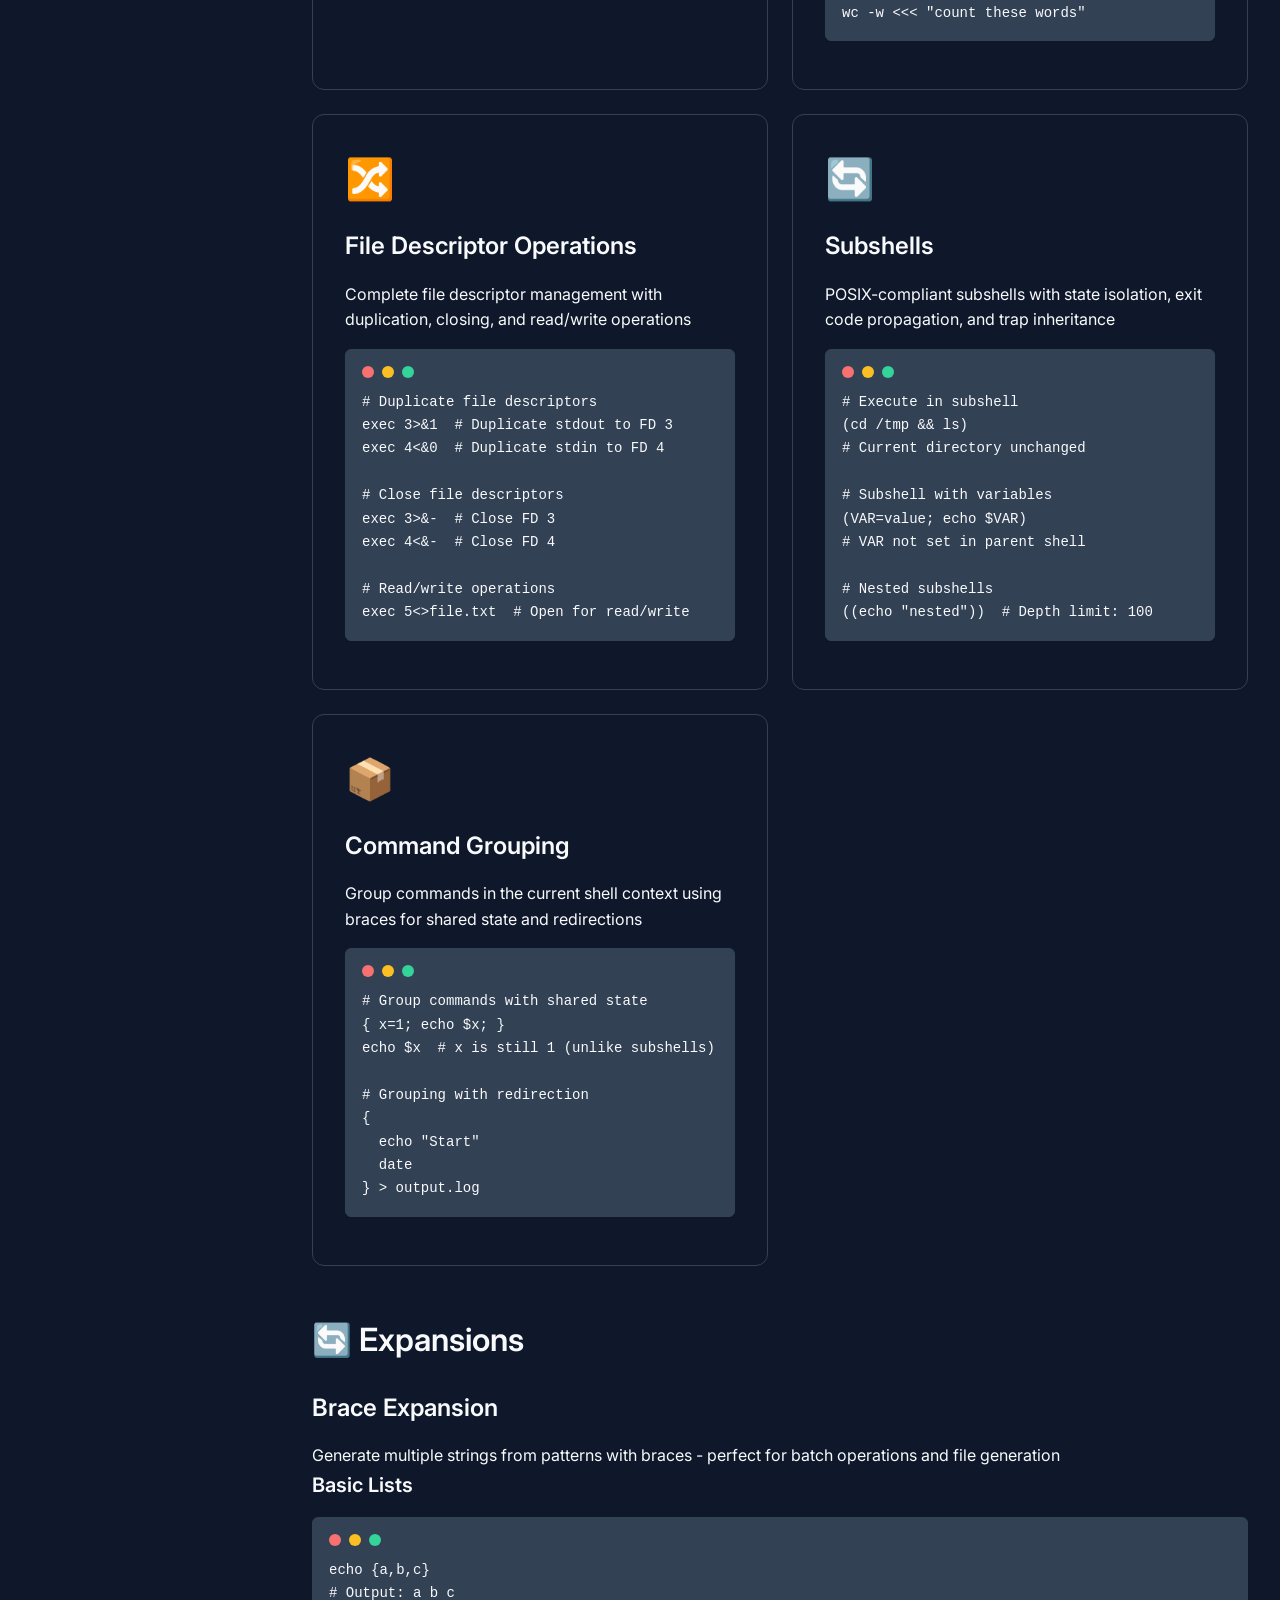
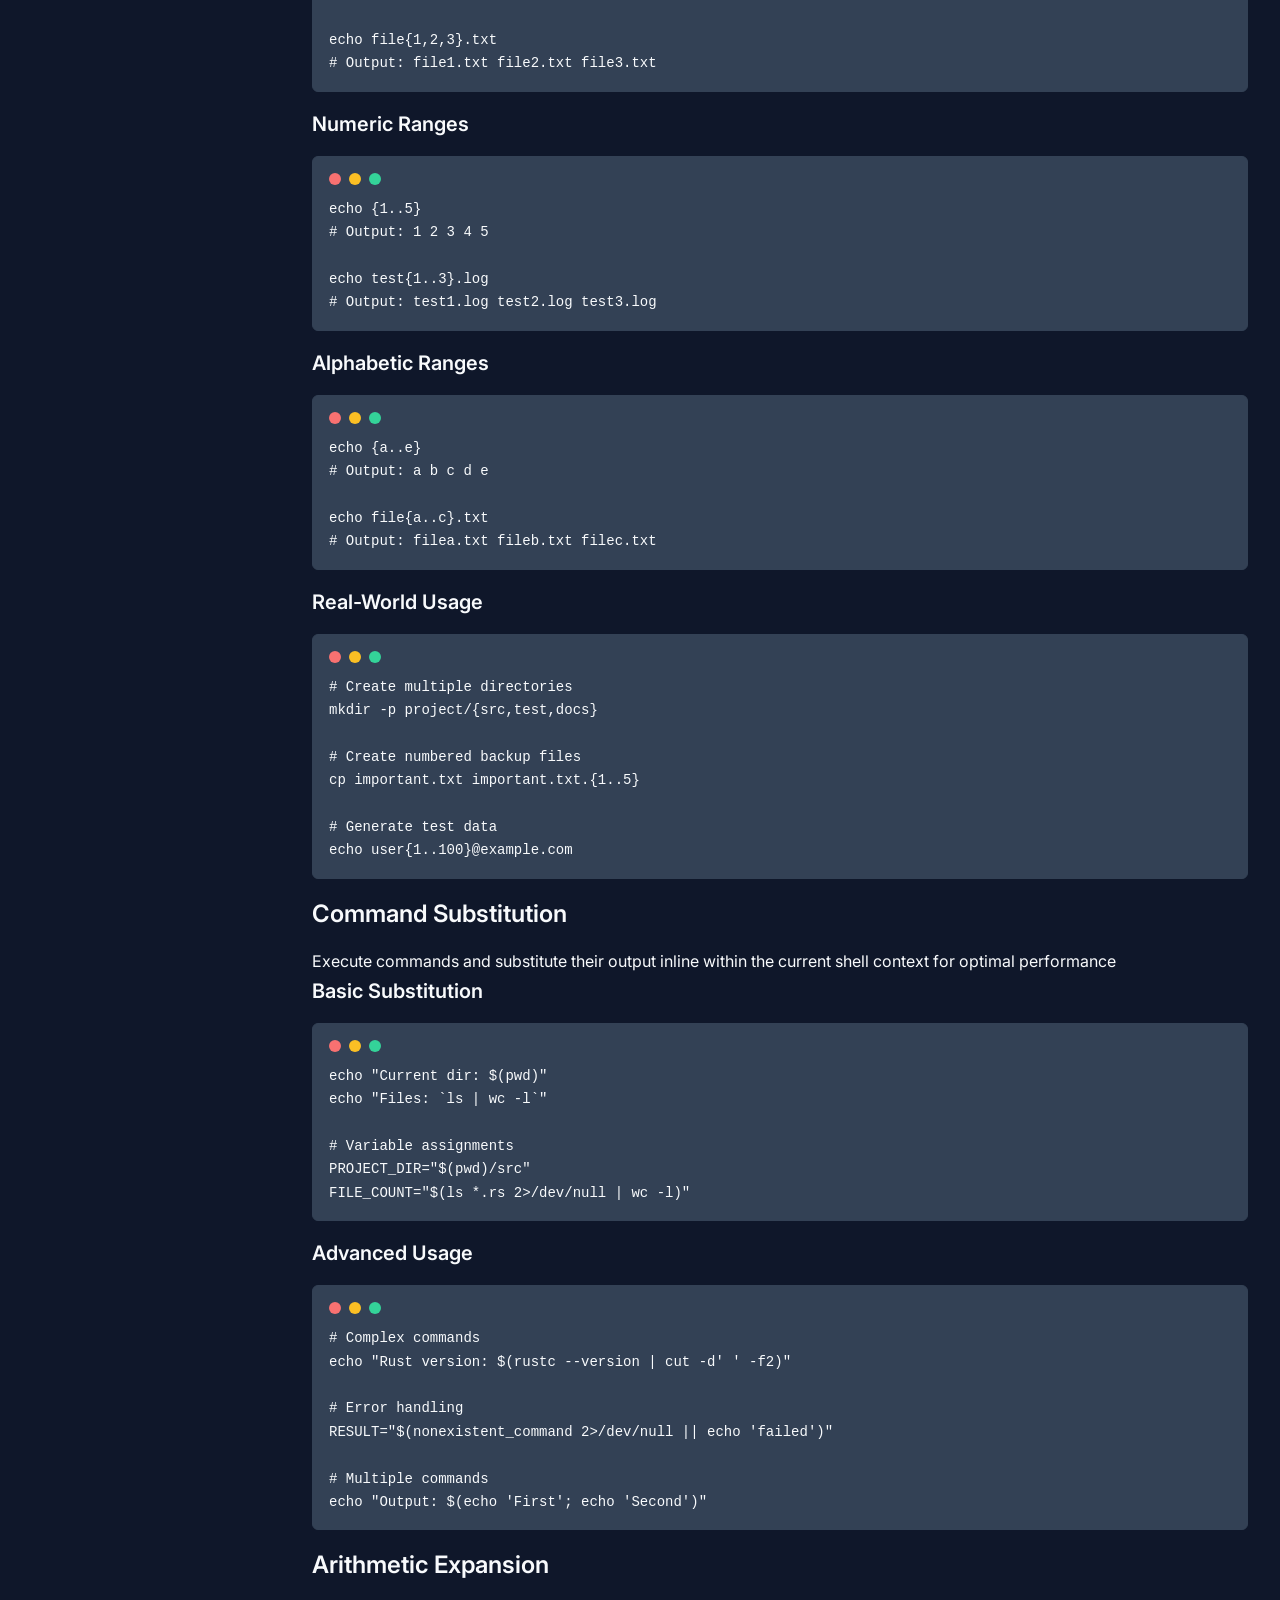
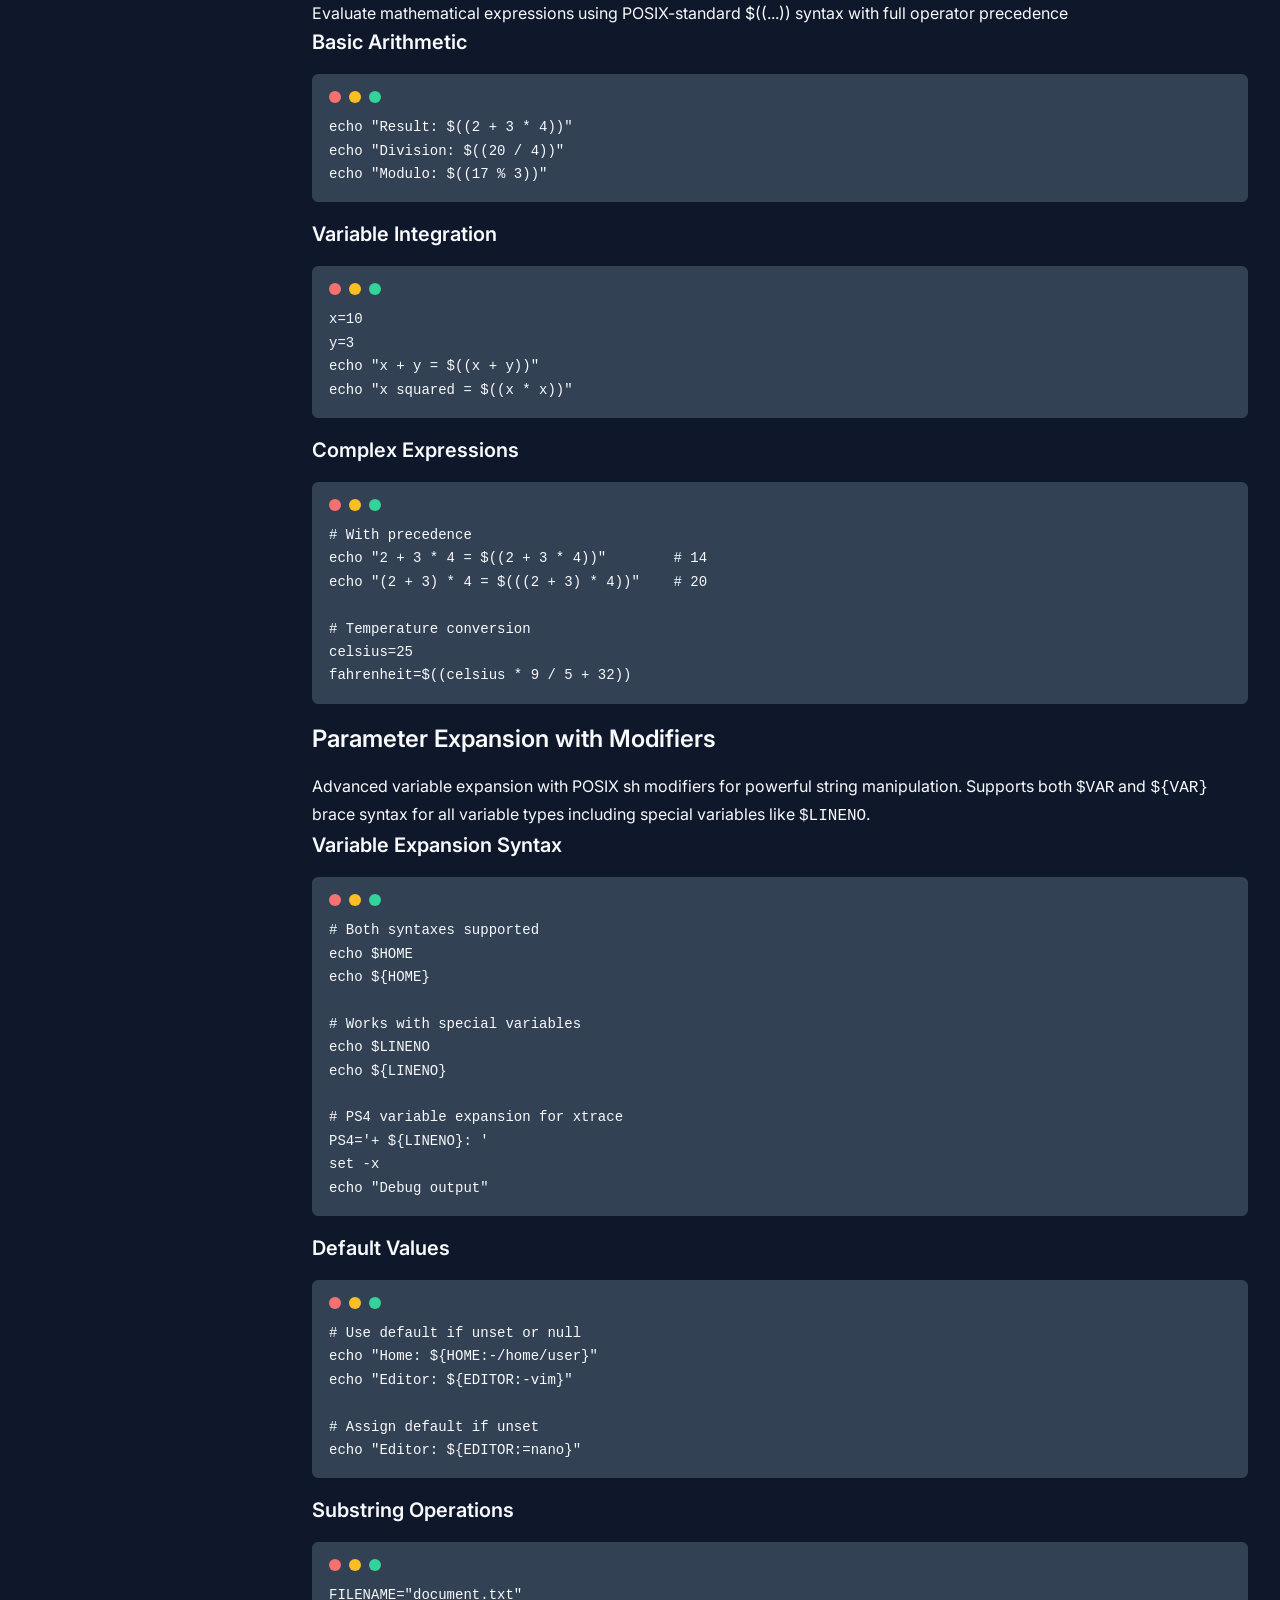
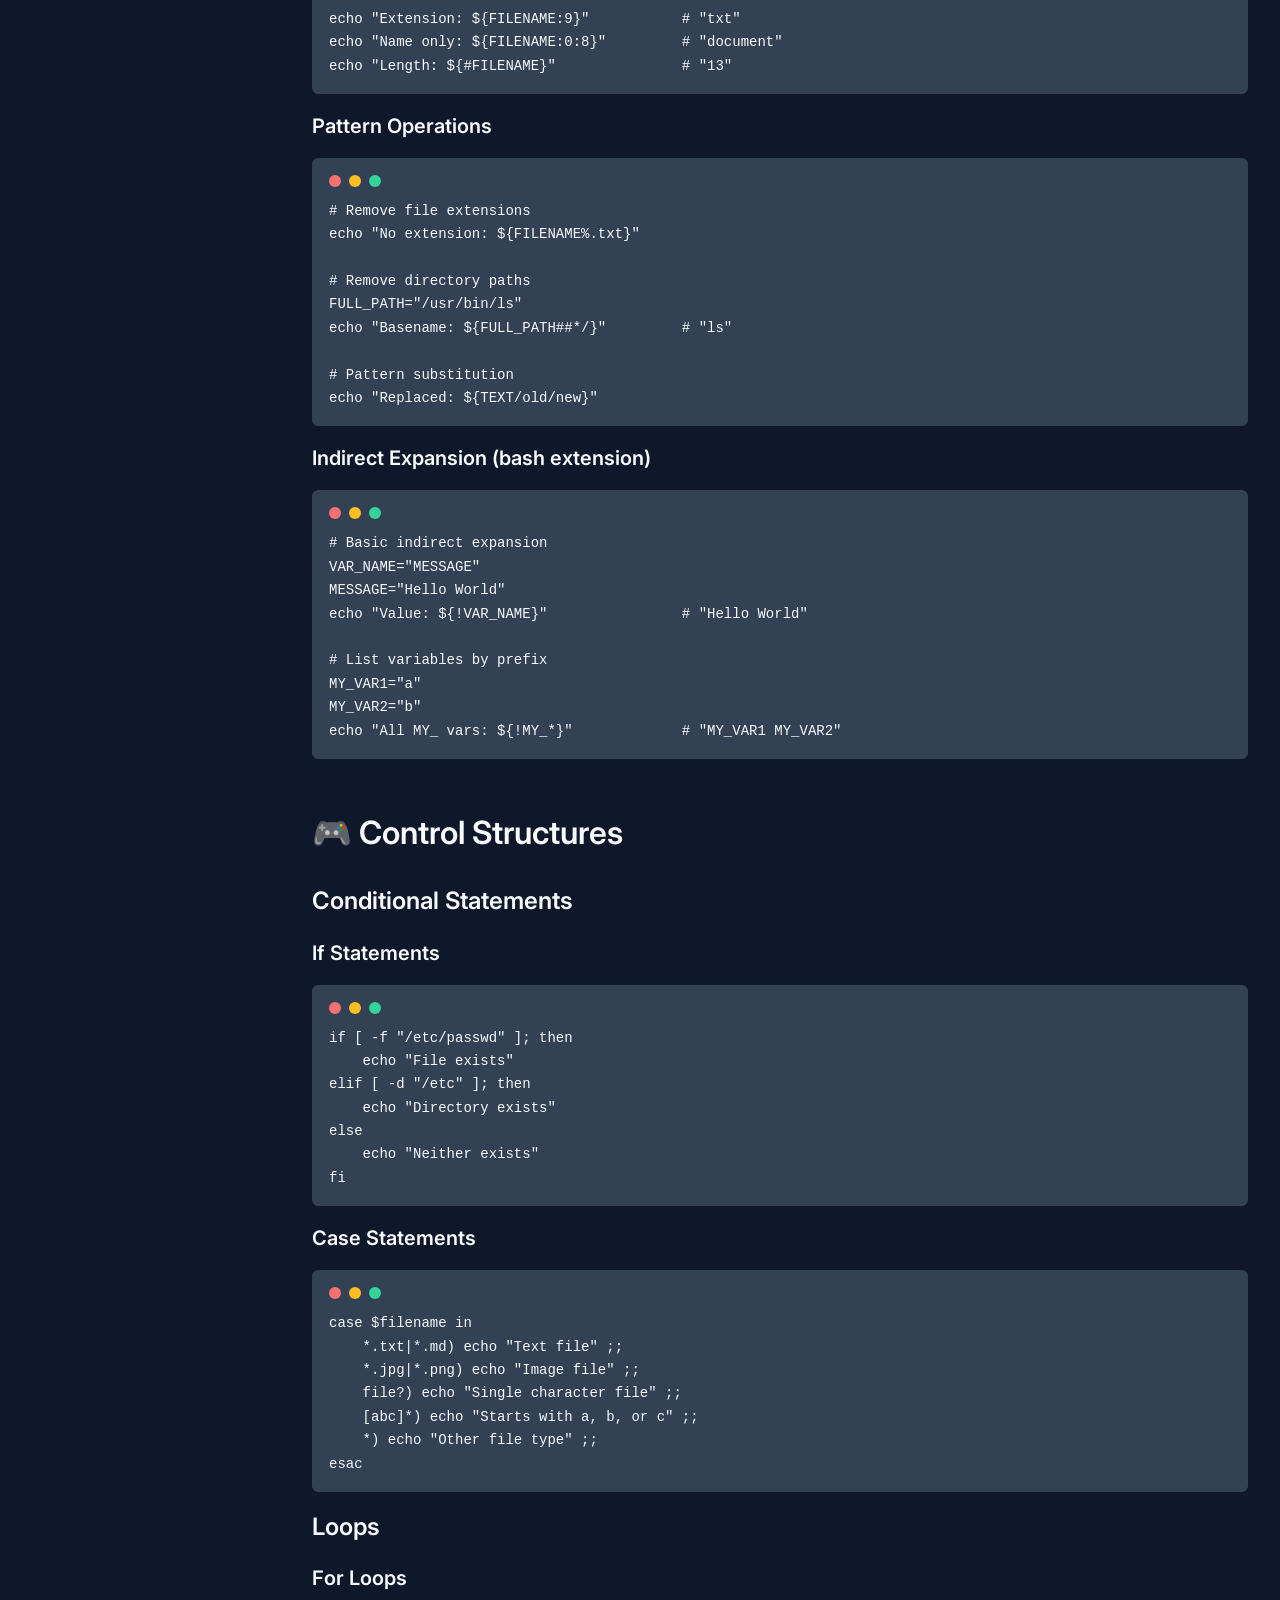
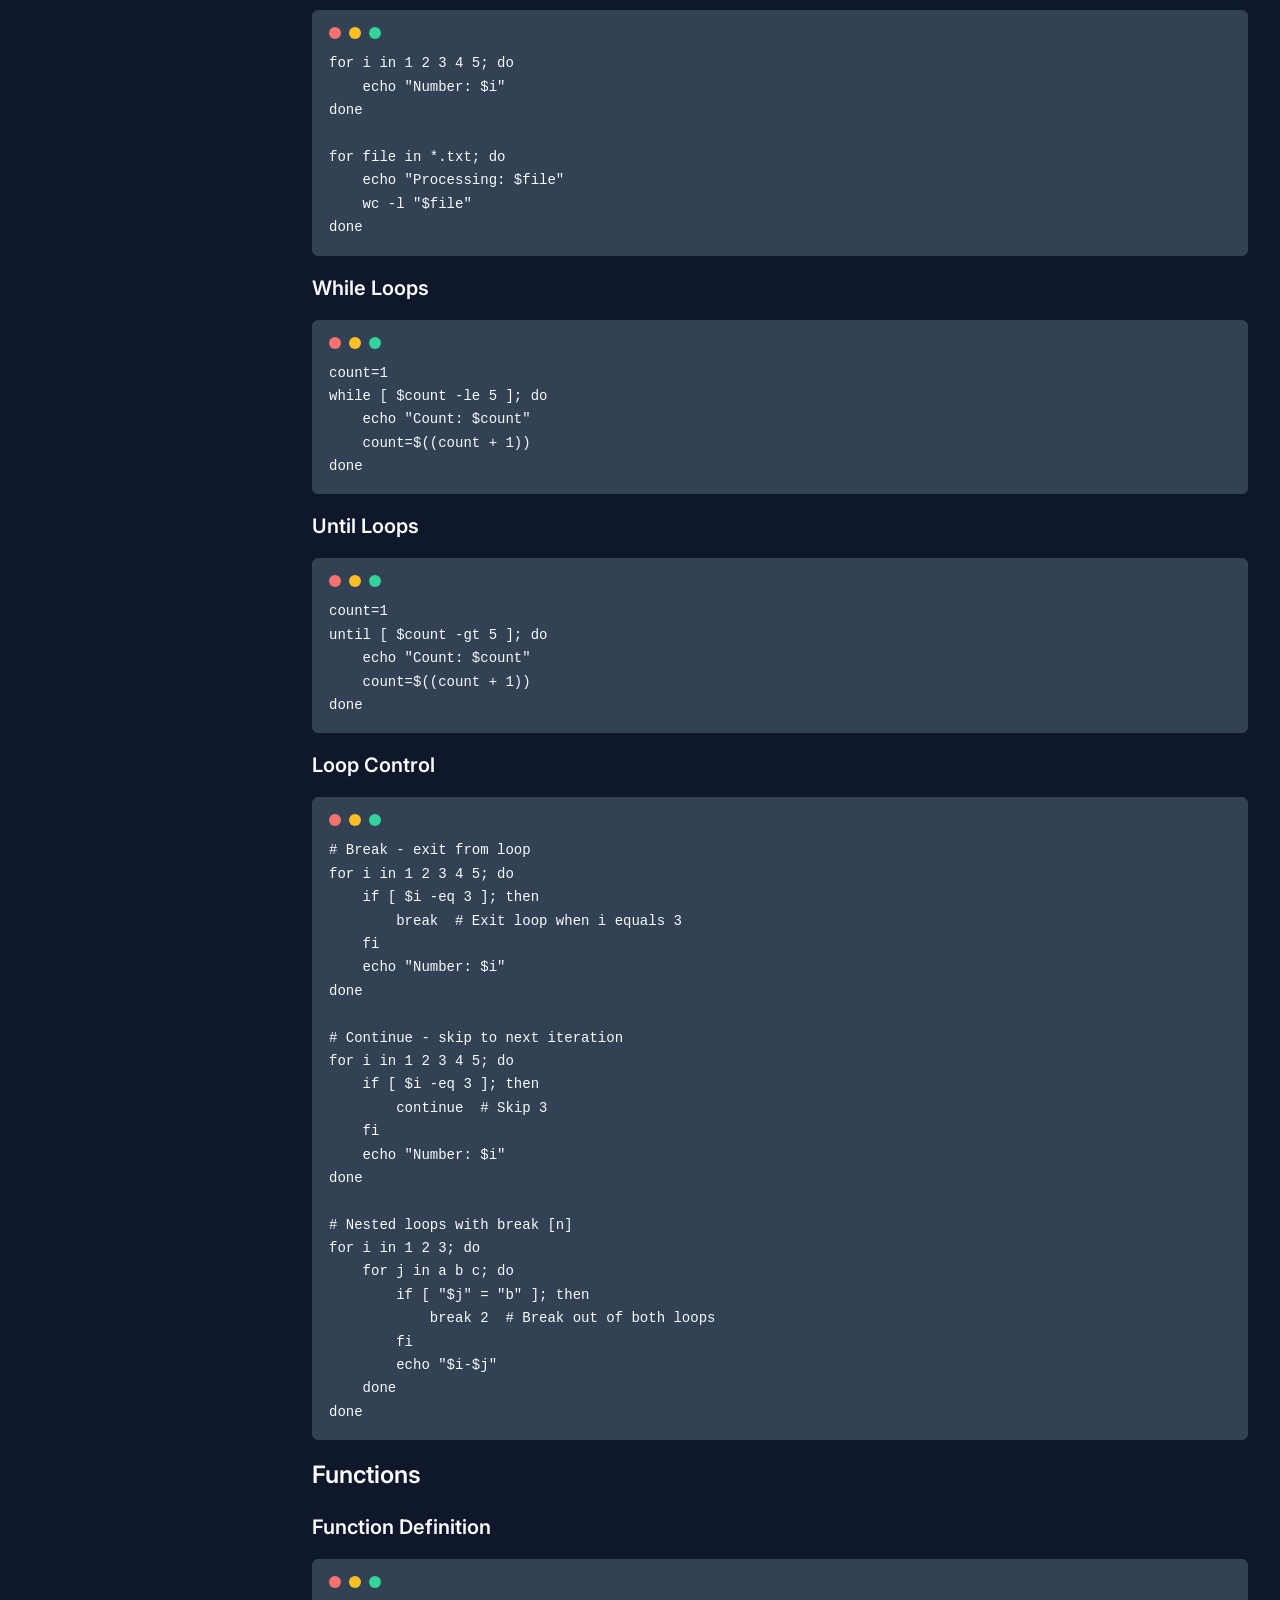
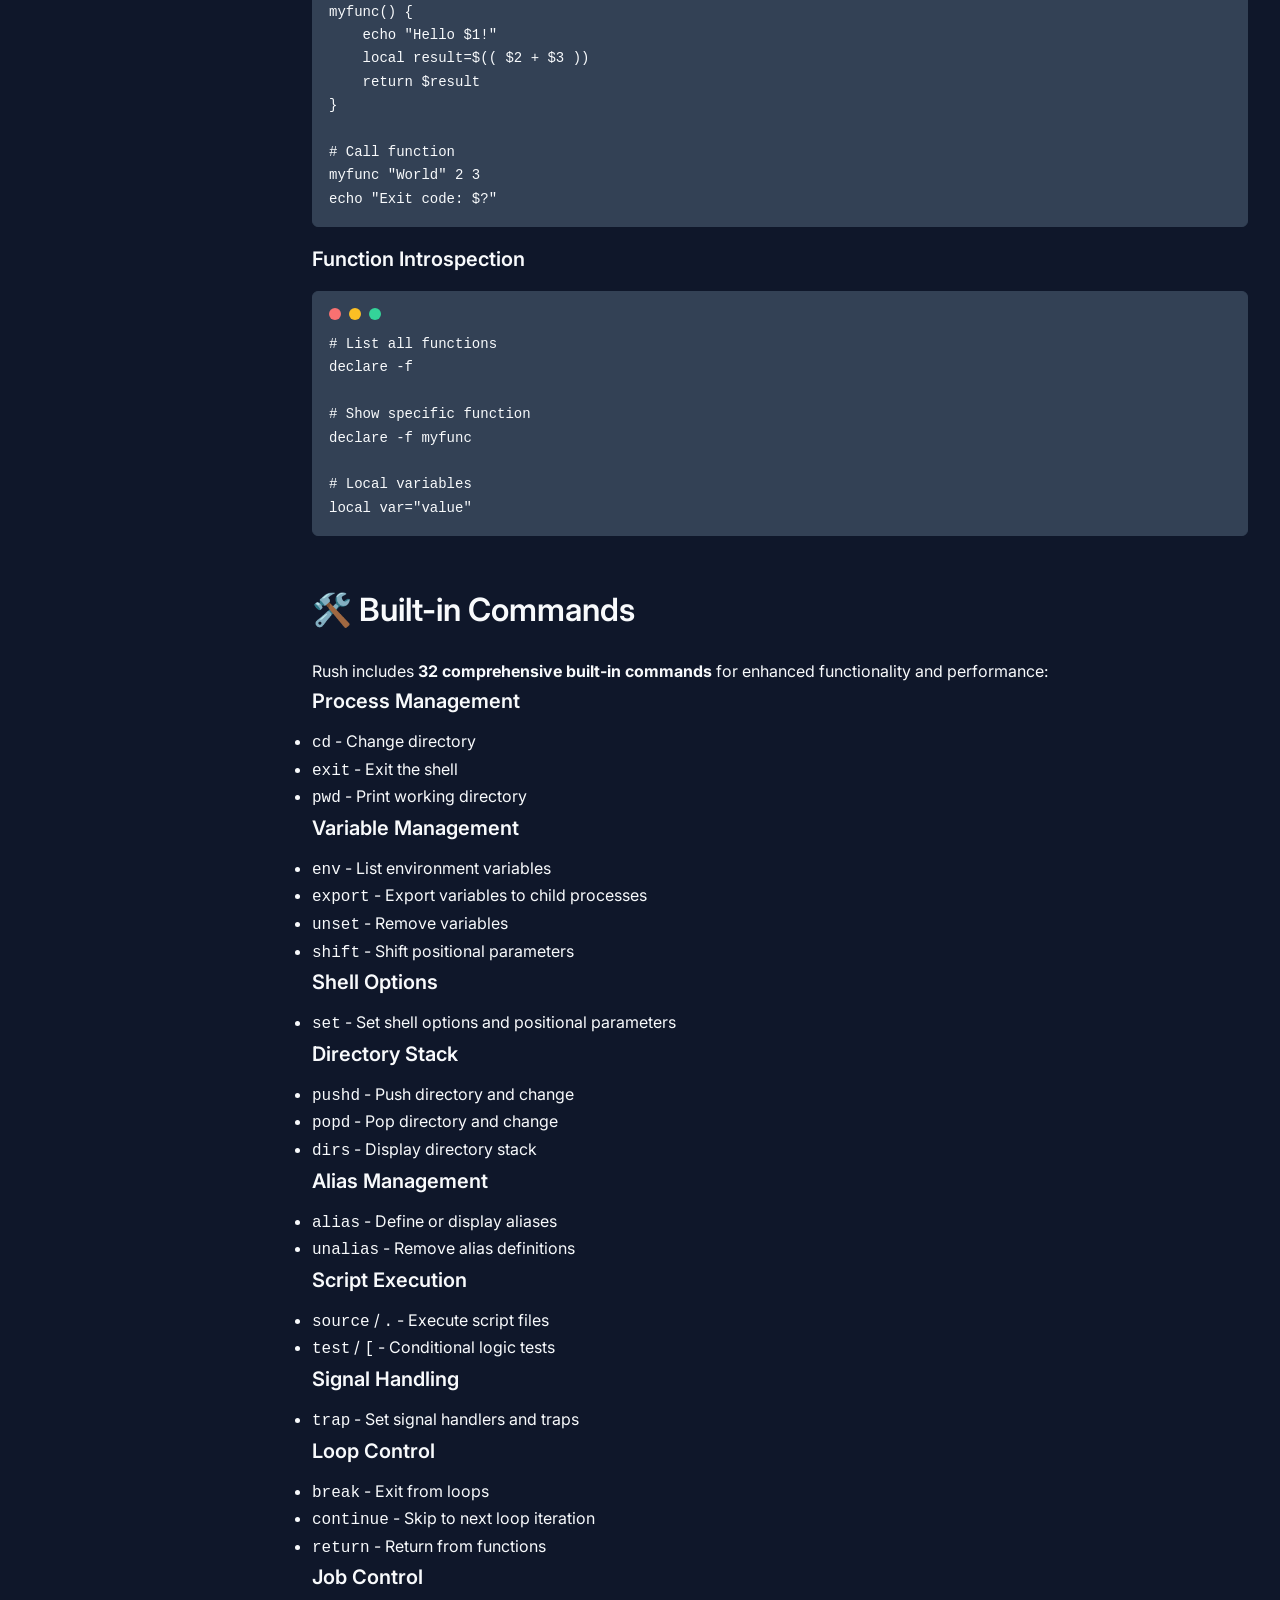
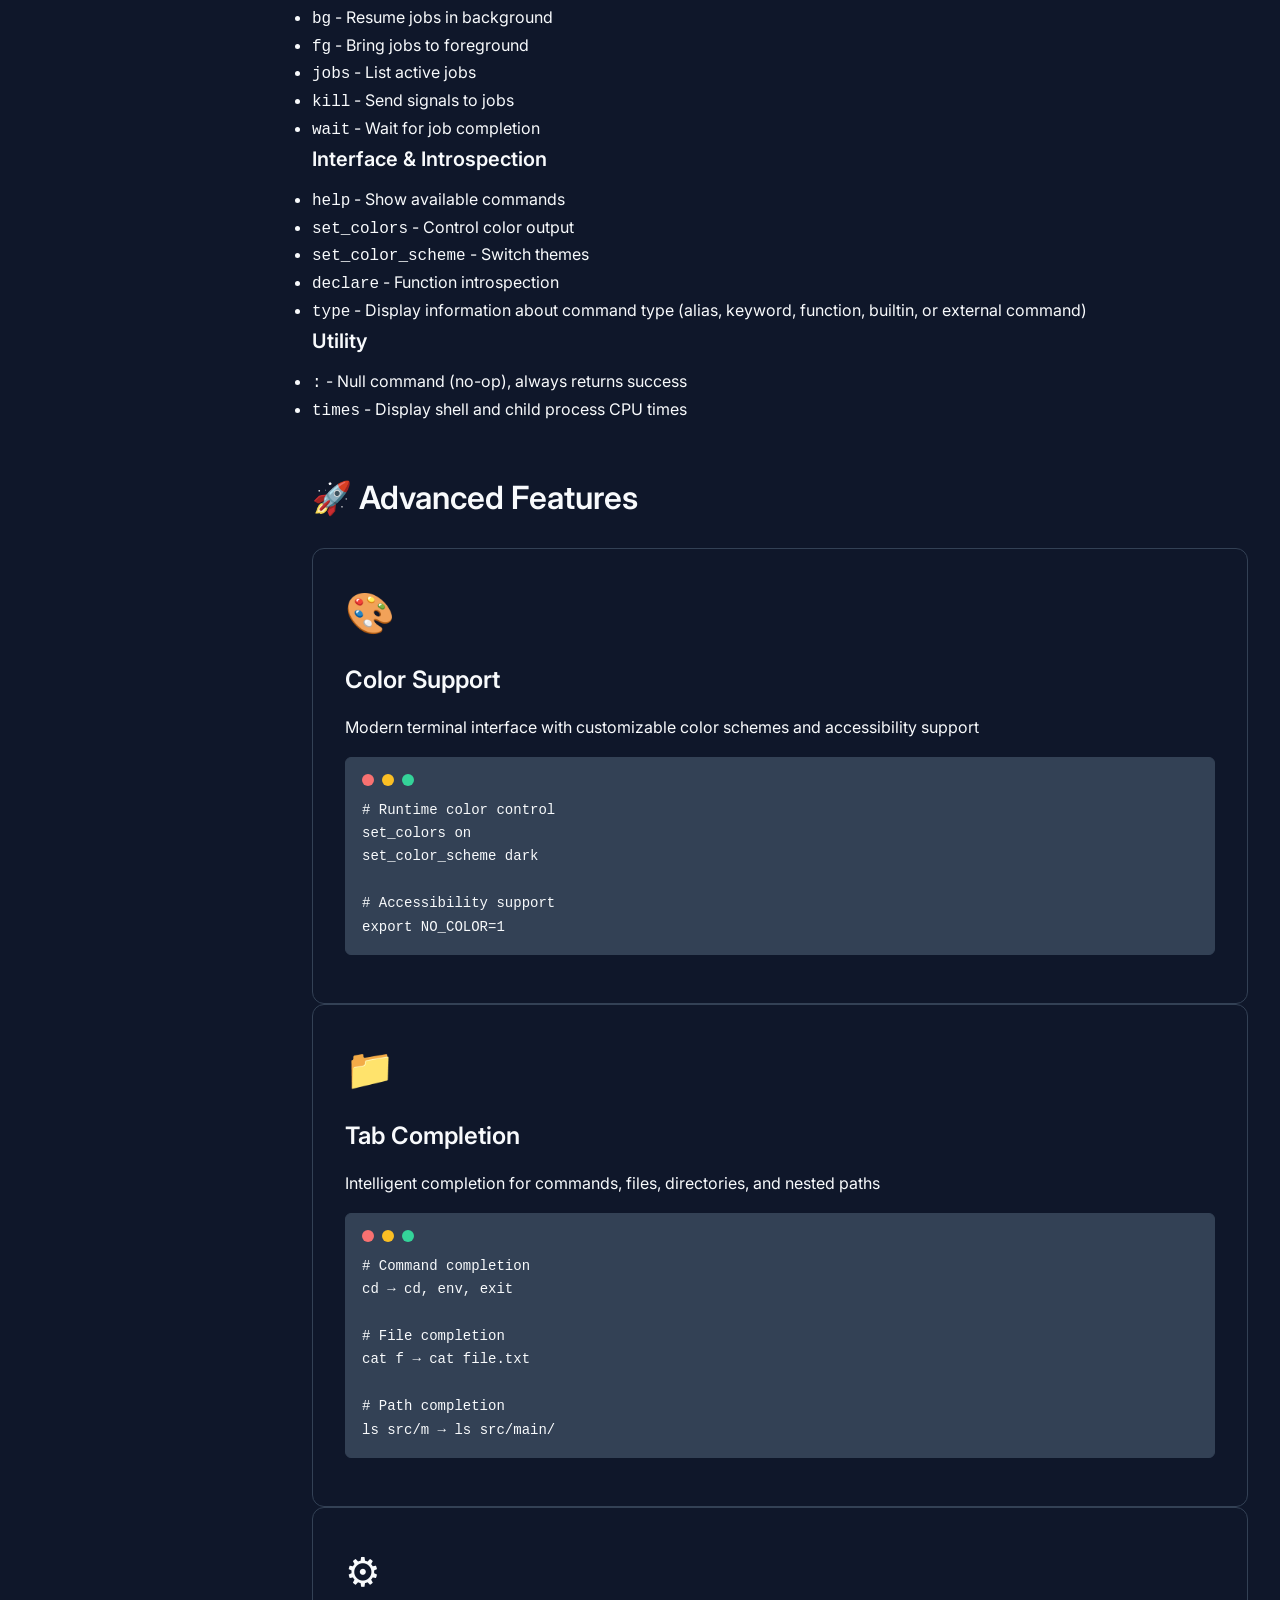
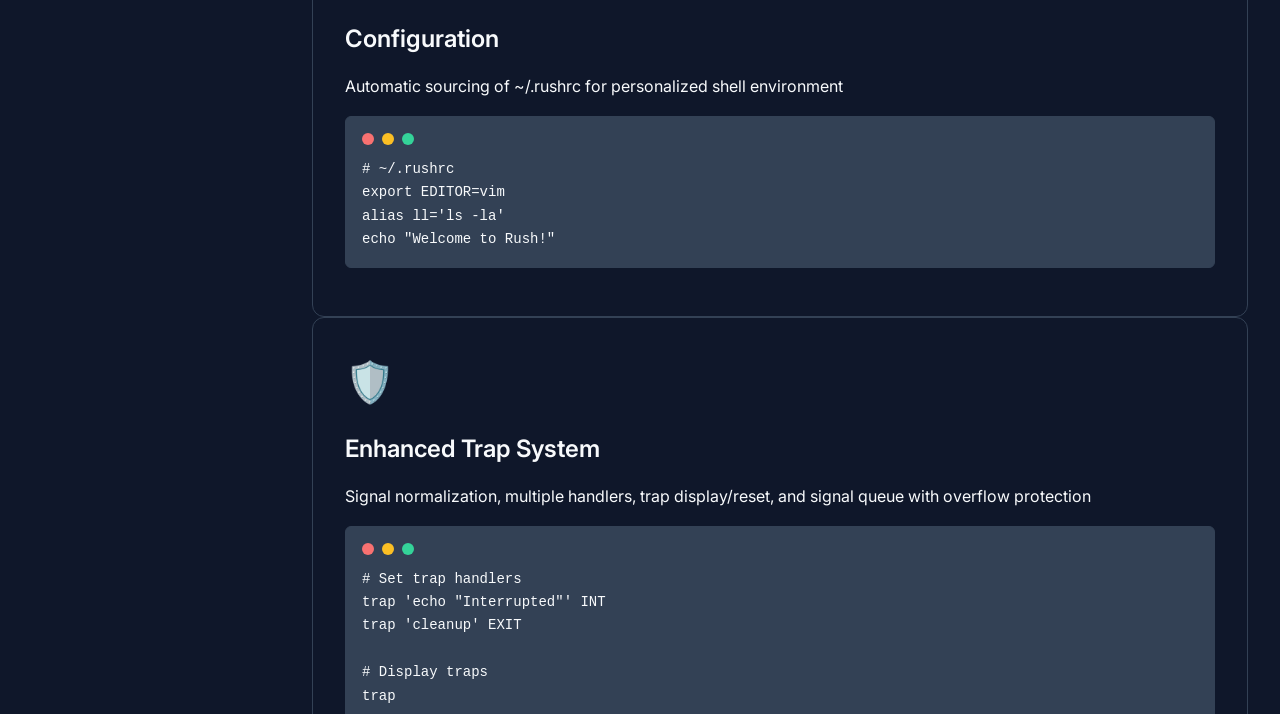
<file: docs/features.html>
<!DOCTYPE html>
<html lang="en">

<head>
    <meta charset="UTF-8">
    <meta name="viewport" content="width=device-width, initial-scale=1.0">
    <title>Features - Rush Shell Documentation</title>
    <link rel="stylesheet" href="styles.css">
    <link rel="preconnect" href="https://fonts.googleapis.com">
    <link rel="preconnect" href="https://fonts.gstatic.com" crossorigin>
    <link
        href="https://fonts.googleapis.com/css2?family=JetBrains+Mono:wght@400;500;600&family=Inter:wght@300;400;500;600;700&display=swap"
        rel="stylesheet">
</head>

<body>
    <div class="layout">
        <!-- Sidebar Navigation -->
        <nav class="sidebar" id="sidebar">
            <div class="sidebar-header">
                <div class="logo-container">
                    <div class="logo">🚀</div>
                    <h2>Rush Shell</h2>
                </div>
            </div>

            <div class="sidebar-nav">
                <a href="index.html" class="nav-link">
                    <span class="nav-icon">🏠</span>
                    <span>Overview</span>
                </a>
                <a href="features.html" class="nav-link active">
                    <span class="nav-icon">⚡</span>
                    <span>Features</span>
                </a>
                <a href="installation.html" class="nav-link">
                    <span class="nav-icon">📦</span>
                    <span>Installation</span>
                </a>
                <a href="usage.html" class="nav-link">
                    <span class="nav-icon">🎯</span>
                    <span>Usage</span>
                </a>
                <a href="architecture.html" class="nav-link">
                    <span class="nav-icon">🏗️</span>
                    <span>Architecture</span>
                </a>
                <a href="compliance.html" class="nav-link">
                    <span class="nav-icon">✅</span>
                    <span>POSIX Compliance</span>
                </a>
                <a href="benchmarks.html" class="nav-link">
                    <span class="nav-icon">📊</span>
                    <span>Benchmarks</span>
                </a>
            </div>

            <div class="sidebar-footer">
                <div class="version-info">
                    <span class="version">v0.8.0</span>
                    <span class="status">~96% POSIX Compliant</span>
                </div>
                <div class="external-links">
                    <a href="https://github.com/drewwalton19216801/rush-sh" target="_blank" class="external-link">
                        <span class="nav-icon">🔗</span>
                        <span>GitHub</span>
                    </a>
                </div>
            </div>
        </nav>

        <!-- Main Content -->
        <main class="main-content">
            <!-- Mobile menu button -->
            <button class="mobile-menu-btn" id="mobileMenuBtn">
                <span></span>
                <span></span>
                <span></span>
            </button>

            <!-- Header -->
            <header class="page-header">
                <div class="header-content">
                    <div class="breadcrumb">
                        <a href="index.html">Rush Shell Documentation</a> → <span>Features</span>
                    </div>
                    <div class="header-actions">
                        <button class="theme-toggle" id="themeToggle">
                            <span class="theme-icon">🌙</span>
                        </button>
                        <div class="search-container">
                            <input type="text" class="search-input" placeholder="Search documentation..."
                                id="searchInput">
                            <span class="search-icon">🔍</span>
                        </div>
                    </div>
                </div>
            </header>

            <!-- Page Content -->
            <div class="page-content">
                <div class="feature-hero">
                    <h1>✨ Rush Shell Features</h1>
                    <p>Comprehensive POSIX sh-compatible shell with advanced expansions, powerful built-ins, and modern
                        interface</p>
                </div>

                <!-- Core Features -->
                <section id="core-features">
                    <h2>🔧 Core Features</h2>
                    <div class="features-grid">
                        <div class="feature-card">
                            <div class="feature-icon">⚡</div>
                            <h3>Command Execution</h3>
                            <p>Execute external commands and built-in commands with full PATH resolution and error
                                handling</p>
                            <div class="code-block">
                                <pre><code># External commands
ls -la /tmp
curl https://api.example.com

# Built-in commands
cd /home/user
pwd
env</code></pre>
                            </div>
                        </div>

                        <div class="feature-card">
                            <div class="feature-icon">🔗</div>
                            <h3>Pipelines</h3>
                            <p>Chain commands using the pipe operator for powerful data processing workflows</p>
                            <div class="code-block">
                                <pre><code># Basic pipelines
ls | grep ".txt" | wc -l
cat file.txt | sort | uniq

# Complex pipelines
find . -name "*.rs" | xargs grep -l "fn main" | head -5</code></pre>
                            </div>
                        </div>

                        <div class="feature-card">
                            <div class="feature-icon">📝</div>
                            <h3>Redirections</h3>
                            <p>Input and output redirections for flexible I/O handling in commands and scripts</p>
                            <div class="code-block">
                                <pre><code># Output redirection
echo "Hello World" > hello.txt
ls -la >> log.txt

# Input redirection
sort < unsorted.txt > sorted.txt
grep "pattern" < file.txt</code></pre>
                            </div>
                        </div>

                        <div class="feature-card">
                            <div class="feature-icon">📄</div>
                            <h3>Here-Documents & Here-Strings</h3>
                            <p>Multi-line and single-line input redirection with full variable expansion support</p>
                            <div class="code-block">
                                <pre><code># Here-document (multi-line)
cat << EOF
Line 1: $USER
Line 2: $HOME
EOF

# Here-string (single-line)
grep "pattern" <<< "search this text"
wc -w <<< "count these words"</code></pre>
                            </div>
                        </div>

                        <div class="feature-card">
                            <div class="feature-icon">🔀</div>
                            <h3>File Descriptor Operations</h3>
                            <p>Complete file descriptor management with duplication, closing, and read/write operations
                            </p>
                            <div class="code-block">
                                <pre><code># Duplicate file descriptors
exec 3>&1  # Duplicate stdout to FD 3
exec 4<&0  # Duplicate stdin to FD 4

# Close file descriptors
exec 3>&-  # Close FD 3
exec 4<&-  # Close FD 4

# Read/write operations
exec 5<>file.txt  # Open for read/write</code></pre>
                            </div>
                        </div>

                        <div class="feature-card">
                            <div class="feature-icon">🔄</div>
                            <h3>Subshells</h3>
                            <p>POSIX-compliant subshells with state isolation, exit code propagation, and trap
                                inheritance</p>
                            <div class="code-block">
                                <pre><code># Execute in subshell
(cd /tmp && ls)
# Current directory unchanged

# Subshell with variables
(VAR=value; echo $VAR)
# VAR not set in parent shell

# Nested subshells
((echo "nested"))  # Depth limit: 100</code></pre>
                            </div>
                        </div>
                        <div class="feature-card">
                            <div class="feature-icon">📦</div>
                            <h3>Command Grouping</h3>
                            <p>Group commands in the current shell context using braces for shared state and
                                redirections</p>
                            <div class="code-block">
                                <pre><code># Group commands with shared state
{ x=1; echo $x; }
echo $x  # x is still 1 (unlike subshells)

# Grouping with redirection
{
  echo "Start"
  date
} > output.log</code></pre>
                            </div>
                        </div>
                    </div>
                </section>

                <!-- Expansions -->
                <section id="expansions">
                    <h2>🔄 Expansions</h2>

                    <div class="expansion-section">
                        <h3>Brace Expansion</h3>
                        <p>Generate multiple strings from patterns with braces - perfect for batch operations and file
                            generation</p>

                        <div class="expansion-examples">
                            <div class="example-group">
                                <h4>Basic Lists</h4>
                                <div class="code-block">
                                    <pre><code>echo {a,b,c}
# Output: a b c

echo file{1,2,3}.txt
# Output: file1.txt file2.txt file3.txt</code></pre>
                                </div>
                            </div>

                            <div class="example-group">
                                <h4>Numeric Ranges</h4>
                                <div class="code-block">
                                    <pre><code>echo {1..5}
# Output: 1 2 3 4 5

echo test{1..3}.log
# Output: test1.log test2.log test3.log</code></pre>
                                </div>
                            </div>

                            <div class="example-group">
                                <h4>Alphabetic Ranges</h4>
                                <div class="code-block">
                                    <pre><code>echo {a..e}
# Output: a b c d e

echo file{a..c}.txt
# Output: filea.txt fileb.txt filec.txt</code></pre>
                                </div>
                            </div>

                            <div class="example-group">
                                <h4>Real-World Usage</h4>
                                <div class="code-block">
                                    <pre><code># Create multiple directories
mkdir -p project/{src,test,docs}

# Create numbered backup files
cp important.txt important.txt.{1..5}

# Generate test data
echo user{1..100}@example.com</code></pre>
                                </div>
                            </div>
                        </div>
                    </div>

                    <div class="expansion-section">
                        <h3>Command Substitution</h3>
                        <p>Execute commands and substitute their output inline within the current shell context for
                            optimal performance</p>

                        <div class="expansion-examples">
                            <div class="example-group">
                                <h4>Basic Substitution</h4>
                                <div class="code-block">
                                    <pre><code>echo "Current dir: $(pwd)"
echo "Files: `ls | wc -l`"

# Variable assignments
PROJECT_DIR="$(pwd)/src"
FILE_COUNT="$(ls *.rs 2>/dev/null | wc -l)"</code></pre>
                                </div>
                            </div>

                            <div class="example-group">
                                <h4>Advanced Usage</h4>
                                <div class="code-block">
                                    <pre><code># Complex commands
echo "Rust version: $(rustc --version | cut -d' ' -f2)"

# Error handling
RESULT="$(nonexistent_command 2>/dev/null || echo 'failed')"

# Multiple commands
echo "Output: $(echo 'First'; echo 'Second')"</code></pre>
                                </div>
                            </div>
                        </div>
                    </div>

                    <div class="expansion-section">
                        <h3>Arithmetic Expansion</h3>
                        <p>Evaluate mathematical expressions using POSIX-standard $((...)) syntax with full operator
                            precedence</p>

                        <div class="expansion-examples">
                            <div class="example-group">
                                <h4>Basic Arithmetic</h4>
                                <div class="code-block">
                                    <pre><code>echo "Result: $((2 + 3 * 4))"
echo "Division: $((20 / 4))"
echo "Modulo: $((17 % 3))"</code></pre>
                                </div>
                            </div>

                            <div class="example-group">
                                <h4>Variable Integration</h4>
                                <div class="code-block">
                                    <pre><code>x=10
y=3
echo "x + y = $((x + y))"
echo "x squared = $((x * x))"</code></pre>
                                </div>
                            </div>

                            <div class="example-group">
                                <h4>Complex Expressions</h4>
                                <div class="code-block">
                                    <pre><code># With precedence
echo "2 + 3 * 4 = $((2 + 3 * 4))"        # 14
echo "(2 + 3) * 4 = $(((2 + 3) * 4))"    # 20

# Temperature conversion
celsius=25
fahrenheit=$((celsius * 9 / 5 + 32))</code></pre>
                                </div>
                            </div>
                        </div>
                    </div>

                    <div class="expansion-section">
                        <h3>Parameter Expansion with Modifiers</h3>
                        <p>Advanced variable expansion with POSIX sh modifiers for powerful string manipulation.
                            Supports both <code>$VAR</code> and <code>${VAR}</code> brace syntax for all variable types
                            including special variables like <code>$LINENO</code>.</p>

                        <div class="expansion-examples">
                            <div class="example-group">
                                <h4>Variable Expansion Syntax</h4>
                                <div class="code-block">
                                    <pre><code># Both syntaxes supported
echo $HOME
echo ${HOME}

# Works with special variables
echo $LINENO
echo ${LINENO}

# PS4 variable expansion for xtrace
PS4='+ ${LINENO}: '
set -x
echo "Debug output"</code></pre>
                                </div>
                            </div>

                            <div class="example-group">
                                <h4>Default Values</h4>
                                <div class="code-block">
                                    <pre><code># Use default if unset or null
echo "Home: ${HOME:-/home/user}"
echo "Editor: ${EDITOR:-vim}"

# Assign default if unset
echo "Editor: ${EDITOR:=nano}"</code></pre>
                                </div>
                            </div>

                            <div class="example-group">
                                <h4>Substring Operations</h4>
                                <div class="code-block">
                                    <pre><code>FILENAME="document.txt"
echo "Extension: ${FILENAME:9}"           # "txt"
echo "Name only: ${FILENAME:0:8}"         # "document"
echo "Length: ${#FILENAME}"               # "13"</code></pre>
                                </div>
                            </div>

                            <div class="example-group">
                                <h4>Pattern Operations</h4>
                                <div class="code-block">
                                    <pre><code># Remove file extensions
echo "No extension: ${FILENAME%.txt}"

# Remove directory paths
FULL_PATH="/usr/bin/ls"
echo "Basename: ${FULL_PATH##*/}"         # "ls"

# Pattern substitution
echo "Replaced: ${TEXT/old/new}"</code></pre>
                                </div>
                            </div>

                            <div class="example-group">
                                <h4>Indirect Expansion (bash extension)</h4>
                                <div class="code-block">
                                    <pre><code># Basic indirect expansion
VAR_NAME="MESSAGE"
MESSAGE="Hello World"
echo "Value: ${!VAR_NAME}"                # "Hello World"

# List variables by prefix
MY_VAR1="a"
MY_VAR2="b"
echo "All MY_ vars: ${!MY_*}"             # "MY_VAR1 MY_VAR2"</code></pre>
                                </div>
                            </div>
                        </div>
                    </div>
                </section>

                <!-- Control Structures -->
                <section id="control-structures">
                    <h2>🎮 Control Structures</h2>

                    <div class="control-section">
                        <h3>Conditional Statements</h3>
                        <div class="expansion-examples">
                            <div class="example-group">
                                <h4>If Statements</h4>
                                <div class="code-block">
                                    <pre><code>if [ -f "/etc/passwd" ]; then
    echo "File exists"
elif [ -d "/etc" ]; then
    echo "Directory exists"
else
    echo "Neither exists"
fi</code></pre>
                                </div>
                            </div>

                            <div class="example-group">
                                <h4>Case Statements</h4>
                                <div class="code-block">
                                    <pre><code>case $filename in
    *.txt|*.md) echo "Text file" ;;
    *.jpg|*.png) echo "Image file" ;;
    file?) echo "Single character file" ;;
    [abc]*) echo "Starts with a, b, or c" ;;
    *) echo "Other file type" ;;
esac</code></pre>
                                </div>
                            </div>
                        </div>
                    </div>

                    <div class="control-section">
                        <h3>Loops</h3>
                        <div class="expansion-examples">
                            <div class="example-group">
                                <h4>For Loops</h4>
                                <div class="code-block">
                                    <pre><code>for i in 1 2 3 4 5; do
    echo "Number: $i"
done

for file in *.txt; do
    echo "Processing: $file"
    wc -l "$file"
done</code></pre>
                                </div>
                            </div>

                            <div class="example-group">
                                <h4>While Loops</h4>
                                <div class="code-block">
                                    <pre><code>count=1
while [ $count -le 5 ]; do
    echo "Count: $count"
    count=$((count + 1))
done</code></pre>
                                </div>
                            </div>

                            <div class="example-group">
                                <h4>Until Loops</h4>
                                <div class="code-block">
                                    <pre><code>count=1
until [ $count -gt 5 ]; do
    echo "Count: $count"
    count=$((count + 1))
done</code></pre>
                                </div>
                            </div>

                            <div class="example-group">
                                <h4>Loop Control</h4>
                                <div class="code-block">
                                    <pre><code># Break - exit from loop
for i in 1 2 3 4 5; do
    if [ $i -eq 3 ]; then
        break  # Exit loop when i equals 3
    fi
    echo "Number: $i"
done

# Continue - skip to next iteration
for i in 1 2 3 4 5; do
    if [ $i -eq 3 ]; then
        continue  # Skip 3
    fi
    echo "Number: $i"
done

# Nested loops with break [n]
for i in 1 2 3; do
    for j in a b c; do
        if [ "$j" = "b" ]; then
            break 2  # Break out of both loops
        fi
        echo "$i-$j"
    done
done</code></pre>
                                </div>
                            </div>
                        </div>
                    </div>

                    <div class="control-section">
                        <h3>Functions</h3>
                        <div class="expansion-examples">
                            <div class="example-group">
                                <h4>Function Definition</h4>
                                <div class="code-block">
                                    <pre><code>myfunc() {
    echo "Hello $1!"
    local result=$(( $2 + $3 ))
    return $result
}

# Call function
myfunc "World" 2 3
echo "Exit code: $?"</code></pre>
                                </div>
                            </div>

                            <div class="example-group">
                                <h4>Function Introspection</h4>
                                <div class="code-block">
                                    <pre><code># List all functions
declare -f

# Show specific function
declare -f myfunc

# Local variables
local var="value"</code></pre>
                                </div>
                            </div>
                        </div>
                    </div>
                </section>

                <!-- Built-in Commands -->
                <section id="builtins">
                    <h2>🛠️ Built-in Commands</h2>

                    <div class="builtins-overview">
                        <p>Rush includes <strong>32 comprehensive built-in commands</strong> for enhanced functionality
                            and performance:</p>

                        <div class="builtins-grid">
                            <div class="builtin-category">
                                <h4>Process Management</h4>
                                <ul>
                                    <li><code>cd</code> - Change directory</li>
                                    <li><code>exit</code> - Exit the shell</li>
                                    <li><code>pwd</code> - Print working directory</li>
                                </ul>
                            </div>

                            <div class="builtin-category">
                                <h4>Variable Management</h4>
                                <ul>
                                    <li><code>env</code> - List environment variables</li>
                                    <li><code>export</code> - Export variables to child processes</li>
                                    <li><code>unset</code> - Remove variables</li>
                                    <li><code>shift</code> - Shift positional parameters</li>
                                </ul>
                            </div>

                            <div class="builtin-category">
                                <h4>Shell Options</h4>
                                <ul>
                                    <li><code>set</code> - Set shell options and positional parameters</li>
                                </ul>
                            </div>

                            <div class="builtin-category">
                                <h4>Directory Stack</h4>
                                <ul>
                                    <li><code>pushd</code> - Push directory and change</li>
                                    <li><code>popd</code> - Pop directory and change</li>
                                    <li><code>dirs</code> - Display directory stack</li>
                                </ul>
                            </div>

                            <div class="builtin-category">
                                <h4>Alias Management</h4>
                                <ul>
                                    <li><code>alias</code> - Define or display aliases</li>
                                    <li><code>unalias</code> - Remove alias definitions</li>
                                </ul>
                            </div>

                            <div class="builtin-category">
                                <h4>Script Execution</h4>
                                <ul>
                                    <li><code>source</code> / <code>.</code> - Execute script files</li>
                                    <li><code>test</code> / <code>[</code> - Conditional logic tests</li>
                                </ul>
                            </div>

                            <div class="builtin-category">
                                <h4>Signal Handling</h4>
                                <ul>
                                    <li><code>trap</code> - Set signal handlers and traps</li>
                                </ul>
                            </div>

                            <div class="builtin-category">
                                <h4>Loop Control</h4>
                                <ul>
                                    <li><code>break</code> - Exit from loops</li>
                                    <li><code>continue</code> - Skip to next loop iteration</li>
                                    <li><code>return</code> - Return from functions</li>
                                </ul>
                            </div>

                            <div class="builtin-category">
                                <h4>Job Control</h4>
                                <ul>
                                    <li><code>bg</code> - Resume jobs in background</li>
                                    <li><code>fg</code> - Bring jobs to foreground</li>
                                    <li><code>jobs</code> - List active jobs</li>
                                    <li><code>kill</code> - Send signals to jobs</li>
                                    <li><code>wait</code> - Wait for job completion</li>
                                </ul>
                            </div>

                            <div class="builtin-category">
                                <h4>Interface & Introspection</h4>
                                <ul>
                                    <li><code>help</code> - Show available commands</li>
                                    <li><code>set_colors</code> - Control color output</li>
                                    <li><code>set_color_scheme</code> - Switch themes</li>
                                    <li><code>declare</code> - Function introspection</li>
                                    <li><code>type</code> - Display information about command type (alias, keyword,
                                        function, builtin, or external command)</li>
                                </ul>
                            </div>

                            <div class="builtin-category">
                                <h4>Utility</h4>
                                <ul>
                                    <li><code>:</code> - Null command (no-op), always returns success</li>
                                    <li><code>times</code> - Display shell and child process CPU times</li>
                                </ul>
                            </div>
                        </div>
                    </div>
                </section>

                <!-- Advanced Features -->
                <section id="advanced-features">
                    <h2>🚀 Advanced Features</h2>

                    <div class="advanced-grid">
                        <div class="feature-card">
                            <div class="feature-icon">🎨</div>
                            <h3>Color Support</h3>
                            <p>Modern terminal interface with customizable color schemes and accessibility support</p>
                            <div class="code-block">
                                <pre><code># Runtime color control
set_colors on
set_color_scheme dark

# Accessibility support
export NO_COLOR=1</code></pre>
                            </div>
                        </div>

                        <div class="feature-card">
                            <div class="feature-icon">📁</div>
                            <h3>Tab Completion</h3>
                            <p>Intelligent completion for commands, files, directories, and nested paths</p>
                            <div class="code-block">
                                <pre><code># Command completion
cd<TAB> → cd, env, exit

# File completion
cat f<TAB> → cat file.txt

# Path completion
ls src/m<TAB> → ls src/main/</code></pre>
                            </div>
                        </div>

                        <div class="feature-card">
                            <div class="feature-icon">⚙️</div>
                            <h3>Configuration</h3>
                            <p>Automatic sourcing of ~/.rushrc for personalized shell environment</p>
                            <div class="code-block">
                                <pre><code># ~/.rushrc
export EDITOR=vim
alias ll='ls -la'
echo "Welcome to Rush!"</code></pre>
                            </div>
                        </div>

                        <div class="feature-card">
                            <div class="feature-icon">🛡️</div>
                            <h3>Enhanced Trap System</h3>
                            <p>Signal normalization, multiple handlers, trap display/reset, and signal queue with
                                overflow protection</p>
                            <div class="code-block">
                                <pre><code># Set trap handlers
trap 'echo "Interrupted"' INT
trap 'cleanup' EXIT

# Display traps
trap

# Reset trap
trap - INT</code></pre>
                            </div>
                        </div>
                    </div>
                </section>

                <!-- Navigation Footer -->
                <div class="section-nav">
                    <div class="nav-links">
                        <a href="index.html" class="nav-button secondary">
                            <span>← Back to Overview</span>
                        </a>
                        <a href="installation.html" class="nav-button primary">
                            <span>Installation Guide</span>
                            <span class="nav-arrow">→</span>
                        </a>
                    </div>
                </div>
            </div>
        </main>
    </div>

    <script src="script.js"></script>
</body>

</html>
</file>
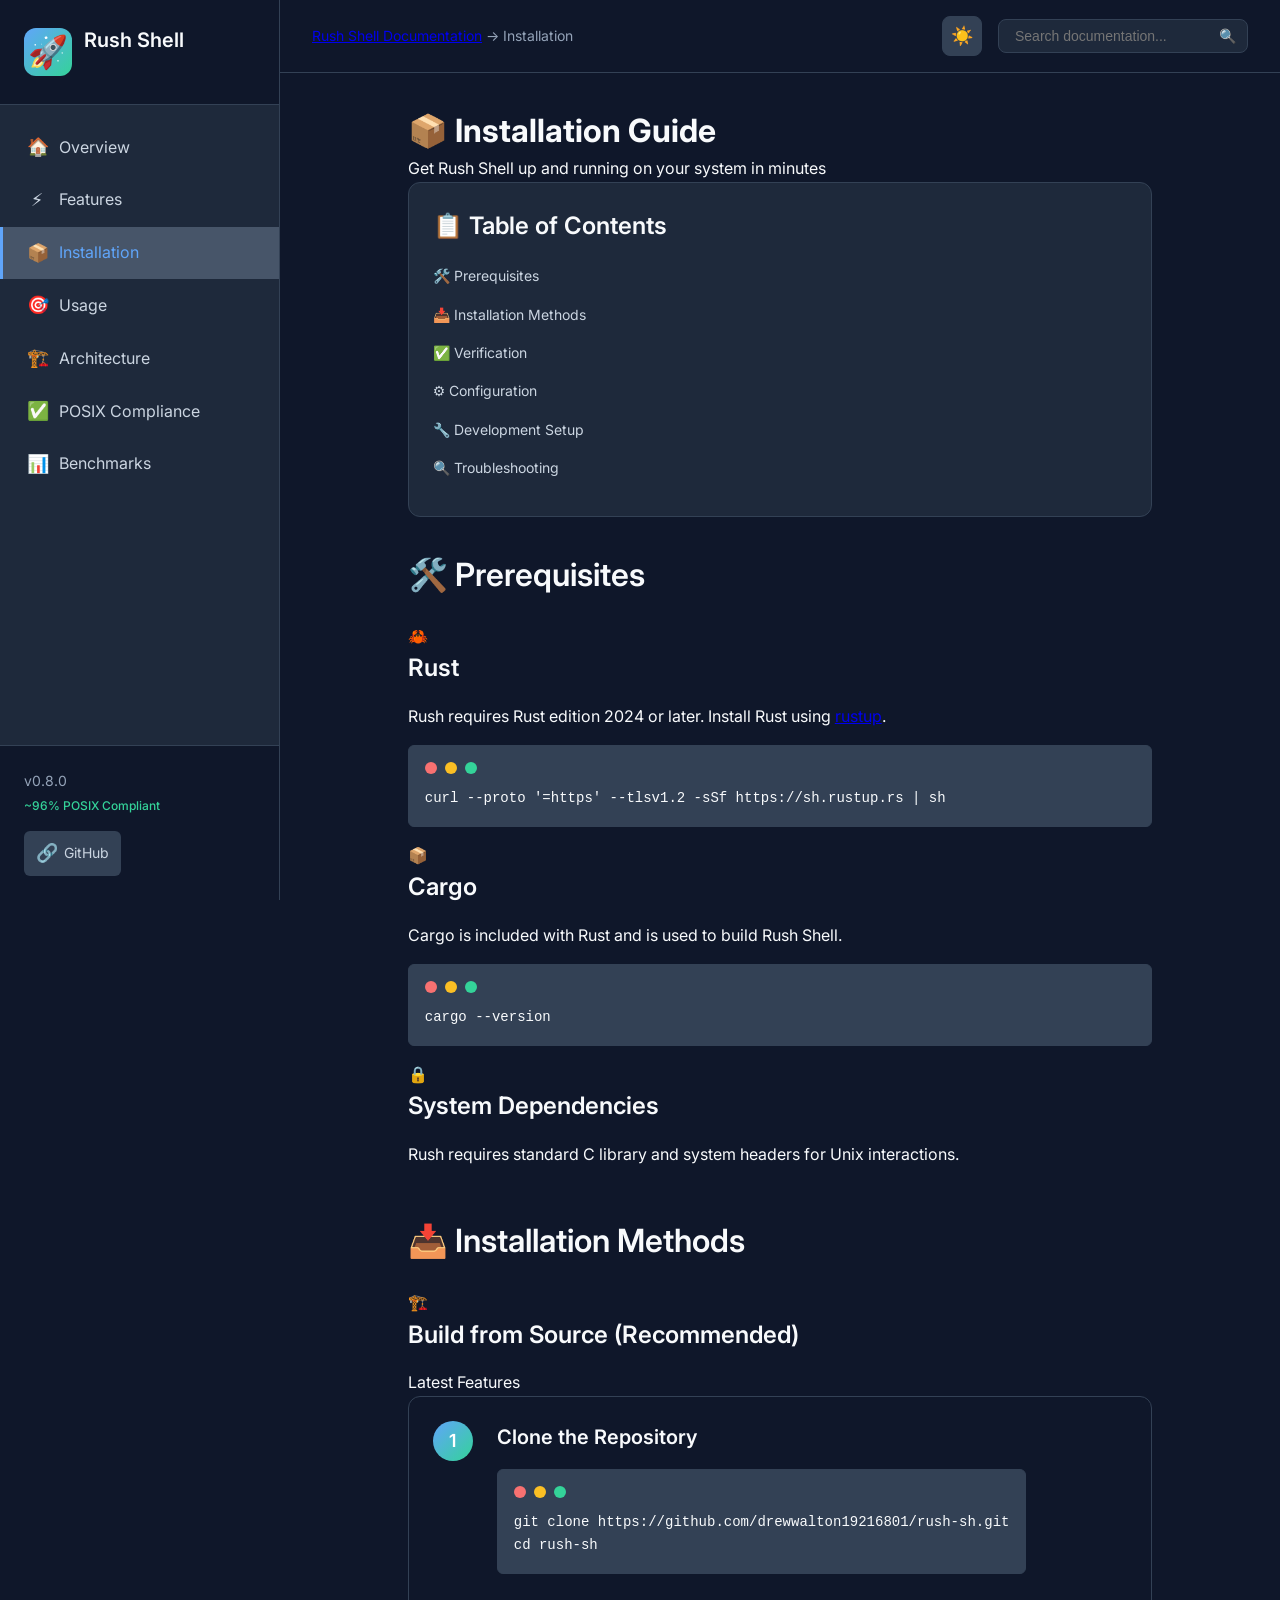
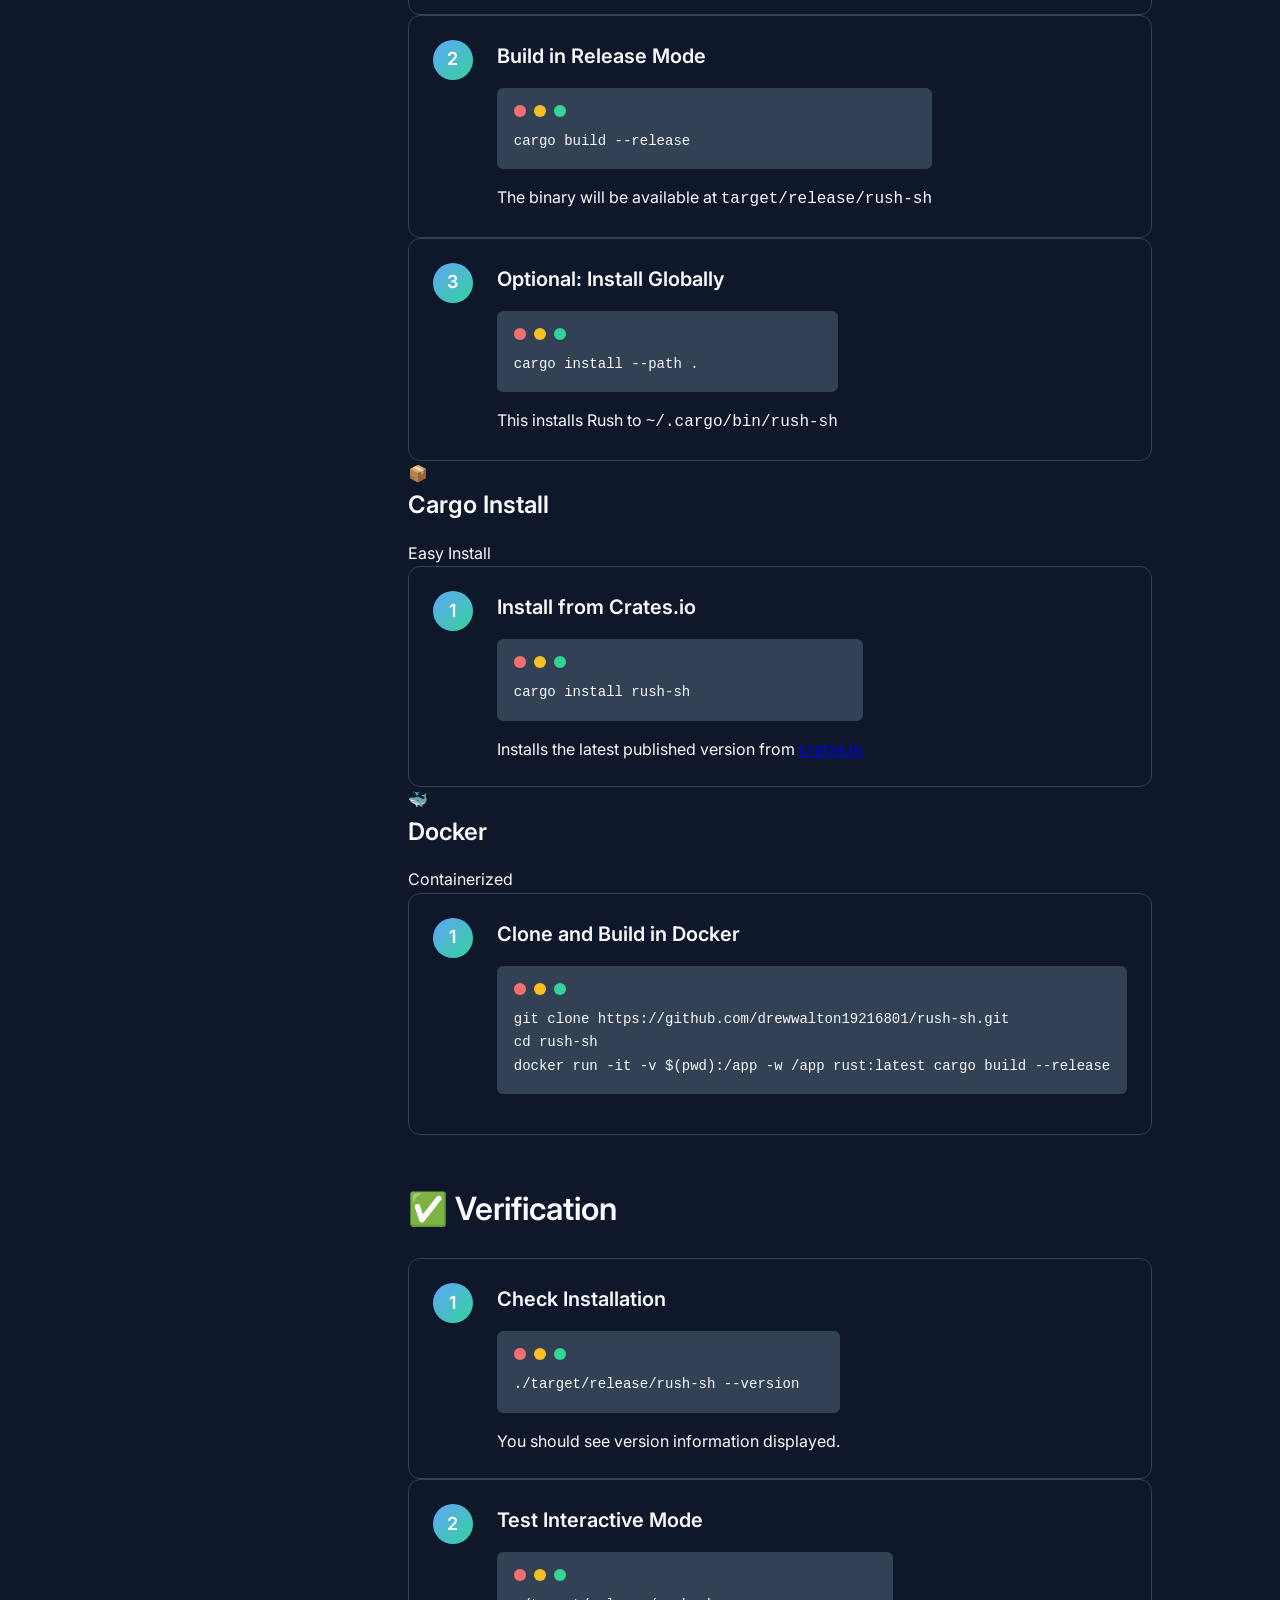
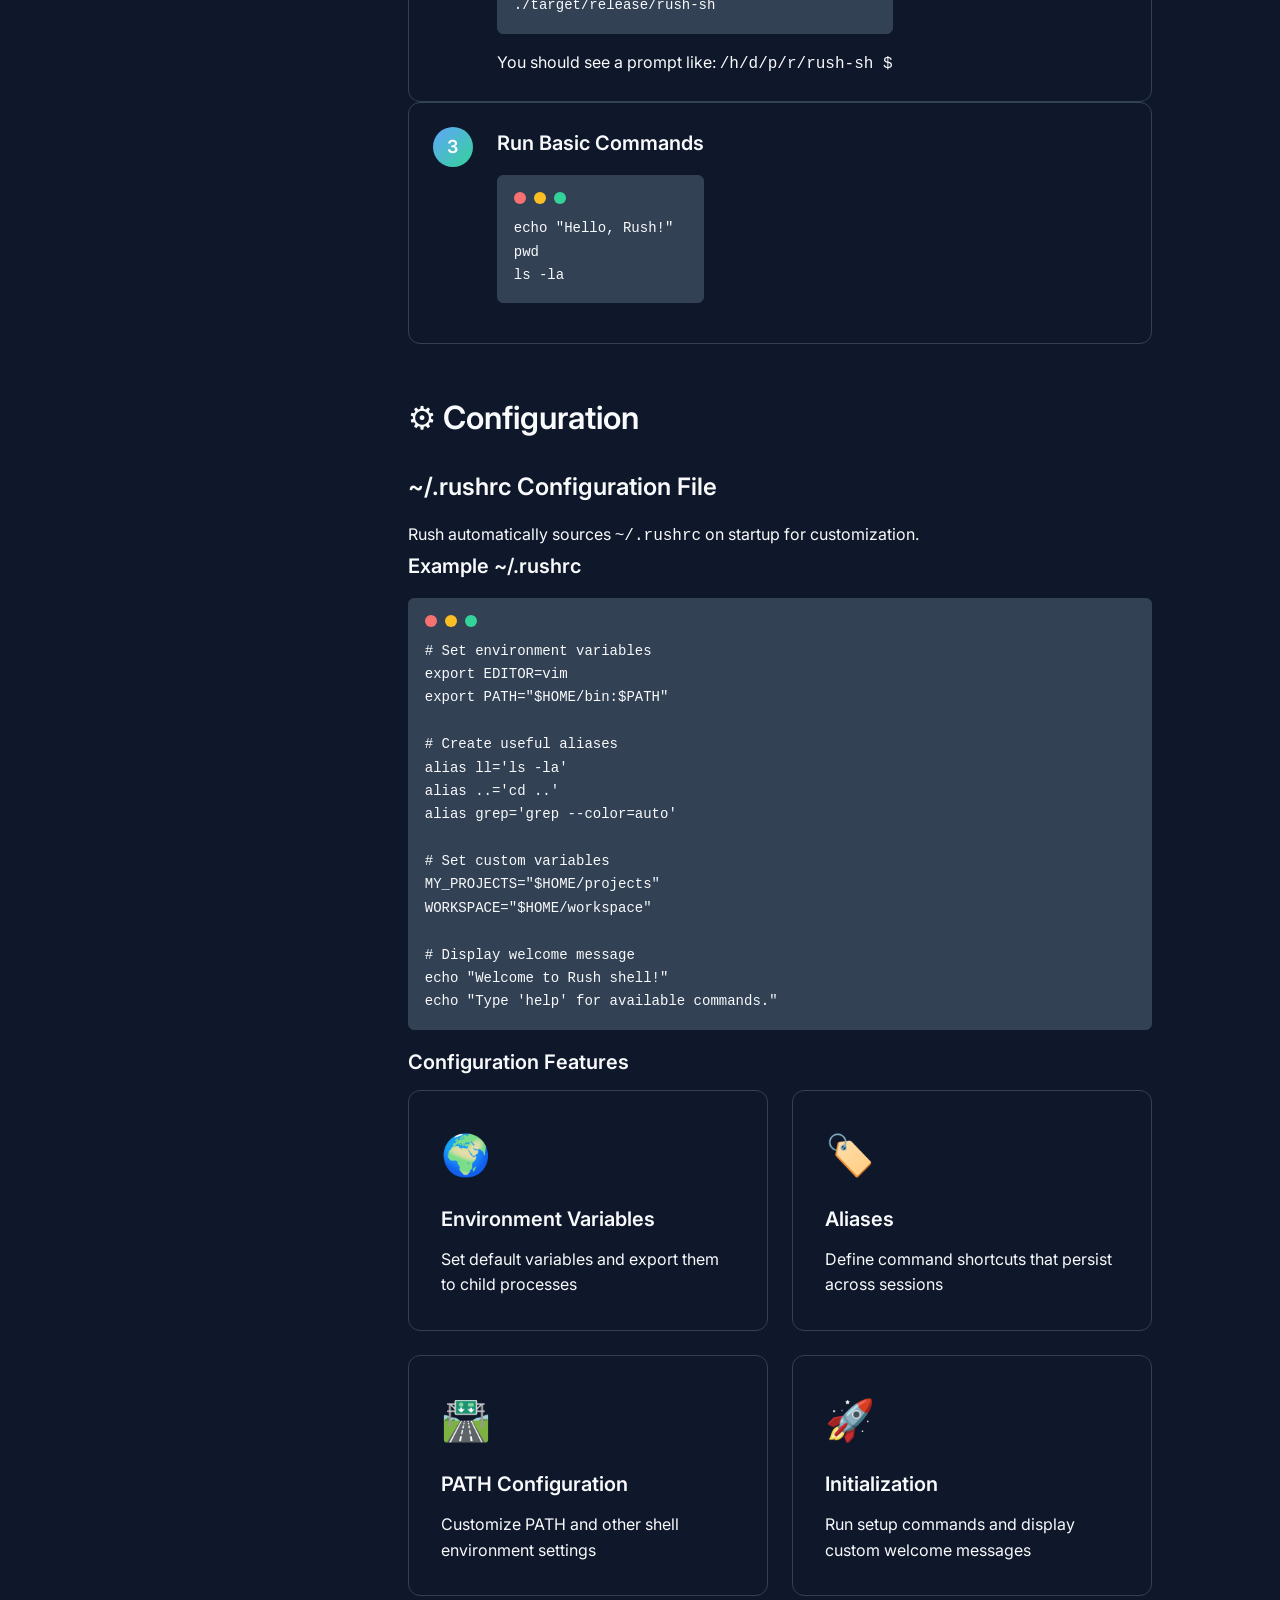
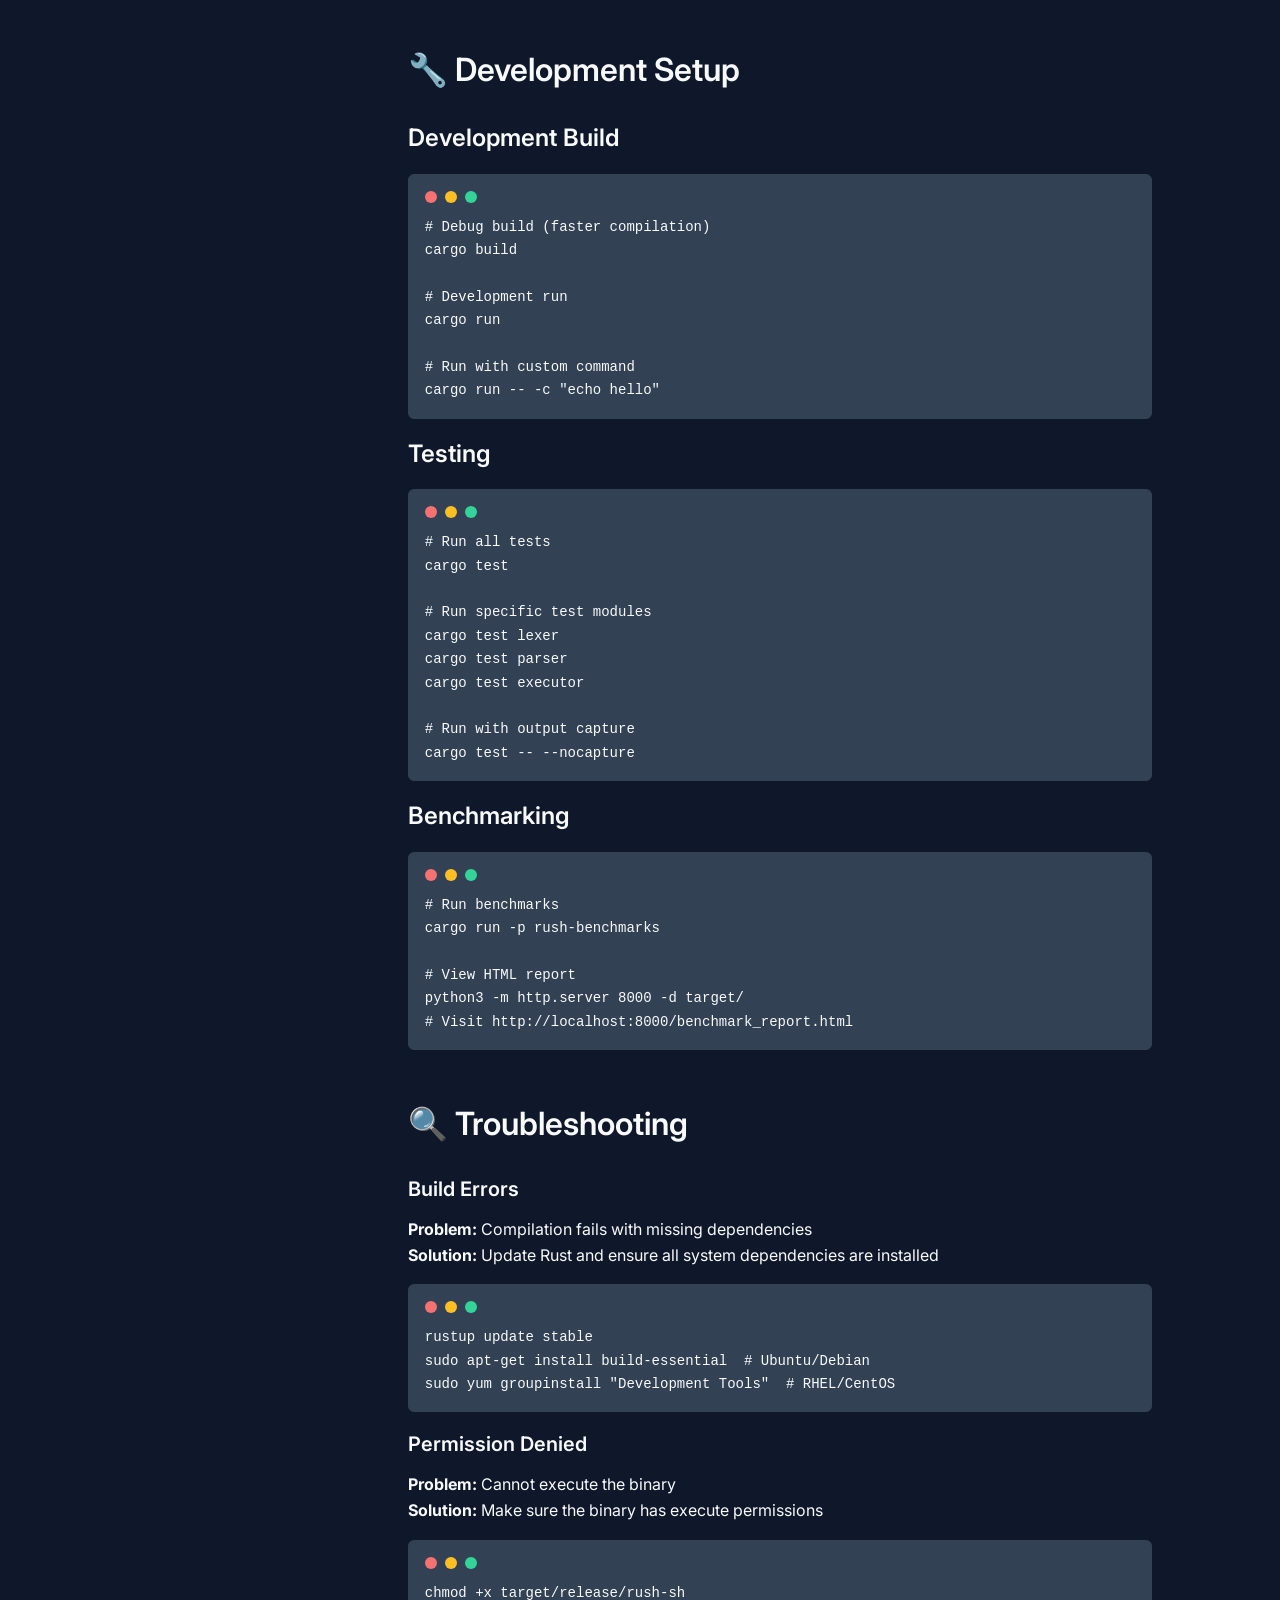
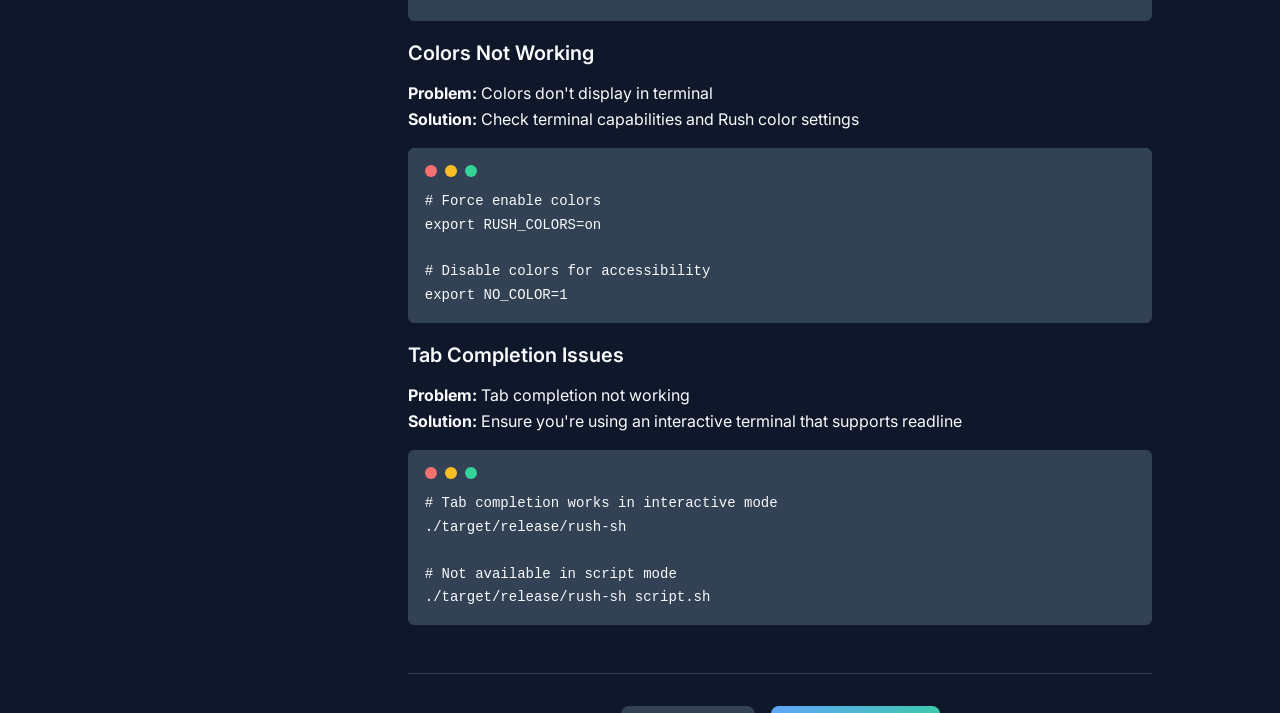
<file: docs/installation.html>
<!DOCTYPE html>
<html lang="en">

<head>
    <meta charset="UTF-8">
    <meta name="viewport" content="width=device-width, initial-scale=1.0">
    <title>Installation - Rush Shell Documentation</title>
    <link rel="stylesheet" href="styles.css">
    <link rel="preconnect" href="https://fonts.googleapis.com">
    <link rel="preconnect" href="https://fonts.gstatic.com" crossorigin>
    <link
        href="https://fonts.googleapis.com/css2?family=JetBrains+Mono:wght@400;500;600&family=Inter:wght@300;400;500;600;700&display=swap"
        rel="stylesheet">
</head>

<body>
    <div class="layout">
        <!-- Sidebar Navigation -->
        <nav class="sidebar" id="sidebar">
            <div class="sidebar-header">
                <div class="logo-container">
                    <div class="logo">🚀</div>
                    <h2>Rush Shell</h2>
                </div>
            </div>

            <div class="sidebar-nav">
                <a href="index.html" class="nav-link">
                    <span class="nav-icon">🏠</span>
                    <span>Overview</span>
                </a>
                <a href="features.html" class="nav-link">
                    <span class="nav-icon">⚡</span>
                    <span>Features</span>
                </a>
                <a href="installation.html" class="nav-link active">
                    <span class="nav-icon">📦</span>
                    <span>Installation</span>
                </a>
                <a href="usage.html" class="nav-link">
                    <span class="nav-icon">🎯</span>
                    <span>Usage</span>
                </a>
                <a href="architecture.html" class="nav-link">
                    <span class="nav-icon">🏗️</span>
                    <span>Architecture</span>
                </a>
                <a href="compliance.html" class="nav-link">
                    <span class="nav-icon">✅</span>
                    <span>POSIX Compliance</span>
                </a>
                <a href="benchmarks.html" class="nav-link">
                    <span class="nav-icon">📊</span>
                    <span>Benchmarks</span>
                </a>
            </div>

            <div class="sidebar-footer">
                <div class="version-info">
                    <span class="version">v0.8.0</span>
                    <span class="status">~96% POSIX Compliant</span>
                </div>
                <div class="external-links">
                    <a href="https://github.com/drewwalton19216801/rush-sh" target="_blank" class="external-link">
                        <span class="nav-icon">🔗</span>
                        <span>GitHub</span>
                    </a>
                </div>
            </div>
        </nav>

        <!-- Main Content -->
        <main class="main-content">
            <!-- Mobile menu button -->
            <button class="mobile-menu-btn" id="mobileMenuBtn">
                <span></span>
                <span></span>
                <span></span>
            </button>

            <!-- Header -->
            <header class="page-header">
                <div class="header-content">
                    <div class="breadcrumb">
                        <a href="index.html">Rush Shell Documentation</a> → <span>Installation</span>
                    </div>
                    <div class="header-actions">
                        <button class="theme-toggle" id="themeToggle">
                            <span class="theme-icon">🌙</span>
                        </button>
                        <div class="search-container">
                            <input type="text" class="search-input" placeholder="Search documentation..."
                                id="searchInput">
                            <span class="search-icon">🔍</span>
                        </div>
                    </div>
                </div>
            </header>

            <!-- Page Content -->
            <div class="page-content">
                <div class="install-hero">
                    <h1>📦 Installation Guide</h1>
                    <p>Get Rush Shell up and running on your system in minutes</p>
                </div>

                <!-- Prerequisites -->
                <section id="prerequisites">
                    <h2>🛠️ Prerequisites</h2>
                    <div class="prerequisites">
                        <div class="prereq-card">
                            <div class="prereq-icon">🦀</div>
                            <h3>Rust</h3>
                            <p>Rush requires Rust edition 2024 or later. Install Rust using <a href="https://rustup.rs/"
                                    target="_blank">rustup</a>.</p>
                            <div class="code-block">
                                <pre><code>curl --proto '=https' --tlsv1.2 -sSf https://sh.rustup.rs | sh</code></pre>
                            </div>
                        </div>

                        <div class="prereq-card">
                            <div class="prereq-icon">📦</div>
                            <h3>Cargo</h3>
                            <p>Cargo is included with Rust and is used to build Rush Shell.</p>
                            <div class="code-block">
                                <pre><code>cargo --version</code></pre>
                            </div>
                        </div>

                        <div class="prereq-card">
                            <div class="prereq-icon">🔒</div>
                            <h3>System Dependencies</h3>
                            <p>Rush requires standard C library and system headers for Unix interactions.</p>
                        </div>
                    </div>
                </section>

                <!-- Installation Methods -->
                <section id="installation-methods">
                    <h2>📥 Installation Methods</h2>

                    <div class="install-methods">
                        <div class="method-card recommended">
                            <div class="method-header">
                                <div class="method-icon">🏗️</div>
                                <h3>Build from Source (Recommended)</h3>
                                <span class="method-badge">Latest Features</span>
                            </div>

                            <div class="method-steps">
                                <div class="step">
                                    <div class="step-number">1</div>
                                    <div class="step-content">
                                        <h4>Clone the Repository</h4>
                                        <div class="code-block">
                                            <pre><code>git clone https://github.com/drewwalton19216801/rush-sh.git
cd rush-sh</code></pre>
                                        </div>
                                    </div>
                                </div>

                                <div class="step">
                                    <div class="step-number">2</div>
                                    <div class="step-content">
                                        <h4>Build in Release Mode</h4>
                                        <div class="code-block">
                                            <pre><code>cargo build --release</code></pre>
                                        </div>
                                        <p>The binary will be available at <code>target/release/rush-sh</code></p>
                                    </div>
                                </div>

                                <div class="step">
                                    <div class="step-number">3</div>
                                    <div class="step-content">
                                        <h4>Optional: Install Globally</h4>
                                        <div class="code-block">
                                            <pre><code>cargo install --path .</code></pre>
                                        </div>
                                        <p>This installs Rush to <code>~/.cargo/bin/rush-sh</code></p>
                                    </div>
                                </div>
                            </div>
                        </div>

                        <div class="method-card">
                            <div class="method-header">
                                <div class="method-icon">📦</div>
                                <h3>Cargo Install</h3>
                                <span class="method-badge">Easy Install</span>
                            </div>

                            <div class="method-steps">
                                <div class="step">
                                    <div class="step-number">1</div>
                                    <div class="step-content">
                                        <h4>Install from Crates.io</h4>
                                        <div class="code-block">
                                            <pre><code>cargo install rush-sh</code></pre>
                                        </div>
                                        <p>Installs the latest published version from <a
                                                href="https://crates.io/crates/rush-sh" target="_blank">crates.io</a>
                                        </p>
                                    </div>
                                </div>
                            </div>
                        </div>

                        <div class="method-card">
                            <div class="method-header">
                                <div class="method-icon">🐳</div>
                                <h3>Docker</h3>
                                <span class="method-badge">Containerized</span>
                            </div>

                            <div class="method-steps">
                                <div class="step">
                                    <div class="step-number">1</div>
                                    <div class="step-content">
                                        <h4>Clone and Build in Docker</h4>
                                        <div class="code-block">
                                            <pre><code>git clone https://github.com/drewwalton19216801/rush-sh.git
cd rush-sh
docker run -it -v $(pwd):/app -w /app rust:latest cargo build --release</code></pre>
                                        </div>
                                    </div>
                                </div>
                            </div>
                        </div>
                    </div>
                </section>

                <!-- Verification -->
                <section id="verification">
                    <h2>✅ Verification</h2>

                    <div class="verification-steps">
                        <div class="step">
                            <div class="step-number">1</div>
                            <div class="step-content">
                                <h4>Check Installation</h4>
                                <div class="code-block">
                                    <pre><code>./target/release/rush-sh --version</code></pre>
                                </div>
                                <p>You should see version information displayed.</p>
                            </div>
                        </div>

                        <div class="step">
                            <div class="step-number">2</div>
                            <div class="step-content">
                                <h4>Test Interactive Mode</h4>
                                <div class="code-block">
                                    <pre><code>./target/release/rush-sh</code></pre>
                                </div>
                                <p>You should see a prompt like: <code>/h/d/p/r/rush-sh $</code></p>
                            </div>
                        </div>

                        <div class="step">
                            <div class="step-number">3</div>
                            <div class="step-content">
                                <h4>Run Basic Commands</h4>
                                <div class="code-block">
                                    <pre><code>echo "Hello, Rush!"
pwd
ls -la</code></pre>
                                </div>
                            </div>
                        </div>
                    </div>
                </section>

                <!-- Configuration -->
                <section id="configuration">
                    <h2>⚙️ Configuration</h2>

                    <div class="config-section">
                        <h3>~/.rushrc Configuration File</h3>
                        <p>Rush automatically sources <code>~/.rushrc</code> on startup for customization.</p>

                        <div class="config-example">
                            <h4>Example ~/.rushrc</h4>
                            <div class="code-block">
                                <pre><code># Set environment variables
export EDITOR=vim
export PATH="$HOME/bin:$PATH"

# Create useful aliases
alias ll='ls -la'
alias ..='cd ..'
alias grep='grep --color=auto'

# Set custom variables
MY_PROJECTS="$HOME/projects"
WORKSPACE="$HOME/workspace"

# Display welcome message
echo "Welcome to Rush shell!"
echo "Type 'help' for available commands."</code></pre>
                            </div>
                        </div>

                        <div class="config-features">
                            <h4>Configuration Features</h4>
                            <div class="features-grid">
                                <div class="feature-card">
                                    <div class="feature-icon">🌍</div>
                                    <h4>Environment Variables</h4>
                                    <p>Set default variables and export them to child processes</p>
                                </div>

                                <div class="feature-card">
                                    <div class="feature-icon">🏷️</div>
                                    <h4>Aliases</h4>
                                    <p>Define command shortcuts that persist across sessions</p>
                                </div>

                                <div class="feature-card">
                                    <div class="feature-icon">🛣️</div>
                                    <h4>PATH Configuration</h4>
                                    <p>Customize PATH and other shell environment settings</p>
                                </div>

                                <div class="feature-card">
                                    <div class="feature-icon">🚀</div>
                                    <h4>Initialization</h4>
                                    <p>Run setup commands and display custom welcome messages</p>
                                </div>
                            </div>
                        </div>
                    </div>
                </section>

                <!-- Development Setup -->
                <section id="development">
                    <h2>🔧 Development Setup</h2>

                    <div class="dev-setup">
                        <div class="dev-card">
                            <h3>Development Build</h3>
                            <div class="code-block">
                                <pre><code># Debug build (faster compilation)
cargo build

# Development run
cargo run

# Run with custom command
cargo run -- -c "echo hello"</code></pre>
                            </div>
                        </div>

                        <div class="dev-card">
                            <h3>Testing</h3>
                            <div class="code-block">
                                <pre><code># Run all tests
cargo test

# Run specific test modules
cargo test lexer
cargo test parser
cargo test executor

# Run with output capture
cargo test -- --nocapture</code></pre>
                            </div>
                        </div>

                        <div class="dev-card">
                            <h3>Benchmarking</h3>
                            <div class="code-block">
                                <pre><code># Run benchmarks
cargo run -p rush-benchmarks

# View HTML report
python3 -m http.server 8000 -d target/
# Visit http://localhost:8000/benchmark_report.html</code></pre>
                            </div>
                        </div>
                    </div>
                </section>

                <!-- Troubleshooting -->
                <section id="troubleshooting">
                    <h2>🔍 Troubleshooting</h2>

                    <div class="troubleshooting">
                        <div class="trouble-item">
                            <h4>Build Errors</h4>
                            <div class="trouble-solution">
                                <p><strong>Problem:</strong> Compilation fails with missing dependencies</p>
                                <p><strong>Solution:</strong> Update Rust and ensure all system dependencies are
                                    installed</p>
                                <div class="code-block">
                                    <pre><code>rustup update stable
sudo apt-get install build-essential  # Ubuntu/Debian
sudo yum groupinstall "Development Tools"  # RHEL/CentOS</code></pre>
                                </div>
                            </div>
                        </div>

                        <div class="trouble-item">
                            <h4>Permission Denied</h4>
                            <div class="trouble-solution">
                                <p><strong>Problem:</strong> Cannot execute the binary</p>
                                <p><strong>Solution:</strong> Make sure the binary has execute permissions</p>
                                <div class="code-block">
                                    <pre><code>chmod +x target/release/rush-sh</code></pre>
                                </div>
                            </div>
                        </div>

                        <div class="trouble-item">
                            <h4>Colors Not Working</h4>
                            <div class="trouble-solution">
                                <p><strong>Problem:</strong> Colors don't display in terminal</p>
                                <p><strong>Solution:</strong> Check terminal capabilities and Rush color settings</p>
                                <div class="code-block">
                                    <pre><code># Force enable colors
export RUSH_COLORS=on

# Disable colors for accessibility
export NO_COLOR=1</code></pre>
                                </div>
                            </div>
                        </div>

                        <div class="trouble-item">
                            <h4>Tab Completion Issues</h4>
                            <div class="trouble-solution">
                                <p><strong>Problem:</strong> Tab completion not working</p>
                                <p><strong>Solution:</strong> Ensure you're using an interactive terminal that supports
                                    readline</p>
                                <div class="code-block">
                                    <pre><code># Tab completion works in interactive mode
./target/release/rush-sh

# Not available in script mode
./target/release/rush-sh script.sh</code></pre>
                                </div>
                            </div>
                        </div>
                    </div>
                </section>

                <!-- Navigation Footer -->
                <div class="section-nav">
                    <div class="nav-links">
                        <a href="features.html" class="nav-button secondary">
                            <span>← Features</span>
                        </a>
                        <a href="usage.html" class="nav-button primary">
                            <span>Usage Guide</span>
                            <span class="nav-arrow">→</span>
                        </a>
                    </div>
                </div>
            </div>
        </main>
    </div>

    <script src="script.js"></script>
</body>

</html>
</file>
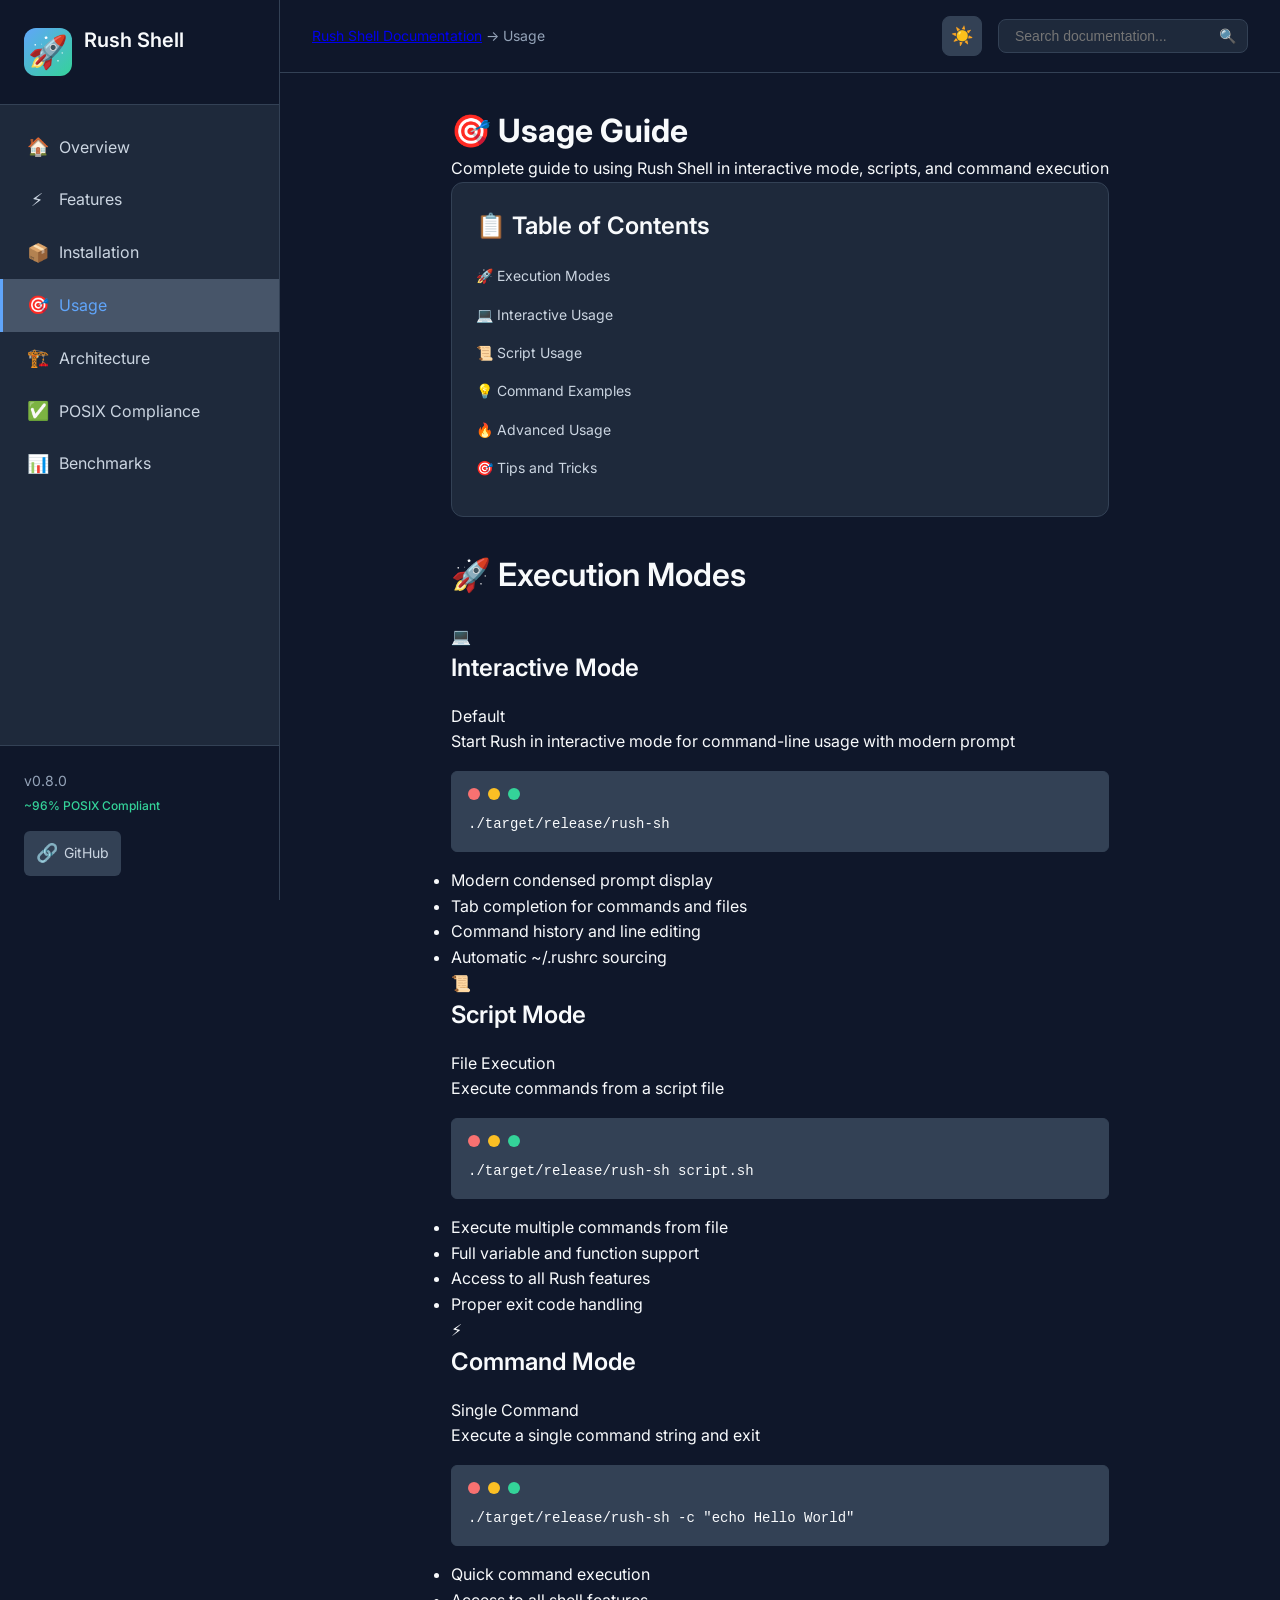
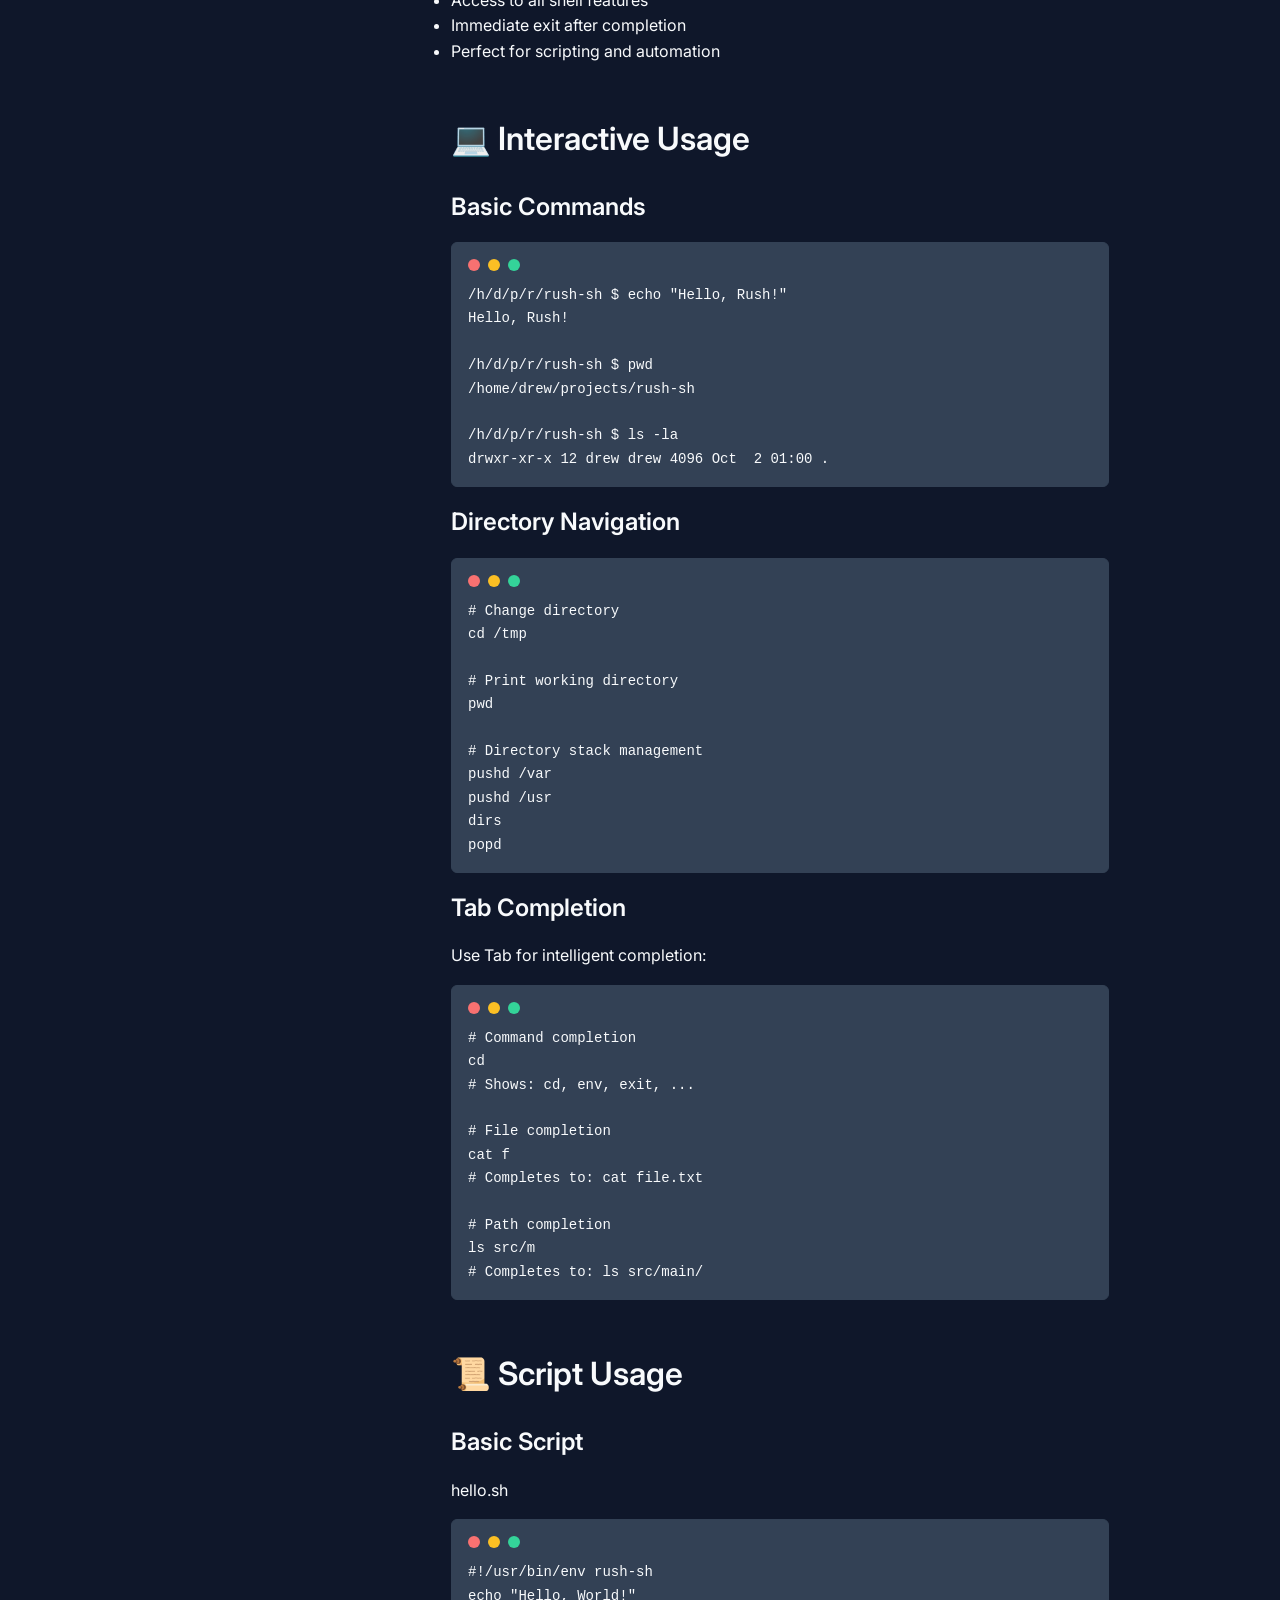
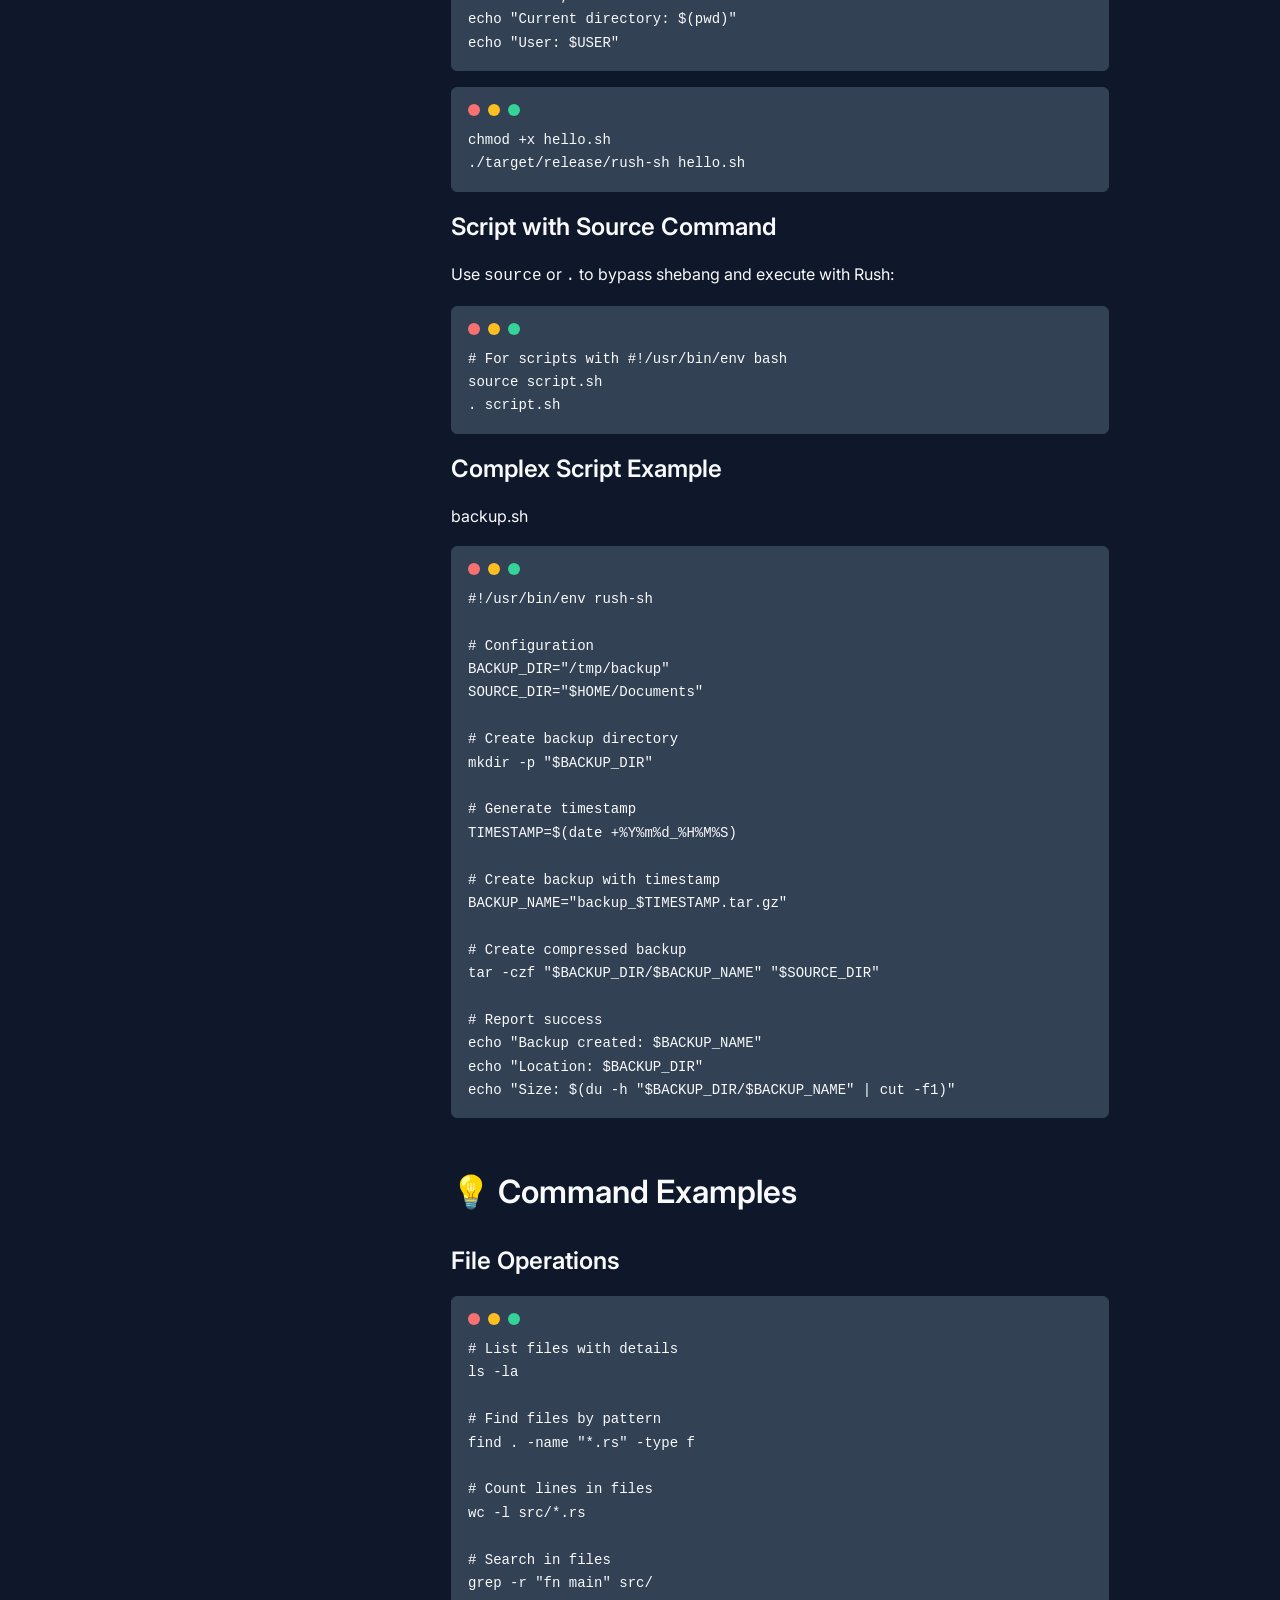
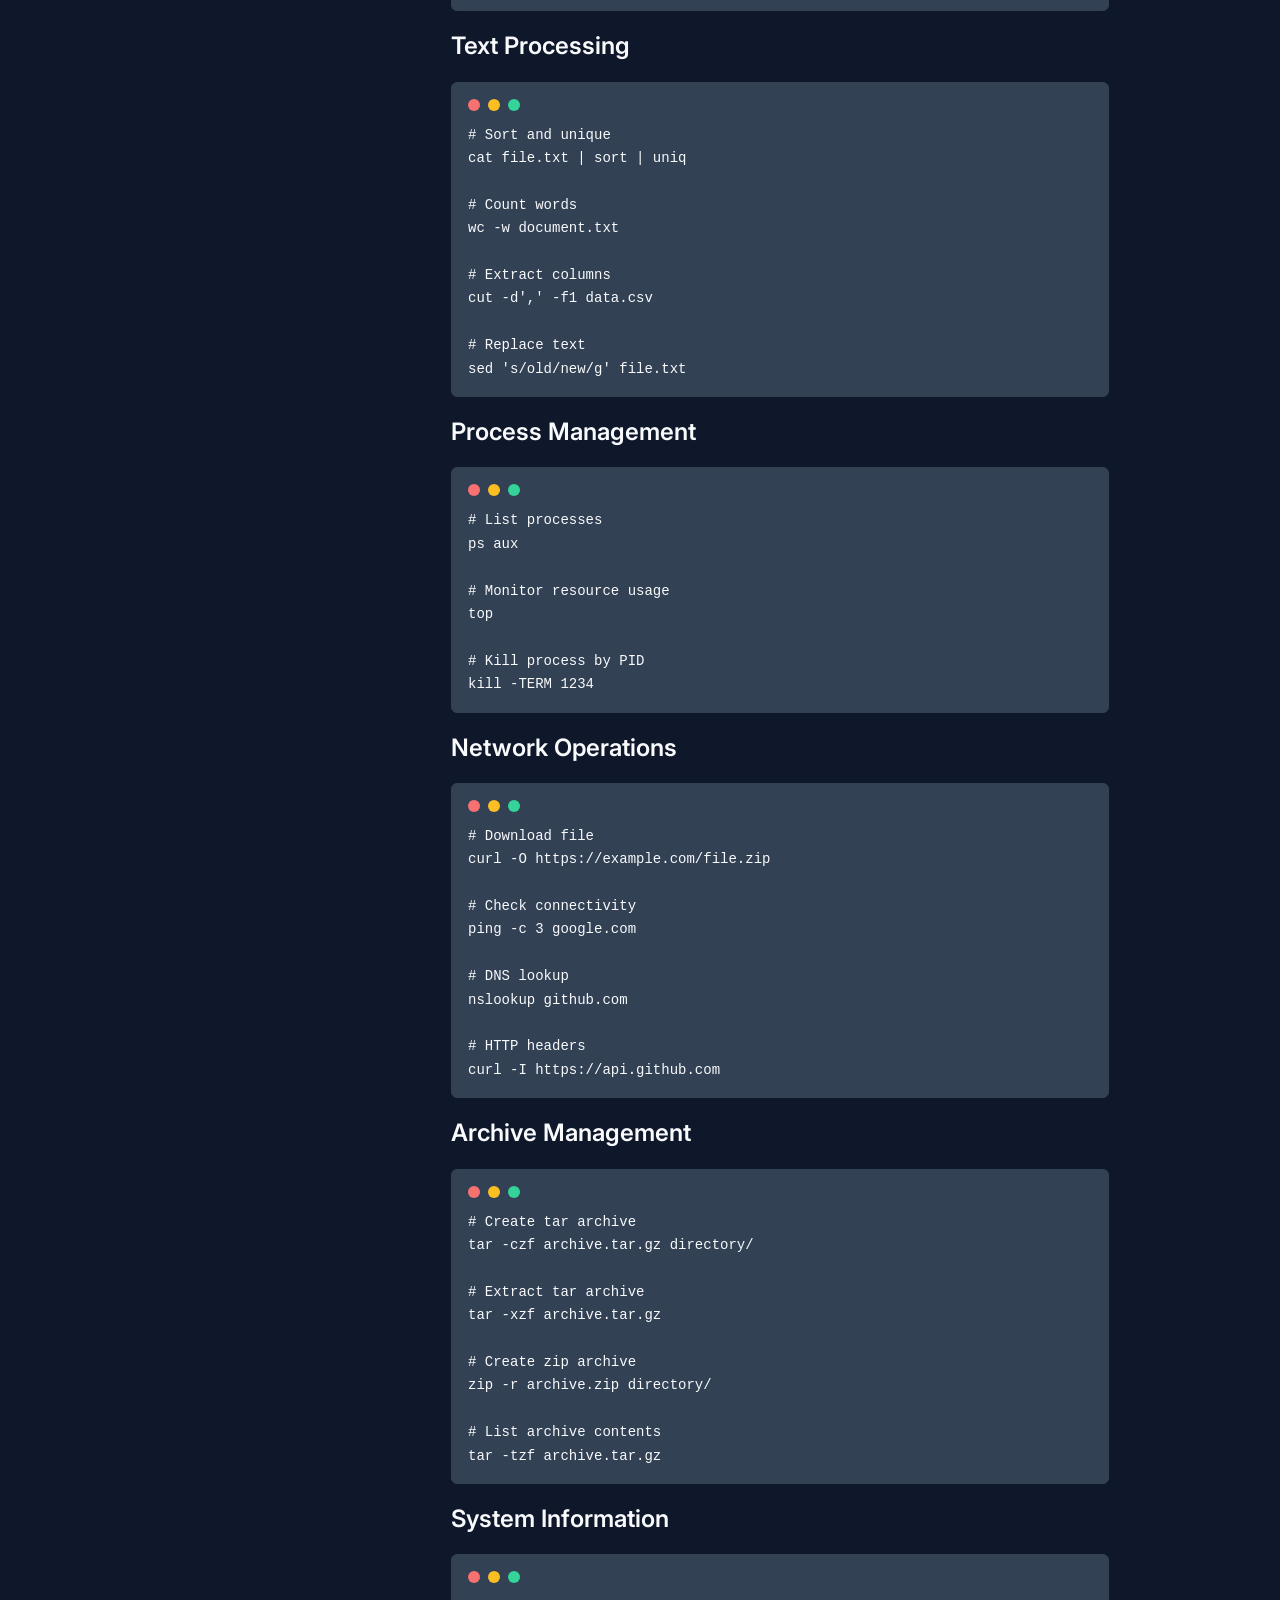
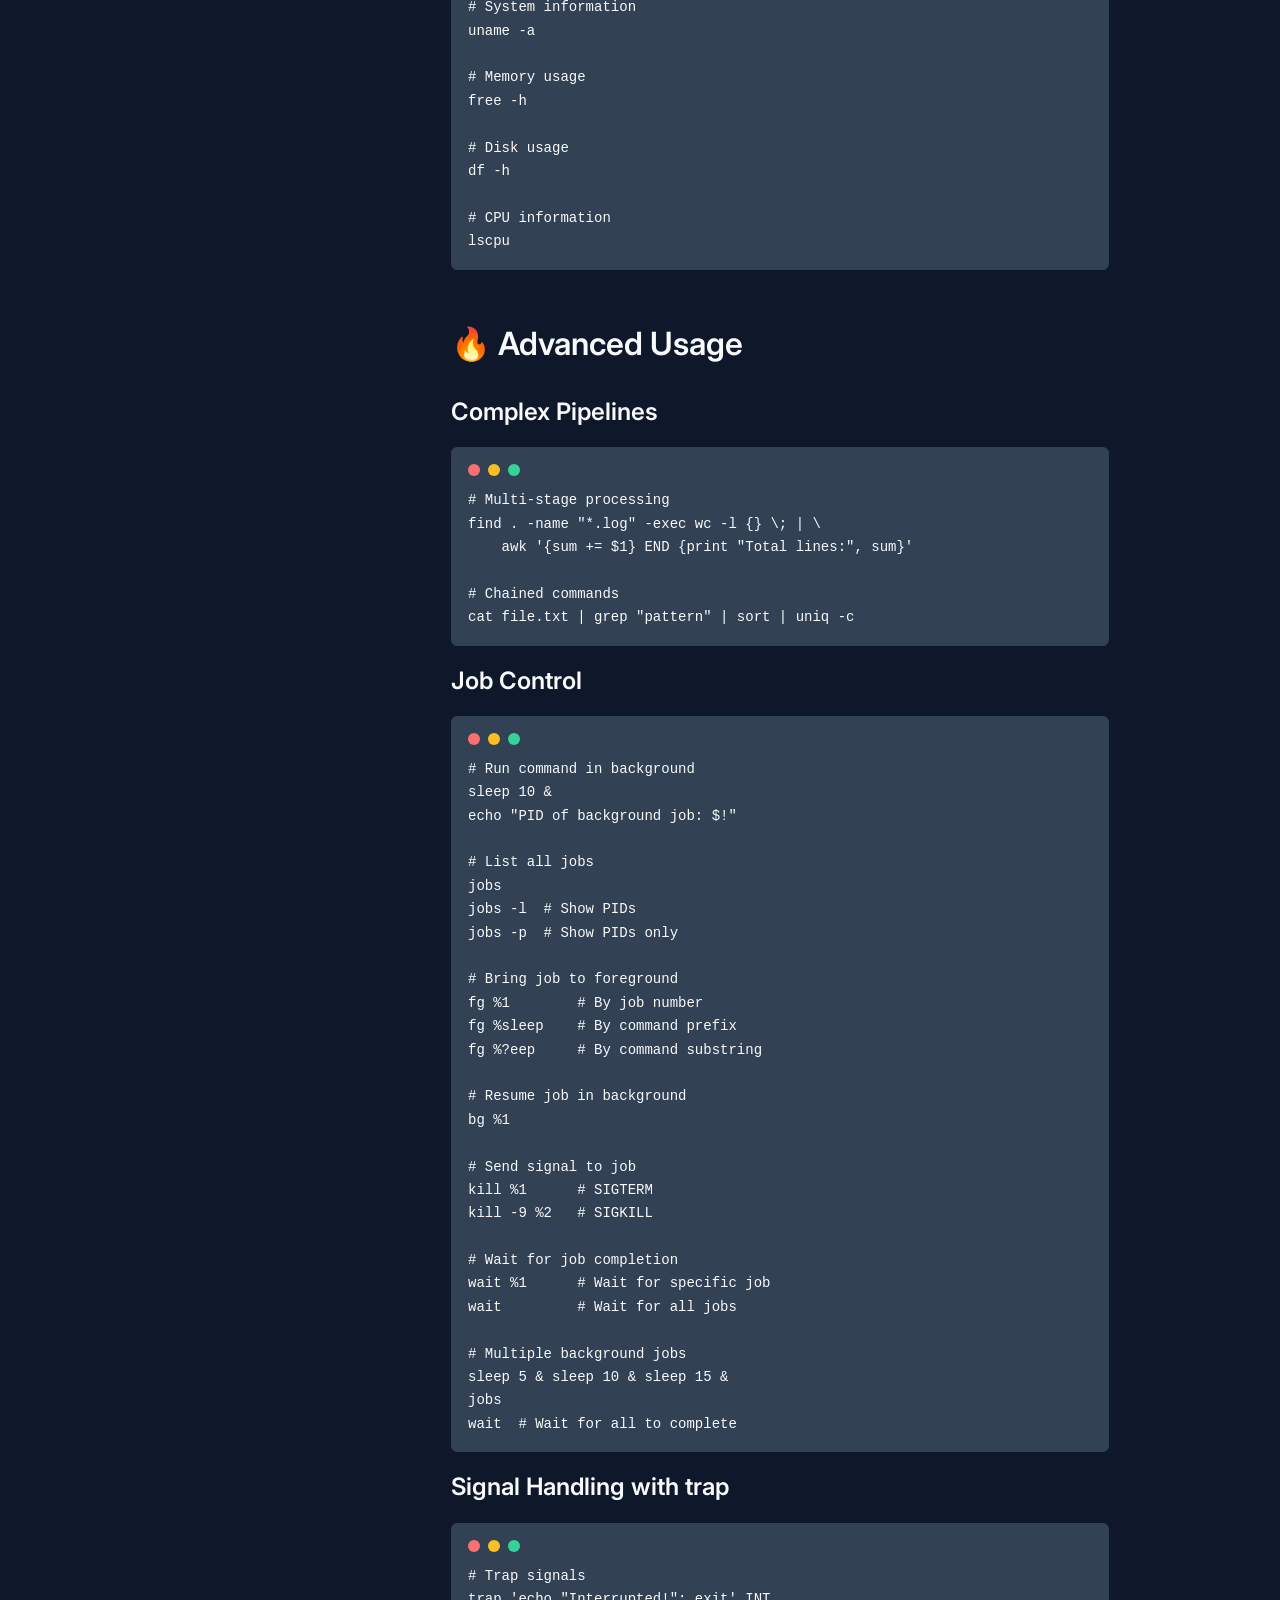
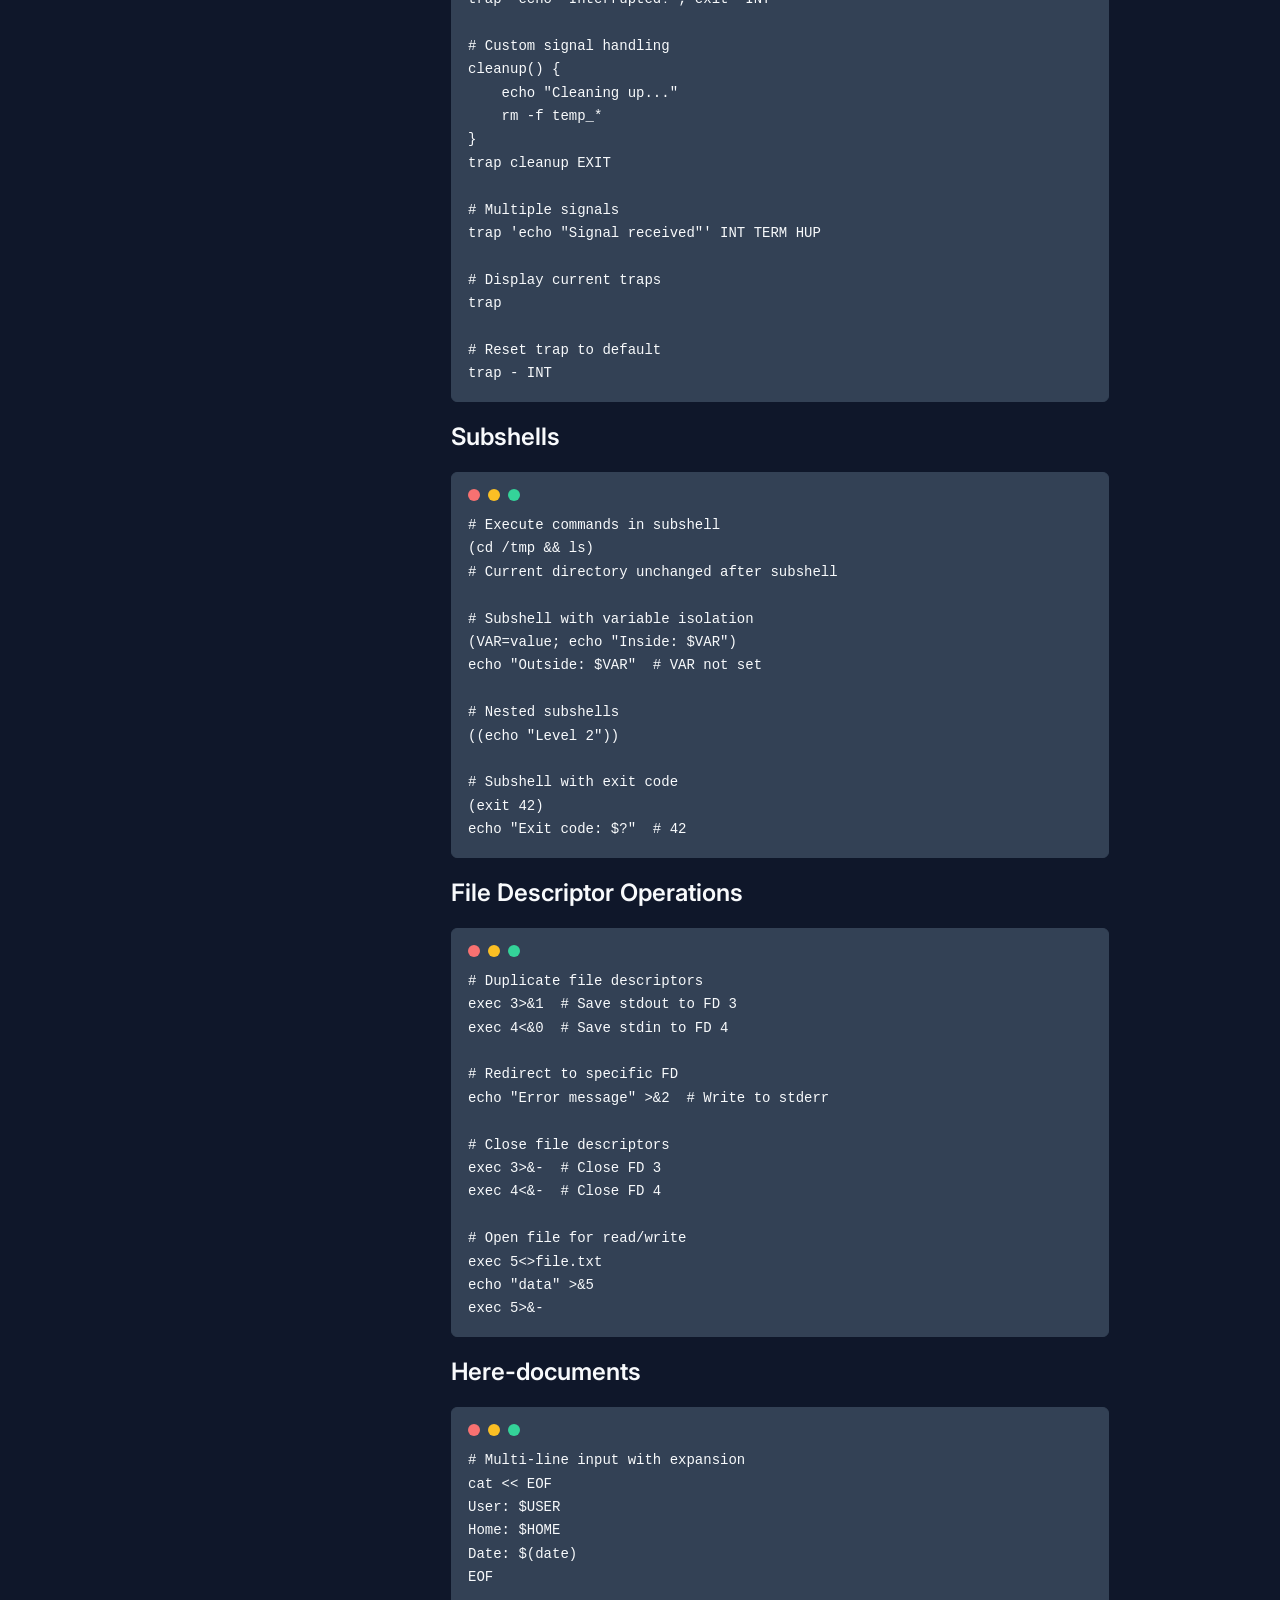
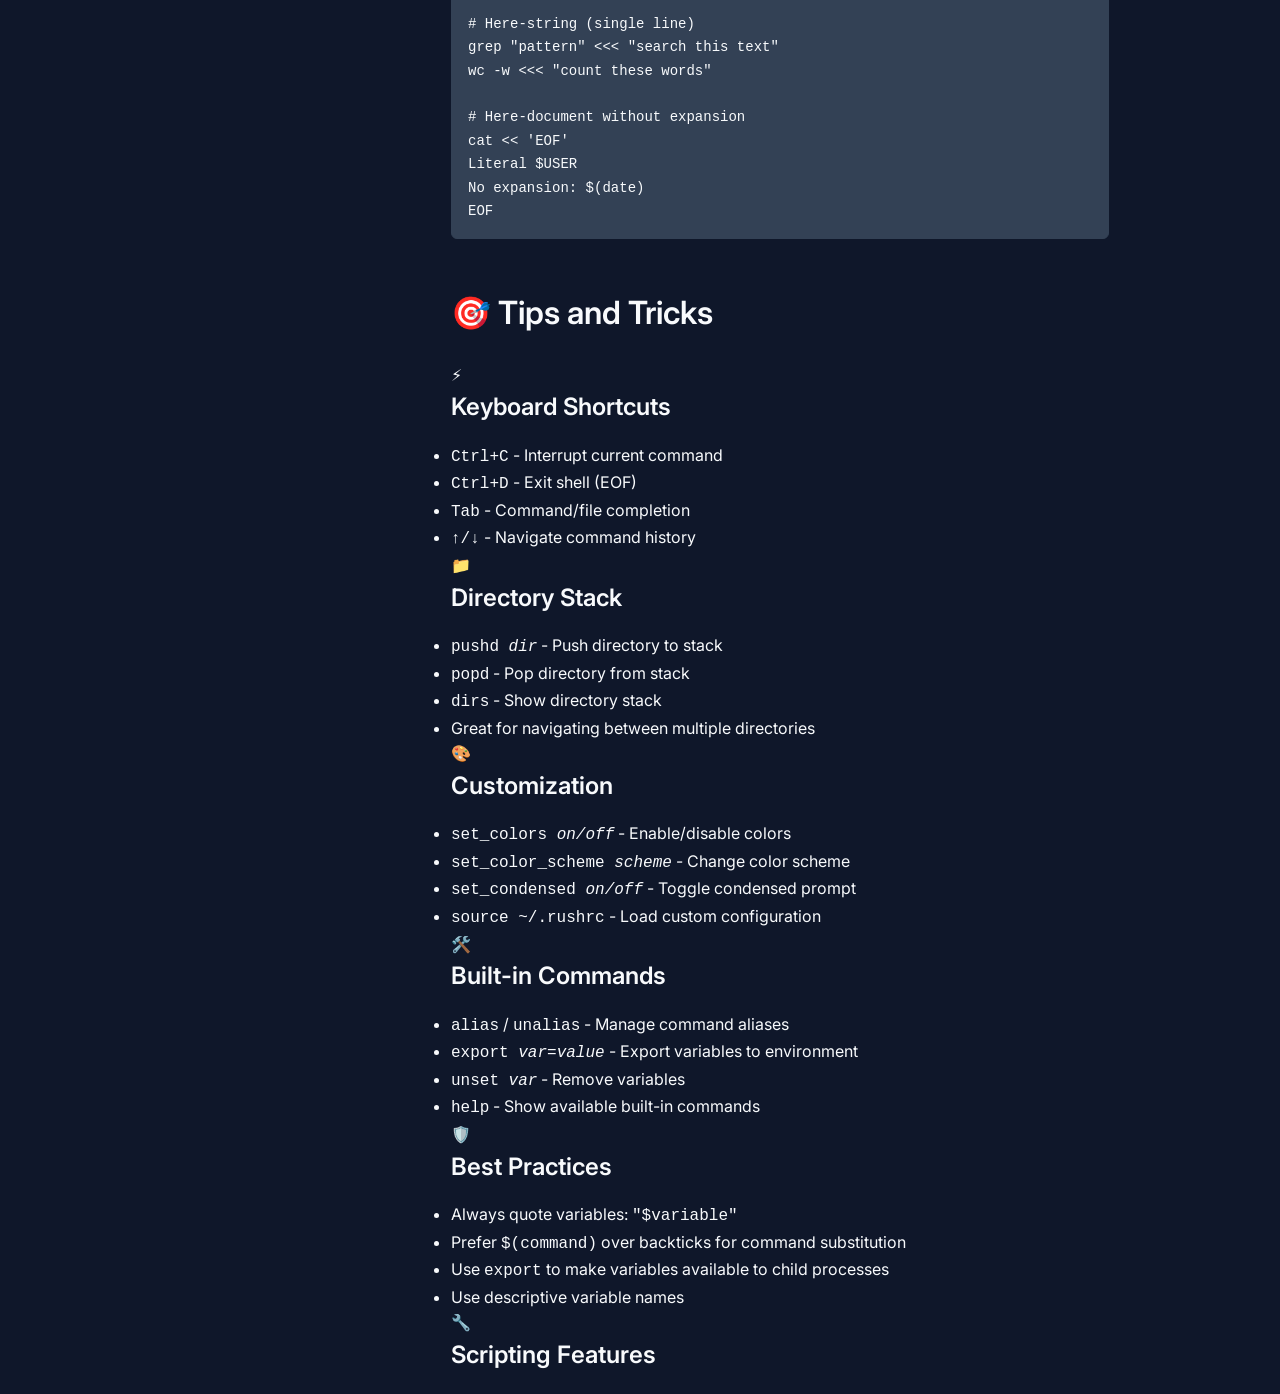
<file: docs/usage.html>
<!DOCTYPE html>
<html lang="en">

<head>
    <meta charset="UTF-8">
    <meta name="viewport" content="width=device-width, initial-scale=1.0">
    <title>Usage Guide - Rush Shell Documentation</title>
    <link rel="stylesheet" href="styles.css">
    <link rel="preconnect" href="https://fonts.googleapis.com">
    <link rel="preconnect" href="https://fonts.gstatic.com" crossorigin>
    <link
        href="https://fonts.googleapis.com/css2?family=JetBrains+Mono:wght@400;500;600&family=Inter:wght@300;400;500;600;700&display=swap"
        rel="stylesheet">
</head>

<body>
    <div class="layout">
        <!-- Sidebar Navigation -->
        <nav class="sidebar" id="sidebar">
            <div class="sidebar-header">
                <div class="logo-container">
                    <div class="logo">🚀</div>
                    <h2>Rush Shell</h2>
                </div>
            </div>

            <div class="sidebar-nav">
                <a href="index.html" class="nav-link">
                    <span class="nav-icon">🏠</span>
                    <span>Overview</span>
                </a>
                <a href="features.html" class="nav-link">
                    <span class="nav-icon">⚡</span>
                    <span>Features</span>
                </a>
                <a href="installation.html" class="nav-link">
                    <span class="nav-icon">📦</span>
                    <span>Installation</span>
                </a>
                <a href="usage.html" class="nav-link active">
                    <span class="nav-icon">🎯</span>
                    <span>Usage</span>
                </a>
                <a href="architecture.html" class="nav-link">
                    <span class="nav-icon">🏗️</span>
                    <span>Architecture</span>
                </a>
                <a href="compliance.html" class="nav-link">
                    <span class="nav-icon">✅</span>
                    <span>POSIX Compliance</span>
                </a>
                <a href="benchmarks.html" class="nav-link">
                    <span class="nav-icon">📊</span>
                    <span>Benchmarks</span>
                </a>
            </div>

            <div class="sidebar-footer">
                <div class="version-info">
                    <span class="version">v0.8.0</span>
                    <span class="status">~96% POSIX Compliant</span>
                </div>
                <div class="external-links">
                    <a href="https://github.com/drewwalton19216801/rush-sh" target="_blank" class="external-link">
                        <span class="nav-icon">🔗</span>
                        <span>GitHub</span>
                    </a>
                </div>
            </div>
        </nav>

        <!-- Main Content -->
        <main class="main-content">
            <!-- Mobile menu button -->
            <button class="mobile-menu-btn" id="mobileMenuBtn">
                <span></span>
                <span></span>
                <span></span>
            </button>

            <!-- Header -->
            <header class="page-header">
                <div class="header-content">
                    <div class="breadcrumb">
                        <a href="index.html">Rush Shell Documentation</a> → <span>Usage</span>
                    </div>
                    <div class="header-actions">
                        <button class="theme-toggle" id="themeToggle">
                            <span class="theme-icon">🌙</span>
                        </button>
                        <div class="search-container">
                            <input type="text" class="search-input" placeholder="Search documentation..."
                                id="searchInput">
                            <span class="search-icon">🔍</span>
                        </div>
                    </div>
                </div>
            </header>

            <!-- Page Content -->
            <div class="page-content">
                <div class="usage-hero">
                    <h1>🎯 Usage Guide</h1>
                    <p>Complete guide to using Rush Shell in interactive mode, scripts, and command execution</p>
                </div>

                <!-- Execution Modes -->
                <section id="execution-modes">
                    <h2>🚀 Execution Modes</h2>

                    <div class="modes-grid">
                        <div class="mode-card">
                            <div class="mode-header">
                                <div class="mode-icon">💻</div>
                                <h3>Interactive Mode</h3>
                                <span class="mode-badge">Default</span>
                            </div>
                            <p>Start Rush in interactive mode for command-line usage with modern prompt</p>
                            <div class="code-block">
                                <pre><code>./target/release/rush-sh</code></pre>
                            </div>
                            <div class="mode-features">
                                <ul>
                                    <li>Modern condensed prompt display</li>
                                    <li>Tab completion for commands and files</li>
                                    <li>Command history and line editing</li>
                                    <li>Automatic ~/.rushrc sourcing</li>
                                </ul>
                            </div>
                        </div>

                        <div class="mode-card">
                            <div class="mode-header">
                                <div class="mode-icon">📜</div>
                                <h3>Script Mode</h3>
                                <span class="mode-badge">File Execution</span>
                            </div>
                            <p>Execute commands from a script file</p>
                            <div class="code-block">
                                <pre><code>./target/release/rush-sh script.sh</code></pre>
                            </div>
                            <div class="mode-features">
                                <ul>
                                    <li>Execute multiple commands from file</li>
                                    <li>Full variable and function support</li>
                                    <li>Access to all Rush features</li>
                                    <li>Proper exit code handling</li>
                                </ul>
                            </div>
                        </div>

                        <div class="mode-card">
                            <div class="mode-header">
                                <div class="mode-icon">⚡</div>
                                <h3>Command Mode</h3>
                                <span class="mode-badge">Single Command</span>
                            </div>
                            <p>Execute a single command string and exit</p>
                            <div class="code-block">
                                <pre><code>./target/release/rush-sh -c "echo Hello World"</code></pre>
                            </div>
                            <div class="mode-features">
                                <ul>
                                    <li>Quick command execution</li>
                                    <li>Access to all shell features</li>
                                    <li>Immediate exit after completion</li>
                                    <li>Perfect for scripting and automation</li>
                                </ul>
                            </div>
                        </div>
                    </div>
                </section>

                <!-- Interactive Usage -->
                <section id="interactive-usage">
                    <h2>💻 Interactive Usage</h2>

                    <div class="interactive-sections">
                        <div class="interactive-section">
                            <h3>Basic Commands</h3>
                            <div class="code-block">
                                <pre><code>/h/d/p/r/rush-sh $ echo "Hello, Rush!"
Hello, Rush!

/h/d/p/r/rush-sh $ pwd
/home/drew/projects/rush-sh

/h/d/p/r/rush-sh $ ls -la
drwxr-xr-x 12 drew drew 4096 Oct  2 01:00 .</code></pre>
                            </div>
                        </div>

                        <div class="interactive-section">
                            <h3>Directory Navigation</h3>
                            <div class="code-block">
                                <pre><code># Change directory
cd /tmp

# Print working directory
pwd

# Directory stack management
pushd /var
pushd /usr
dirs
popd</code></pre>
                            </div>
                        </div>

                        <div class="interactive-section">
                            <h3>Tab Completion</h3>
                            <p>Use Tab for intelligent completion:</p>
                            <div class="code-block">
                                <pre><code># Command completion
cd<TAB>
# Shows: cd, env, exit, ...

# File completion
cat f<TAB>
# Completes to: cat file.txt

# Path completion
ls src/m<TAB>
# Completes to: ls src/main/</code></pre>
                            </div>
                        </div>
                    </div>
                </section>

                <!-- Script Usage -->
                <section id="script-usage">
                    <h2>📜 Script Usage</h2>

                    <div class="script-sections">
                        <div class="script-section">
                            <h3>Basic Script</h3>
                            <div class="script-example">
                                <div class="script-header">hello.sh</div>
                                <div class="code-block">
                                    <pre><code>#!/usr/bin/env rush-sh
echo "Hello, World!"
echo "Current directory: $(pwd)"
echo "User: $USER"</code></pre>
                                </div>
                            </div>
                            <div class="script-execution">
                                <div class="code-block">
                                    <pre><code>chmod +x hello.sh
./target/release/rush-sh hello.sh</code></pre>
                                </div>
                            </div>
                        </div>

                        <div class="script-section">
                            <h3>Script with Source Command</h3>
                            <p>Use <code>source</code> or <code>.</code> to bypass shebang and execute with Rush:</p>
                            <div class="code-block">
                                <pre><code># For scripts with #!/usr/bin/env bash
source script.sh
. script.sh</code></pre>
                            </div>
                        </div>

                        <div class="script-section">
                            <h3>Complex Script Example</h3>
                            <div class="script-example">
                                <div class="script-header">backup.sh</div>
                                <div class="code-block">
                                    <pre><code>#!/usr/bin/env rush-sh

# Configuration
BACKUP_DIR="/tmp/backup"
SOURCE_DIR="$HOME/Documents"

# Create backup directory
mkdir -p "$BACKUP_DIR"

# Generate timestamp
TIMESTAMP=$(date +%Y%m%d_%H%M%S)

# Create backup with timestamp
BACKUP_NAME="backup_$TIMESTAMP.tar.gz"

# Create compressed backup
tar -czf "$BACKUP_DIR/$BACKUP_NAME" "$SOURCE_DIR"

# Report success
echo "Backup created: $BACKUP_NAME"
echo "Location: $BACKUP_DIR"
echo "Size: $(du -h "$BACKUP_DIR/$BACKUP_NAME" | cut -f1)"</code></pre>
                                </div>
                            </div>
                        </div>
                    </div>
                </section>

                <!-- Command Examples -->
                <section id="command-examples">
                    <h2>💡 Command Examples</h2>

                    <div class="examples-grid">
                        <div class="example-category">
                            <h3>File Operations</h3>
                            <div class="code-block">
                                <pre><code># List files with details
ls -la

# Find files by pattern
find . -name "*.rs" -type f

# Count lines in files
wc -l src/*.rs

# Search in files
grep -r "fn main" src/</code></pre>
                            </div>
                        </div>

                        <div class="example-category">
                            <h3>Text Processing</h3>
                            <div class="code-block">
                                <pre><code># Sort and unique
cat file.txt | sort | uniq

# Count words
wc -w document.txt

# Extract columns
cut -d',' -f1 data.csv

# Replace text
sed 's/old/new/g' file.txt</code></pre>
                            </div>
                        </div>

                        <div class="example-category">
                            <h3>Process Management</h3>
                            <div class="code-block">
                                <pre><code># List processes
ps aux

# Monitor resource usage
top

# Kill process by PID
kill -TERM 1234</code></pre>
                            </div>
                        </div>

                        <div class="example-category">
                            <h3>Network Operations</h3>
                            <div class="code-block">
                                <pre><code># Download file
curl -O https://example.com/file.zip

# Check connectivity
ping -c 3 google.com

# DNS lookup
nslookup github.com

# HTTP headers
curl -I https://api.github.com</code></pre>
                            </div>
                        </div>

                        <div class="example-category">
                            <h3>Archive Management</h3>
                            <div class="code-block">
                                <pre><code># Create tar archive
tar -czf archive.tar.gz directory/

# Extract tar archive
tar -xzf archive.tar.gz

# Create zip archive
zip -r archive.zip directory/

# List archive contents
tar -tzf archive.tar.gz</code></pre>
                            </div>
                        </div>

                        <div class="example-category">
                            <h3>System Information</h3>
                            <div class="code-block">
                                <pre><code># System information
uname -a

# Memory usage
free -h

# Disk usage
df -h

# CPU information
lscpu</code></pre>
                            </div>
                        </div>
                    </div>
                </section>

                <!-- Advanced Usage -->
                <section id="advanced-usage">
                    <h2>🔥 Advanced Usage</h2>

                    <div class="advanced-sections">
                        <div class="advanced-section">
                            <h3>Complex Pipelines</h3>
                            <div class="code-block">
                                <pre><code># Multi-stage processing
find . -name "*.log" -exec wc -l {} \; | \
    awk '{sum += $1} END {print "Total lines:", sum}'

# Chained commands
cat file.txt | grep "pattern" | sort | uniq -c</code></pre>
                            </div>
                        </div>

                        <div class="advanced-section">
                            <h3>Job Control</h3>
                            <div class="code-block">
                                <pre><code># Run command in background
sleep 10 &
echo "PID of background job: $!"

# List all jobs
jobs
jobs -l  # Show PIDs
jobs -p  # Show PIDs only

# Bring job to foreground
fg %1        # By job number
fg %sleep    # By command prefix
fg %?eep     # By command substring

# Resume job in background
bg %1

# Send signal to job
kill %1      # SIGTERM
kill -9 %2   # SIGKILL

# Wait for job completion
wait %1      # Wait for specific job
wait         # Wait for all jobs

# Multiple background jobs
sleep 5 & sleep 10 & sleep 15 &
jobs
wait  # Wait for all to complete</code></pre>
                            </div>
                        </div>

                        <div class="advanced-section">
                            <h3>Signal Handling with trap</h3>
                            <div class="code-block">
                                <pre><code># Trap signals
trap 'echo "Interrupted!"; exit' INT

# Custom signal handling
cleanup() {
    echo "Cleaning up..."
    rm -f temp_*
}
trap cleanup EXIT

# Multiple signals
trap 'echo "Signal received"' INT TERM HUP

# Display current traps
trap

# Reset trap to default
trap - INT</code></pre>
                            </div>
                        </div>

                        <div class="advanced-section">
                            <h3>Subshells</h3>
                            <div class="code-block">
                                <pre><code># Execute commands in subshell
(cd /tmp && ls)
# Current directory unchanged after subshell

# Subshell with variable isolation
(VAR=value; echo "Inside: $VAR")
echo "Outside: $VAR"  # VAR not set

# Nested subshells
((echo "Level 2"))

# Subshell with exit code
(exit 42)
echo "Exit code: $?"  # 42</code></pre>
                            </div>
                        </div>

                        <div class="advanced-section">
                            <h3>File Descriptor Operations</h3>
                            <div class="code-block">
                                <pre><code># Duplicate file descriptors
exec 3>&1  # Save stdout to FD 3
exec 4<&0  # Save stdin to FD 4

# Redirect to specific FD
echo "Error message" >&2  # Write to stderr

# Close file descriptors
exec 3>&-  # Close FD 3
exec 4<&-  # Close FD 4

# Open file for read/write
exec 5<>file.txt
echo "data" >&5
exec 5>&-</code></pre>
                            </div>
                        </div>

                        <div class="advanced-section">
                            <h3>Here-documents</h3>
                            <div class="code-block">
                                <pre><code># Multi-line input with expansion
cat << EOF
User: $USER
Home: $HOME
Date: $(date)
EOF

# Here-string (single line)
grep "pattern" <<< "search this text"
wc -w <<< "count these words"

# Here-document without expansion
cat << 'EOF'
Literal $USER
No expansion: $(date)
EOF</code></pre>
                            </div>
                        </div>
                    </div>
                </section>

                <!-- Tips and Tricks -->
                <section id="tips-tricks">
                    <h2>🎯 Tips and Tricks</h2>

                    <div class="tips-grid">
                        <div class="tip-card">
                            <div class="tip-icon">⚡</div>
                            <h3>Keyboard Shortcuts</h3>
                            <ul>
                                <li><kbd>Ctrl+C</kbd> - Interrupt current command</li>
                                <li><kbd>Ctrl+D</kbd> - Exit shell (EOF)</li>
                                <li><kbd>Tab</kbd> - Command/file completion</li>
                                <li><kbd>↑/↓</kbd> - Navigate command history</li>
                            </ul>
                        </div>

                        <div class="tip-card">
                            <div class="tip-icon">📁</div>
                            <h3>Directory Stack</h3>
                            <ul>
                                <li><code>pushd <em>dir</em></code> - Push directory to stack</li>
                                <li><code>popd</code> - Pop directory from stack</li>
                                <li><code>dirs</code> - Show directory stack</li>
                                <li>Great for navigating between multiple directories</li>
                            </ul>
                        </div>

                        <div class="tip-card">
                            <div class="tip-icon">🎨</div>
                            <h3>Customization</h3>
                            <ul>
                                <li><code>set_colors <em>on/off</em></code> - Enable/disable colors</li>
                                <li><code>set_color_scheme <em>scheme</em></code> - Change color scheme</li>
                                <li><code>set_condensed <em>on/off</em></code> - Toggle condensed prompt</li>
                                <li><code>source ~/.rushrc</code> - Load custom configuration</li>
                            </ul>
                        </div>

                        <div class="tip-card">
                            <div class="tip-icon">🛠️</div>
                            <h3>Built-in Commands</h3>
                            <ul>
                                <li><code>alias</code> / <code>unalias</code> - Manage command aliases</li>
                                <li><code>export <em>var</em>=<em>value</em></code> - Export variables to environment
                                </li>
                                <li><code>unset <em>var</em></code> - Remove variables</li>
                                <li><code>help</code> - Show available built-in commands</li>
                            </ul>
                        </div>

                        <div class="tip-card">
                            <div class="tip-icon">🛡️</div>
                            <h3>Best Practices</h3>
                            <ul>
                                <li>Always quote variables: <code>"$variable"</code></li>
                                <li>Prefer <code>$(command)</code> over backticks for command substitution</li>
                                <li>Use <code>export</code> to make variables available to child processes</li>
                                <li>Use descriptive variable names</li>
                            </ul>
                        </div>

                        <div class="tip-card">
                            <div class="tip-icon">🔧</div>
                            <h3>Scripting Features</h3>
                            <ul>
                                <li><code>source <em>script.sh</em></code> - Execute script in current shell</li>
                                <li>Full support for <code>$(...)</code> command substitution</li>
                                <li>Parameter expansion: <code>${VAR:-default}</code></li>
                                <li>Brace expansion: <code>{1..5}</code> and <code>{a,b,c}</code></li>
                            </ul>
                        </div>
                    </div>
                </section>

                <!-- Navigation Footer -->
                <div class="section-nav">
                    <div class="nav-links">
                        <a href="installation.html" class="nav-button secondary">
                            <span>← Installation</span>
                        </a>
                        <a href="architecture.html" class="nav-button primary">
                            <span>Architecture Guide</span>
                            <span class="nav-arrow">→</span>
                        </a>
                    </div>
                </div>
            </div>
        </main>
    </div>

    <script src="script.js"></script>
</body>

</html>
</file>
<file: docs/styles.css>
/* CSS Custom Properties for Theming */
:root {
  /* Light Theme Colors */
  --bg-primary: #ffffff;
  --bg-secondary: #f8fafc;
  --bg-tertiary: #f1f5f9;
  --bg-accent: #e2e8f0;

  --text-primary: #1e293b;
  --text-secondary: #475569;
  --text-muted: #64748b;
  --text-accent: #3b82f6;

  --border-primary: #e2e8f0;
  --border-secondary: #cbd5e1;

  --accent-primary: #3b82f6;
  --accent-secondary: #10b981;
  --accent-tertiary: #f59e0b;
  --accent-error: #ef4444;

  --shadow-sm: 0 1px 2px 0 rgb(0 0 0 / 0.05);
  --shadow-md: 0 4px 6px -1px rgb(0 0 0 / 0.1), 0 2px 4px -2px rgb(0 0 0 / 0.1);
  --shadow-lg: 0 10px 15px -3px rgb(0 0 0 / 0.1), 0 4px 6px -4px rgb(0 0 0 / 0.1);
  --shadow-xl: 0 20px 25px -5px rgb(0 0 0 / 0.1), 0 8px 10px -6px rgb(0 0 0 / 0.1);

  --radius-sm: 0.375rem;
  --radius-md: 0.5rem;
  --radius-lg: 0.75rem;
  --radius-xl: 1rem;

  --font-mono: 'JetBrains Mono', 'Fira Code', 'Consolas', monospace;
  --font-sans: 'Inter', -apple-system, BlinkMacSystemFont, 'Segoe UI', system-ui, sans-serif;
}

/* Dark Theme */
[data-theme="dark"] {
  --bg-primary: #0f172a;
  --bg-secondary: #1e293b;
  --bg-tertiary: #334155;
  --bg-accent: #475569;

  --text-primary: #f8fafc;
  --text-secondary: #cbd5e1;
  --text-muted: #94a3b8;
  --text-accent: #60a5fa;

  --border-primary: #334155;
  --border-secondary: #475569;

  --accent-primary: #60a5fa;
  --accent-secondary: #34d399;
  --accent-tertiary: #fbbf24;
  --accent-error: #f87171;
}

/* Base Styles */
* {
  margin: 0;
  padding: 0;
  box-sizing: border-box;
}

html {
  scroll-behavior: smooth;
}

body {
  font-family: var(--font-sans);
  background-color: var(--bg-primary);
  color: var(--text-primary);
  line-height: 1.6;
  font-size: 16px;
  transition: background-color 0.3s ease, color 0.3s ease;
}

/* Layout */
.layout {
  display: flex;
  min-height: 100vh;
}

/* Sidebar */
.sidebar {
  width: 280px;
  background-color: var(--bg-secondary);
  border-right: 1px solid var(--border-primary);
  display: flex;
  flex-direction: column;
  position: fixed;
  top: 0;
  left: 0;
  height: 100vh;
  z-index: 1000;
  transition: transform 0.3s ease;
}

.sidebar-header {
  padding: 1.5rem;
  border-bottom: 1px solid var(--border-primary);
  background-color: var(--bg-primary);
}

.logo-container {
  display: flex;
  align-items: center;
  gap: 0.75rem;
}

.logo {
  font-size: 2rem;
  display: flex;
  align-items: center;
  justify-content: center;
  width: 48px;
  height: 48px;
  background: linear-gradient(135deg, var(--accent-primary), var(--accent-secondary));
  border-radius: var(--radius-lg);
  color: white;
  font-weight: 600;
}

.sidebar-header h2 {
  font-size: 1.25rem;
  font-weight: 600;
  color: var(--text-primary);
}

.sidebar-nav {
  flex: 1;
  padding: 1rem 0;
  overflow-y: auto;
}

.nav-link {
  display: flex;
  align-items: center;
  gap: 0.75rem;
  padding: 0.75rem 1.5rem;
  color: var(--text-secondary);
  text-decoration: none;
  transition: all 0.2s ease;
  border-left: 3px solid transparent;
}

.nav-link:hover {
  background-color: var(--bg-tertiary);
  color: var(--text-primary);
}

.nav-link.active {
  background-color: var(--bg-accent);
  color: var(--accent-primary);
  border-left-color: var(--accent-primary);
}

.nav-icon {
  font-size: 1.125rem;
  width: 20px;
  text-align: center;
}

.sidebar-footer {
  padding: 1.5rem;
  border-top: 1px solid var(--border-primary);
  background-color: var(--bg-primary);
}

.version-info {
  margin-bottom: 1rem;
}

.version {
  display: block;
  font-size: 0.875rem;
  color: var(--text-muted);
  margin-bottom: 0.25rem;
}

.status {
  display: block;
  font-size: 0.75rem;
  color: var(--accent-secondary);
  font-weight: 500;
}

.external-links {
  display: flex;
  gap: 0.5rem;
}

.external-link {
  display: flex;
  align-items: center;
  gap: 0.5rem;
  padding: 0.5rem 0.75rem;
  background-color: var(--bg-tertiary);
  color: var(--text-secondary);
  text-decoration: none;
  border-radius: var(--radius-sm);
  font-size: 0.875rem;
  transition: all 0.2s ease;
}

.external-link:hover {
  background-color: var(--accent-primary);
  color: white;
}

/* Main Content */
.main-content {
  flex: 1;
  margin-left: 280px;
  min-height: 100vh;
  display: flex;
  flex-direction: column;
}

/* Mobile Sidebar */
@media (max-width: 768px) {
  .sidebar {
    transform: translateX(-100%);
  }

  .sidebar.open {
    transform: translateX(0);
  }

  .main-content {
    margin-left: 0;
  }
}

.mobile-menu-btn {
  display: none;
  position: fixed;
  top: 1rem;
  left: 1rem;
  z-index: 1001;
  background: var(--bg-primary);
  border: 1px solid var(--border-primary);
  border-radius: var(--radius-md);
  padding: 0.5rem;
  cursor: pointer;
  box-shadow: var(--shadow-md);
}

.mobile-menu-btn span {
  display: block;
  width: 20px;
  height: 2px;
  background-color: var(--text-primary);
  margin: 3px 0;
  transition: 0.3s;
}

@media (max-width: 768px) {
  .mobile-menu-btn {
    display: block;
  }
}

/* Header */
.page-header {
  background-color: var(--bg-primary);
  border-bottom: 1px solid var(--border-primary);
  padding: 1rem 2rem;
  position: sticky;
  top: 0;
  z-index: 100;
  backdrop-filter: blur(10px);
}

.header-content {
  display: flex;
  justify-content: space-between;
  align-items: center;
  max-width: 1200px;
  margin: 0 auto;
}

.breadcrumb {
  font-size: 0.875rem;
  color: var(--text-muted);
}

.header-actions {
  display: flex;
  align-items: center;
  gap: 1rem;
}

.theme-toggle {
  background: var(--bg-tertiary);
  border: 1px solid var(--border-primary);
  border-radius: var(--radius-md);
  padding: 0.5rem;
  cursor: pointer;
  transition: all 0.2s ease;
  display: flex;
  align-items: center;
  justify-content: center;
  width: 40px;
  height: 40px;
}

.theme-toggle:hover {
  background-color: var(--bg-accent);
}

.theme-icon {
  font-size: 1.125rem;
}

.search-container {
  position: relative;
}

.search-input {
  background: var(--bg-secondary);
  border: 1px solid var(--border-primary);
  border-radius: var(--radius-md);
  padding: 0.5rem 2.5rem 0.5rem 1rem;
  font-size: 0.875rem;
  width: 250px;
  transition: all 0.2s ease;
}

.search-input:focus {
  outline: none;
  border-color: var(--accent-primary);
  box-shadow: 0 0 0 3px rgb(59 130 246 / 0.1);
}

.search-icon {
  position: absolute;
  right: 0.75rem;
  top: 50%;
  transform: translateY(-50%);
  color: var(--text-muted);
  font-size: 0.875rem;
}

/* Page Content */
.page-content {
  flex: 1;
  max-width: 1200px;
  margin: 0 auto;
  padding: 2rem;
}

/* Hero Section */
.hero {
  text-align: center;
  padding: 3rem 0;
  background: linear-gradient(135deg, var(--bg-primary) 0%, var(--bg-secondary) 100%);
  border-radius: var(--radius-xl);
  margin-bottom: 3rem;
}

.hero-content {
  display: grid;
  grid-template-columns: 1fr auto;
  gap: 3rem;
  align-items: center;
  max-width: 1000px;
  margin: 0 auto;
}

.hero-title {
  font-size: 3rem;
  font-weight: 700;
  color: var(--text-primary);
  margin-bottom: 1rem;
  line-height: 1.2;
}

.version-badge {
  display: inline-block;
  background: linear-gradient(135deg, var(--accent-primary), var(--accent-secondary));
  color: white;
  padding: 0.25rem 0.75rem;
  border-radius: var(--radius-lg);
  font-size: 0.875rem;
  font-weight: 600;
  margin-left: 0.5rem;
}

.hero-subtitle {
  font-size: 1.25rem;
  color: var(--text-secondary);
  margin-bottom: 1.5rem;
  font-weight: 400;
}

.hero-description {
  margin-bottom: 2rem;
  max-width: 600px;
}

.hero-description p {
  font-size: 1.125rem;
  color: var(--text-secondary);
  line-height: 1.7;
}

.hero-stats {
  display: grid;
  grid-template-columns: repeat(auto-fit, minmax(150px, 1fr));
  gap: 1.5rem;
  margin-top: 2rem;
}

.stat {
  text-align: center;
}

.stat-value {
  font-size: 2rem;
  font-weight: 700;
  color: var(--accent-primary);
  margin-bottom: 0.25rem;
}

.stat-label {
  font-size: 0.875rem;
  color: var(--text-muted);
  font-weight: 500;
}

/* Terminal Demo */
.hero-visual {
  display: flex;
  justify-content: center;
}

.terminal-demo {
  background-color: var(--bg-tertiary);
  border-radius: var(--radius-lg);
  box-shadow: var(--shadow-lg);
  width: 100%;
  max-width: 400px;
  overflow: hidden;
}

.terminal-header {
  background-color: var(--bg-accent);
  padding: 0.75rem 1rem;
  display: flex;
  align-items: center;
  gap: 0.5rem;
}

.terminal-dots {
  display: flex;
  gap: 0.375rem;
}

.dot {
  width: 12px;
  height: 12px;
  border-radius: 50%;
}

.dot.red { background-color: #ff5f57; }
.dot.yellow { background-color: #ffbd2e; }
.dot.green { background-color: #28ca42; }

.terminal-title {
  font-size: 0.875rem;
  color: var(--text-primary);
  font-weight: 500;
}

.terminal-body {
  padding: 1.5rem;
  background-color: #000;
  color: #0f0;
  font-family: var(--font-mono);
  font-size: 0.875rem;
}

.terminal-prompt {
  display: flex;
  align-items: center;
  gap: 0.5rem;
}

.prompt-path {
  color: var(--accent-secondary);
}

.prompt-cursor {
  animation: blink 1s infinite;
}

@keyframes blink {
  0%, 50% { opacity: 1; }
  51%, 100% { opacity: 0; }
}

/* Sections */
section {
  margin-bottom: 3rem;
}

h2 {
  font-size: 2rem;
  font-weight: 600;
  color: var(--text-primary);
  margin-bottom: 1.5rem;
  display: flex;
  align-items: center;
  gap: 0.75rem;
}

h3 {
  font-size: 1.5rem;
  font-weight: 600;
  color: var(--text-primary);
  margin-bottom: 1rem;
}

h4 {
  font-size: 1.25rem;
  font-weight: 600;
  color: var(--text-primary);
  margin-bottom: 0.75rem;
}

/* Quick Start */
.quick-start-grid {
  display: grid;
  grid-template-columns: repeat(auto-fit, minmax(300px, 1fr));
  gap: 1.5rem;
}

.quick-start-card {
  background-color: var(--bg-primary);
  border: 1px solid var(--border-primary);
  border-radius: var(--radius-lg);
  padding: 1.5rem;
  transition: all 0.2s ease;
}

.quick-start-card:hover {
  border-color: var(--accent-primary);
  box-shadow: var(--shadow-md);
  transform: translateY(-2px);
}

.card-icon {
  font-size: 2rem;
  margin-bottom: 1rem;
  display: block;
}

.code-block {
  background-color: var(--bg-tertiary);
  border: 1px solid var(--border-primary);
  border-radius: var(--radius-sm);
  padding: 2.5rem 1rem 1rem 1rem;
  margin: 1rem 0;
  overflow-x: auto;
}

.code-block pre {
  margin: 0;
  font-family: var(--font-mono);
  font-size: 0.875rem;
  color: var(--text-primary);
}

.code-block code {
  background: none;
  padding: 0;
}

/* Features Grid */
.features-grid {
  display: grid;
  grid-template-columns: repeat(auto-fit, minmax(350px, 1fr));
  gap: 1.5rem;
}

.feature-card {
  background-color: var(--bg-primary);
  border: 1px solid var(--border-primary);
  border-radius: var(--radius-lg);
  padding: 2rem;
  transition: all 0.2s ease;
  position: relative;
  overflow: hidden;
}

.feature-card::before {
  content: '';
  position: absolute;
  top: 0;
  left: 0;
  right: 0;
  height: 3px;
  background: linear-gradient(90deg, var(--accent-primary), var(--accent-secondary));
  opacity: 0;
  transition: opacity 0.2s ease;
}

.feature-card:hover {
  border-color: var(--accent-primary);
  box-shadow: var(--shadow-md);
  transform: translateY(-4px);
}

.feature-card:hover::before {
  opacity: 1;
}

.feature-icon {
  font-size: 2.5rem;
  margin-bottom: 1rem;
  display: block;
}

.feature-link {
  color: var(--accent-primary);
  text-decoration: none;
  font-weight: 500;
  font-size: 0.875rem;
  display: inline-flex;
  align-items: center;
  gap: 0.25rem;
  margin-top: 1rem;
  transition: color 0.2s ease;
}

.feature-link:hover {
  color: var(--accent-secondary);
}

/* Updates */
.updates-list {
  display: flex;
  flex-direction: column;
  gap: 1rem;
}

.update-item {
  display: flex;
  gap: 1rem;
  background-color: var(--bg-primary);
  border: 1px solid var(--border-primary);
  border-radius: var(--radius-lg);
  padding: 1.5rem;
  transition: all 0.2s ease;
}

.update-item:hover {
  border-color: var(--accent-primary);
  box-shadow: var(--shadow-sm);
}

.update-badge {
  font-size: 1.5rem;
  display: flex;
  align-items: flex-start;
  padding-top: 0.25rem;
}

.update-content h4 {
  margin-bottom: 0.5rem;
  color: var(--text-primary);
}

.update-content p {
  color: var(--text-secondary);
  line-height: 1.6;
}

/* Getting Started */
.steps-container {
  display: flex;
  flex-direction: column;
  gap: 1.5rem;
}

.step {
  display: flex;
  gap: 1.5rem;
  background-color: var(--bg-primary);
  border: 1px solid var(--border-primary);
  border-radius: var(--radius-lg);
  padding: 1.5rem;
  transition: all 0.2s ease;
}

.step:hover {
  border-color: var(--accent-primary);
  box-shadow: var(--shadow-sm);
}

.step-number {
  background: linear-gradient(135deg, var(--accent-primary), var(--accent-secondary));
  color: white;
  width: 40px;
  height: 40px;
  border-radius: 50%;
  display: flex;
  align-items: center;
  justify-content: center;
  font-weight: 600;
  font-size: 1.125rem;
  flex-shrink: 0;
}

/* Section Navigation */
.section-nav {
  margin-top: 3rem;
  padding-top: 2rem;
  border-top: 1px solid var(--border-primary);
  display: flex;
  justify-content: center;
}

.nav-links {
  display: flex;
  gap: 1rem;
}

.nav-button {
  display: inline-flex;
  align-items: center;
  gap: 0.5rem;
  padding: 0.75rem 1.5rem;
  border-radius: var(--radius-md);
  text-decoration: none;
  font-weight: 500;
  transition: all 0.2s ease;
}

.nav-button.primary {
  background: linear-gradient(135deg, var(--accent-primary), var(--accent-secondary));
  color: white;
}

.nav-button.primary:hover {
  transform: translateY(-2px);
  box-shadow: var(--shadow-md);
}

.nav-button.secondary {
  background-color: var(--bg-tertiary);
  color: var(--text-primary);
  border: 1px solid var(--border-primary);
}

.nav-button.secondary:hover {
  background-color: var(--bg-accent);
  border-color: var(--accent-primary);
  color: var(--accent-primary);
}

.nav-arrow {
  transition: transform 0.2s ease;
}

.nav-button:hover .nav-arrow {
  transform: translateX(4px);
}

/* Responsive Design */
@media (max-width: 1024px) {
  .hero-content {
    grid-template-columns: 1fr;
    text-align: center;
  }

  .hero-stats {
    grid-template-columns: repeat(2, 1fr);
  }
}

@media (max-width: 768px) {
  .page-content {
    padding: 1rem;
  }

  .hero-title {
    font-size: 2rem;
  }

  .hero-stats {
    grid-template-columns: 1fr;
  }

  .features-grid {
    grid-template-columns: 1fr;
  }

  .quick-start-grid {
    grid-template-columns: 1fr;
  }

  .search-input {
    width: 200px;
  }

  .step {
    flex-direction: column;
    text-align: center;
  }

  .step-number {
    align-self: center;
  }
}

@media (max-width: 480px) {
  .hero-title {
    font-size: 1.75rem;
  }

  .search-input {
    width: 150px;
  }

  .nav-links {
    flex-direction: column;
  }
}

/* Code Blocks */
.code-block {
  position: relative;
}

.code-block::before {
  content: '';
  position: absolute;
  top: 1rem;
  left: 1rem;
  width: 12px;
  height: 12px;
  background-color: var(--accent-error);
  border-radius: 50%;
  box-shadow:
    20px 0 0 var(--accent-tertiary),
    40px 0 0 var(--accent-secondary);
}

/* Utility Classes */
.text-center { text-align: center; }
.text-left { text-align: left; }
.text-right { text-align: right; }

.mb-0 { margin-bottom: 0; }
.mb-1 { margin-bottom: 1rem; }
.mb-2 { margin-bottom: 2rem; }
.mb-3 { margin-bottom: 3rem; }

.mt-0 { margin-top: 0; }
.mt-1 { margin-top: 1rem; }
.mt-2 { margin-top: 2rem; }
.mt-3 { margin-top: 3rem; }

/* Focus Styles for Accessibility */
.nav-link:focus,
.theme-toggle:focus,
.search-input:focus,
.nav-button:focus {
  outline: 2px solid var(--accent-primary);
  outline-offset: 2px;
}

/* Print Styles */
@media print {
  .sidebar,
  .mobile-menu-btn,
  .theme-toggle,
  .search-container {
    display: none;
  }

  .main-content {
    margin-left: 0;
  }

  .hero {
    background: none;
    border: 1px solid var(--border-primary);
  }
}
</file>
